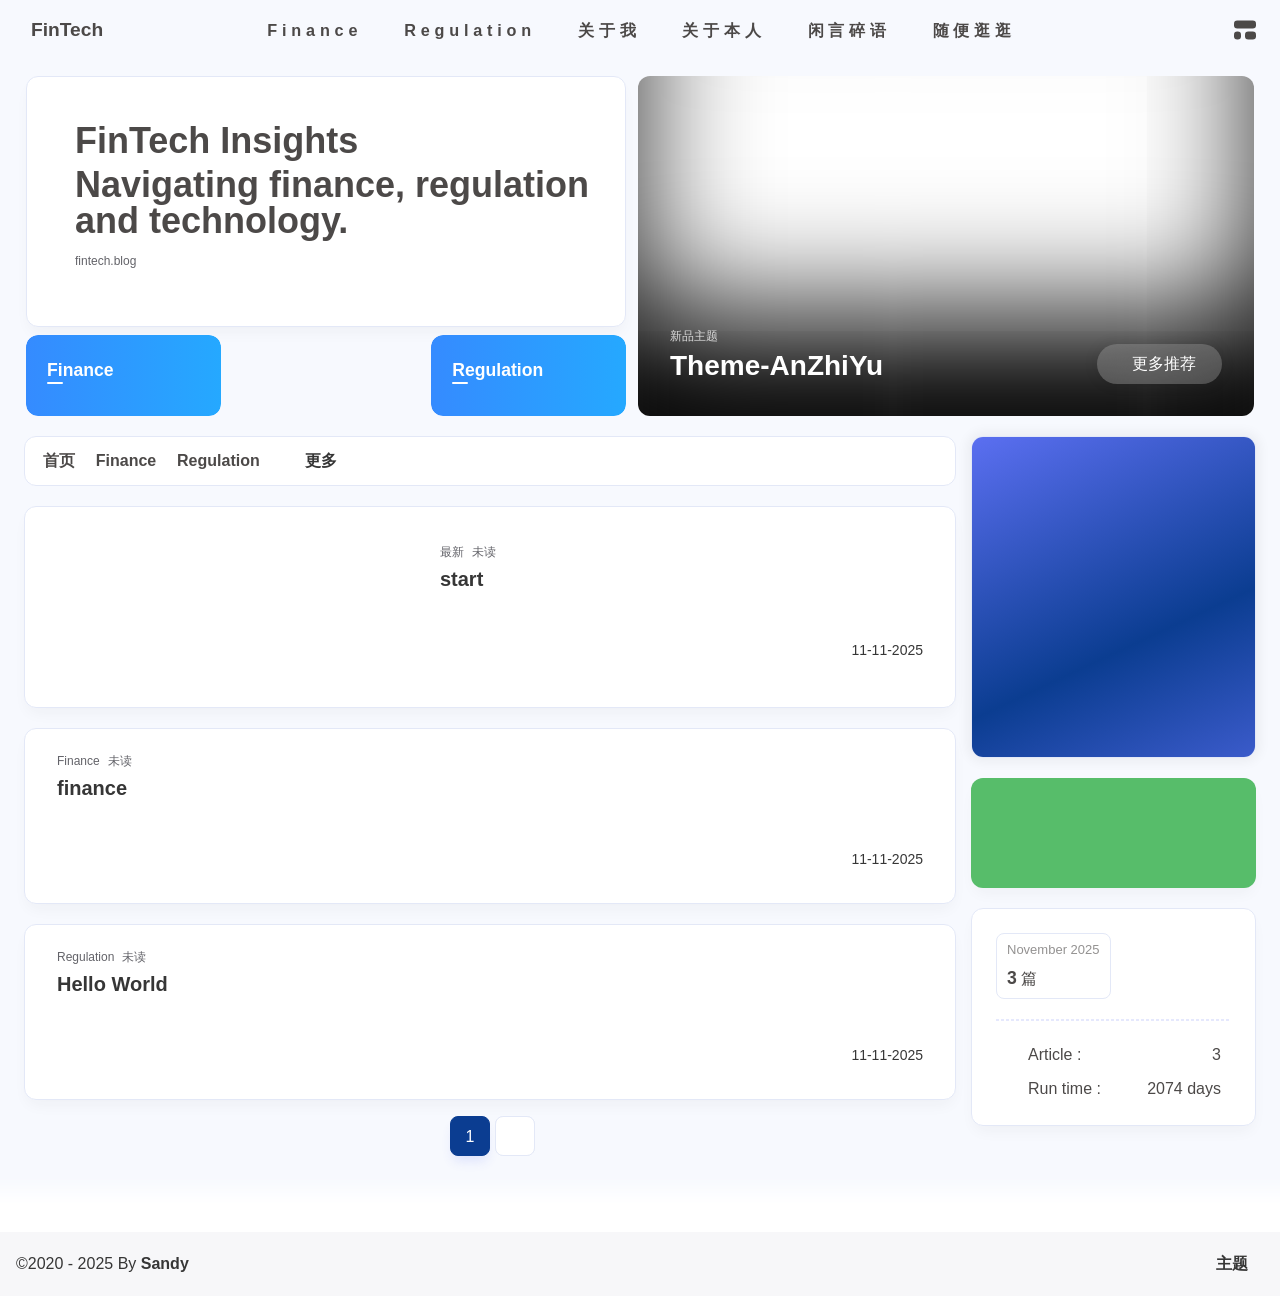
<file: index.html>
<!DOCTYPE html><html lang="en" data-theme="light"><head><meta charset="UTF-8"><meta http-equiv="X-UA-Compatible" content="IE=edge"><meta name="viewport" content="width=device-width, initial-scale=1.0, user-scalable=no"><title>FinTech</title><meta name="keywords" content="Finance, Regulation, Web3, AI, Blockchain"><meta name="author" content="Sandy"><meta name="copyright" content="Sandy"><meta name="format-detection" content="telephone=no"><meta name="theme-color" content="#F4F7FB"><meta name="mobile-web-app-capable" content="yes"><meta name="apple-touch-fullscreen" content="yes"><meta name="apple-mobile-web-app-title" content="FinTech"><meta name="application-name" content="FinTech"><meta name="apple-mobile-web-app-capable" content="yes"><meta name="apple-mobile-web-app-status-bar-style" content="#F4F7FB"><meta property="og:type" content="website"><meta property="og:title" content="FinTech"><meta property="og:url" content="http://example.com/index.html"><meta property="og:site_name" content="FinTech"><meta property="og:description" content="FinTech Blog"><meta property="og:locale" content="en"><meta property="og:image" content="https://bu.dusays.com/2023/04/27/64496e511b09c.jpg"><meta property="article:author" content="Sandy"><meta property="article:tag" content="Finance, Regulation, Web3, AI, Blockchain"><meta name="twitter:card" content="summary"><meta name="twitter:image" content="https://bu.dusays.com/2023/04/27/64496e511b09c.jpg"><meta name="description" content="FinTech Blog"><link rel="shortcut icon" href="/favicon.ico"><link rel="canonical" href="http://example.com/"><link rel="preconnect" href="//cdn.cbd.int"/><meta name="google-site-verification" content="xxx"/><meta name="baidu-site-verification" content="code-xxx"/><meta name="msvalidate.01" content="xxx"/><link rel="stylesheet" href="/css/index.css"><link rel="stylesheet" href="https://cdn.cbd.int/node-snackbar@0.1.16/dist/snackbar.min.css" media="print" onload="this.media='all'"><link rel="stylesheet" href="https://cdn.cbd.int/@fancyapps/ui@5.0.28/dist/fancybox/fancybox.css" media="print" onload="this.media='all'"><script>const GLOBAL_CONFIG = {
  linkPageTop: undefined,
  peoplecanvas: undefined,
  postHeadAiDescription: undefined,
  diytitle: undefined,
  LA51: undefined,
  greetingBox: undefined,
  twikooEnvId: '',
  commentBarrageConfig:undefined,
  music_page_default: "nav_music",
  root: '/',
  preloader: undefined,
  friends_vue_info: undefined,
  navMusic: false,
  mainTone: undefined,
  authorStatus: undefined,
  algolia: undefined,
  localSearch: {"path":"/search.xml","preload":false,"languages":{"hits_empty":"We didn't find any results for the search: ${query}"}},
  translate: {"defaultEncoding":2,"translateDelay":0,"msgToTraditionalChinese":"繁","msgToSimplifiedChinese":"简","rightMenuMsgToTraditionalChinese":"转为繁体","rightMenuMsgToSimplifiedChinese":"转为简体"},
  noticeOutdate: undefined,
  highlight: {"plugin":"highlight.js","highlightCopy":true,"highlightLang":true,"highlightHeightLimit":330},
  copy: {
    success: 'Copy successfully',
    error: 'Copy error',
    noSupport: 'The browser does not support'
  },
  relativeDate: {
    homepage: false,
    simplehomepage: true,
    post: false
  },
  runtime: 'days',
  date_suffix: {
    just: 'Just',
    min: 'minutes ago',
    hour: 'hours ago',
    day: 'days ago',
    month: 'months ago'
  },
  copyright: {"copy":true,"copyrightEbable":false,"limitCount":50,"languages":{"author":"Author: Sandy","link":"Link: ","source":"Source: FinTech","info":"Copyright is owned by the author. For commercial reprints, please contact the author for authorization. For non-commercial reprints, please indicate the source.","copySuccess":"Copy success, copy and reprint please mark the address of this article"}},
  lightbox: 'fancybox',
  Snackbar: {"chs_to_cht":"Traditional Chinese Activated Manually","cht_to_chs":"Simplified Chinese Activated Manually","day_to_night":"Dark Mode Activated Manually","night_to_day":"Light Mode Activated Manually","bgLight":"#425AEF","bgDark":"#1f1f1f","position":"top-center"},
  source: {
    justifiedGallery: {
      js: 'https://cdn.cbd.int/flickr-justified-gallery@2.1.2/dist/fjGallery.min.js',
      css: 'https://cdn.cbd.int/flickr-justified-gallery@2.1.2/dist/fjGallery.css'
    }
  },
  isPhotoFigcaption: false,
  islazyload: true,
  isAnchor: false,
  shortcutKey: undefined,
  autoDarkmode: true
}</script><script id="config-diff">var GLOBAL_CONFIG_SITE = {
  configTitle: 'FinTech',
  title: 'FinTech',
  postAI: '',
  pageFillDescription: '',
  isPost: false,
  isHome: true,
  isHighlightShrink: false,
  isToc: false,
  postUpdate: '2025-11-11 18:37:37',
  postMainColor: '',
}</script><noscript><style type="text/css">
  #nav {
    opacity: 1
  }
  .justified-gallery img {
    opacity: 1
  }

  #recent-posts time,
  #post-meta time {
    display: inline !important
  }
</style></noscript><script>(win=>{
      win.saveToLocal = {
        set: (key, value, ttl) => {
          if (ttl === 0) return
          const now = Date.now()
          const expiry = now + ttl * 86400000
          const item = {
            value,
            expiry
          }
          localStorage.setItem(key, JSON.stringify(item))
        },
      
        get: key => {
          const itemStr = localStorage.getItem(key)
      
          if (!itemStr) {
            return undefined
          }
          const item = JSON.parse(itemStr)
          const now = Date.now()
      
          if (now > item.expiry) {
            localStorage.removeItem(key)
            return undefined
          }
          return item.value
        }
      }
    
      win.getScript = (url, attr = {}) => new Promise((resolve, reject) => {
        const script = document.createElement('script')
        script.src = url
        script.async = true
        script.onerror = reject
        script.onload = script.onreadystatechange = function() {
          const loadState = this.readyState
          if (loadState && loadState !== 'loaded' && loadState !== 'complete') return
          script.onload = script.onreadystatechange = null
          resolve()
        }

        Object.keys(attr).forEach(key => {
          script.setAttribute(key, attr[key])
        })

        document.head.appendChild(script)
      })
    
      win.getCSS = (url, id = false) => new Promise((resolve, reject) => {
        const link = document.createElement('link')
        link.rel = 'stylesheet'
        link.href = url
        if (id) link.id = id
        link.onerror = reject
        link.onload = link.onreadystatechange = function() {
          const loadState = this.readyState
          if (loadState && loadState !== 'loaded' && loadState !== 'complete') return
          link.onload = link.onreadystatechange = null
          resolve()
        }
        document.head.appendChild(link)
      })
    
      win.activateDarkMode = () => {
        document.documentElement.setAttribute('data-theme', 'dark')
        if (document.querySelector('meta[name="theme-color"]') !== null) {
          document.querySelector('meta[name="theme-color"]').setAttribute('content', '#0A1633')
        }
      }
      win.activateLightMode = () => {
        document.documentElement.setAttribute('data-theme', 'light')
        if (document.querySelector('meta[name="theme-color"]') !== null) {
          document.querySelector('meta[name="theme-color"]').setAttribute('content', '#F4F7FB')
        }
      }
      const t = saveToLocal.get('theme')
    
          const isDarkMode = window.matchMedia('(prefers-color-scheme: dark)').matches
          const isLightMode = window.matchMedia('(prefers-color-scheme: light)').matches
          const isNotSpecified = window.matchMedia('(prefers-color-scheme: no-preference)').matches
          const hasNoSupport = !isDarkMode && !isLightMode && !isNotSpecified

          if (t === undefined) {
            if (isLightMode) activateLightMode()
            else if (isDarkMode) activateDarkMode()
            else if (isNotSpecified || hasNoSupport) {
              const now = new Date()
              const hour = now.getHours()
              const isNight = hour <= 6 || hour >= 18
              isNight ? activateDarkMode() : activateLightMode()
            }
            window.matchMedia('(prefers-color-scheme: dark)').addListener(e => {
              if (saveToLocal.get('theme') === undefined) {
                e.matches ? activateDarkMode() : activateLightMode()
              }
            })
          } else if (t === 'light') activateLightMode()
          else activateDarkMode()
        
      const asideStatus = saveToLocal.get('aside-status')
      if (asideStatus !== undefined) {
        if (asideStatus === 'hide') {
          document.documentElement.classList.add('hide-aside')
        } else {
          document.documentElement.classList.remove('hide-aside')
        }
      }
    
      const detectApple = () => {
        if(/iPad|iPhone|iPod|Macintosh/.test(navigator.userAgent)){
          document.documentElement.classList.add('apple')
        }
      }
      detectApple()
    })(window)</script><meta name="generator" content="Hexo 8.1.1"></head><body data-type="anzhiyu"><div id="web_bg"></div><div id="an_music_bg"></div><div class="page" id="body-wrap"><header class="not-top-img" id="page-header"><nav id="nav"><div id="nav-group"><span id="blog_name"><a id="site-name" href="/" accesskey="h"><div class="title">FinTech</div><i class="anzhiyufont anzhiyu-icon-house-chimney"></i></a></span><div class="mask-name-container"><div id="name-container"><a id="page-name" href="javascript:anzhiyu.scrollToDest(0, 500)">PAGE_NAME</a></div></div><div id="menus"><div class="menus_items"><div class="menus_item"><a class="site-page faa-parent animated-hover" href="/categories/Finance/"><span> Finance</span></a></div><div class="menus_item"><a class="site-page faa-parent animated-hover" href="/categories/Regulation/"><span> Regulation</span></a></div><div class="menus_item"><a class="site-page faa-parent animated-hover" href="/about/"><span> 关于我</span></a></div><div class="menus_item"><a class="site-page faa-parent animated-hover" href="/about/"><span> 关于本人</span></a></div><div class="menus_item"><a class="site-page faa-parent animated-hover" href="/essay/"><span> 闲言碎语</span></a></div><div class="menus_item"><a class="site-page faa-parent animated-hover" href="javascript:toRandomPost()"><span> 随便逛逛</span></a></div></div></div><div id="nav-right"><div class="nav-button" id="randomPost_button"><a class="site-page" onclick="toRandomPost()" title="随机前往一个文章" href="javascript:void(0);"><i class="anzhiyufont anzhiyu-icon-dice"></i></a></div><div class="nav-button" id="search-button"><a class="site-page social-icon search" href="javascript:void(0);" title="搜索🔍" accesskey="s"><i class="anzhiyufont anzhiyu-icon-magnifying-glass"></i><span> Search</span></a></div><input id="center-console" type="checkbox"/><label class="widget" for="center-console" title="中控台" onclick="anzhiyu.switchConsole();"><i class="left"></i><i class="widget center"></i><i class="widget right"></i></label><div id="console"><div class="console-card-group-reward"><ul class="reward-all console-card"><li class="reward-item"><a href="https://npm.elemecdn.com/anzhiyu-blog@1.1.6/img/post/common/qrcode-weichat.png" target="_blank"><img class="post-qr-code-img" alt="微信" src= "[data-uri]" onerror="this.onerror=null,this.src=&quot;/img/404.jpg&quot;" data-lazy-src="https://npm.elemecdn.com/anzhiyu-blog@1.1.6/img/post/common/qrcode-weichat.png"/></a><div class="post-qr-code-desc">微信</div></li><li class="reward-item"><a href="https://npm.elemecdn.com/anzhiyu-blog@1.1.6/img/post/common/qrcode-alipay.png" target="_blank"><img class="post-qr-code-img" alt="支付宝" src= "[data-uri]" onerror="this.onerror=null,this.src=&quot;/img/404.jpg&quot;" data-lazy-src="https://npm.elemecdn.com/anzhiyu-blog@1.1.6/img/post/common/qrcode-alipay.png"/></a><div class="post-qr-code-desc">支付宝</div></li></ul></div><div class="console-card-group"><div class="console-card-group-left"><div class="console-card" id="card-newest-comments"><div class="card-content"><div class="author-content-item-tips">互动</div><span class="author-content-item-title"> Newest Comments</span></div><div class="aside-list"><span>loading...</span></div></div></div><div class="console-card-group-right"><div class="console-card tags"><div class="card-content"><div class="author-content-item-tips">兴趣点</div><span class="author-content-item-title">寻找你感兴趣的领域</span></div></div><div class="console-card history"><div class="item-headline"><i class="anzhiyufont anzhiyu-icon-box-archiv"></i><span>文章</span></div><div class="card-archives"><div class="item-headline"><i class="anzhiyufont anzhiyu-icon-archive"></i><span>Archives</span></div><ul class="card-archive-list"><li class="card-archive-list-item"><a class="card-archive-list-link" href="/archives/2025/11/"><span class="card-archive-list-date">November 2025</span><div class="card-archive-list-count-group"><span class="card-archive-list-count">3</span><span>篇</span></div></a></li></ul></div><hr/></div></div></div><div class="button-group"><div class="console-btn-item"><a class="darkmode_switchbutton" title="显示模式切换" href="javascript:void(0);"><i class="anzhiyufont anzhiyu-icon-moon"></i></a></div><div class="console-btn-item" id="consoleHideAside" onclick="anzhiyu.hideAsideBtn()" title="边栏显示控制"><a class="asideSwitch"><i class="anzhiyufont anzhiyu-icon-arrows-left-right"></i></a></div></div><div class="console-mask" onclick="anzhiyu.hideConsole()" href="javascript:void(0);"></div></div><div class="nav-button" id="nav-totop"><a class="totopbtn" href="javascript:void(0);"><i class="anzhiyufont anzhiyu-icon-arrow-up"></i><span id="percent" onclick="anzhiyu.scrollToDest(0,500)">0</span></a></div><div id="toggle-menu"><a class="site-page" href="javascript:void(0);" title="切换"><i class="anzhiyufont anzhiyu-icon-bars"></i></a></div></div></div></nav></header><main id="blog-container"><div id="home_top"><div class="swiper_container_card" style="height: auto;width: 100%"><div id="bannerGroup"><div id="random-banner"><div class="banners-title"><div class="banners-title-big">FinTech Insights</div><div class="banners-title-big">Navigating finance, regulation and technology.</div><div class="banners-title-small">fintech.blog</div></div><a id="random-hover" href="javascript:toRandomPost()"><i class="anzhiyufont anzhiyu-icon-paper-plane"></i><div class="bannerText">随便逛逛<i class="anzhiyufont anzhiyu-icon-arrow-right"></i></div></a></div><div class="categoryGroup"><div class="categoryItem" style="box-shadow:rgba(11, 61, 145, 0.15)"><a class="categoryButton blue" href="/categories/Finance/"><span class="categoryButtonText">Finance</span><i class="anzhiyufont anzhiyu-icon-box-archive"></i></a></div><div class="categoryItem" style="box-shadow:rgba(6, 39, 95, 0.15)"><a class="categoryButton blue" href="/categories/Regulation/"><span class="categoryButtonText">Regulation</span><i class="anzhiyufont anzhiyu-icon-shapes"></i></a></div></div></div><div class="topGroup"><div class="recent-post-item" onclick="pjax.loadUrl(&quot;/2025/11/11/start/&quot;)"><div class="post_cover left_radius"><a href="2025/11/11/start/" title="start"><span class="recent-post-top-text">荐</span><img class="post_bg" onerror="this.onerror=null;this.src='/img/404.jpg'" alt="cover" src= "[data-uri]" onerror="this.onerror=null,this.src=&quot;/img/404.jpg&quot;" data-lazy-src="https://img.090227.xyz/file/ae62475a131f3734a201c.png"></a></div><div class="recent-post-info"><a class="article-title" href="2025/11/11/start/" title="start">start</a></div></div><div class="recent-post-item" onclick="pjax.loadUrl(&quot;/2025/11/11/finance/&quot;)"><div class="post_cover left_radius"><a href="2025/11/11/finance/" title="finance"><span class="recent-post-top-text">荐</span><img class="post_bg" onerror="this.onerror=null;this.src='/img/404.jpg'" alt="cover"></a></div><div class="recent-post-info"><a class="article-title" href="2025/11/11/finance/" title="finance">finance</a></div></div><div class="recent-post-item" onclick="pjax.loadUrl(&quot;/2025/11/11/hello-world/&quot;)"><div class="post_cover left_radius"><a href="2025/11/11/hello-world/" title="Hello World"><span class="recent-post-top-text">荐</span><img class="post_bg" onerror="this.onerror=null;this.src='/img/404.jpg'" alt="cover"></a></div><div class="recent-post-info"><a class="article-title" href="2025/11/11/hello-world/" title="Hello World">Hello World</a></div></div><a class="todayCard" id="todayCard" target="_blank" rel="noopener" href="https://docs.anheyu.com/" style="z-index: 1;"><div class="todayCard-info"><div class="todayCard-tips">新品主题</div><div class="todayCard-title">Theme-AnZhiYu</div></div><img class="todayCard-cover" src= "[data-uri]" onerror="this.onerror=null,this.src=&quot;/img/404.jpg&quot;" data-lazy-src="https://bu.dusays.com/2023/05/13/645fa3cf90d70.webp" onerror="this.onerror=null;this.src='/img/404.jpg'" alt="封面"><div class="banner-button-group"><div class="banner-button" onclick="event.stopPropagation();event.preventDefault();anzhiyu.hideTodayCard();"><i class="anzhiyufont anzhiyu-icon-arrow-circle-right"></i><span class="banner-button-text">更多推荐</span></div></div></a></div><link rel="stylesheet"></div></div><div class="layout" id="content-inner"><div class="recent-posts" id="recent-posts"><div id="categoryBar"><div class="category-bar" id="category-bar"><div id="catalog-bar"><div id="catalog-list"><div class="catalog-list-item" id="首页"><a href="/">首页</a></div>
    <div class="catalog-list-item" id="/categories/Finance/">
      <a href="/categories/Finance/">
        Finance
      </a>
    </div>
    
    <div class="catalog-list-item" id="/categories/Regulation/">
      <a href="/categories/Regulation/">
        Regulation
      </a>
    </div>
    </div><div class="category-bar-next" id="category-bar-next" onclick="anzhiyu.scrollCategoryBarToRight()"><i class="anzhiyufont anzhiyu-icon-angle-double-right"></i></div><a class="catalog-more" href="/categories/">更多</a></div></div></div><div class="recent-post-item lastestpost-item" onclick="pjax.loadUrl('/2025/11/11/start/')"><div class="post_cover left"><a href="/2025/11/11/start/" title="start" style="display: flex;height: 100%;"><img class="post_bg" src= "[data-uri]" onerror="this.onerror=null,this.src=&quot;/img/404.jpg&quot;" data-lazy-src="https://img.090227.xyz/file/ae62475a131f3734a201c.png" onerror="this.onerror=null;this.src='/img/404.jpg'" alt="start" style="pointer-events: none"></a></div><div class="recent-post-info"><div class="recent-post-info-top"><div class="recent-post-info-top-tips"><span class="newPost">最新</span><a class="unvisited-post" href="/2025/11/11/start/" title="start">未读</a></div><a class="article-title" href="/2025/11/11/start/" title="start">start</a></div><div class="article-meta-wrap"><span class="post-meta-date"><i class="anzhiyufont anzhiyu-icon-calendar-days" style="font-size: 15px; display:none"></i><span class="article-meta-label">Created</span><time datetime="2025-11-11T15:39:15.000Z" title="Created 2025-11-11 16:39:15" time="2025-11-11 16:39:15">2025-11-11</time><time class="time_hidden" datetime="2025-11-11T15:39:15.019Z" title="Updated 2025-11-11 16:39:15" time="2025-11-11 16:39:15">2025-11-11</time></span></div><div class="content">
[up主专用，视频内嵌代码贴在这]



.video-container {
    position: relative;
    width: 100%;
    padding-top: 56.25%; /* 16:9 aspect ratio (height/width = 9/16 * 100%) */
}

.video-container iframe {
    position: absolute;
    top: 0;
    left: 0;
    width: 100%;
    height: 100%;
}

</div></div></div><div class="recent-post-item" onclick="pjax.loadUrl('/2025/11/11/finance/')"><div class="recent-post-info no-cover"><div class="recent-post-info-top"><div class="recent-post-info-top-tips"><div class="article-categories-original">Finance</div><a class="unvisited-post" href="/2025/11/11/finance/" title="finance">未读</a></div><a class="article-title" href="/2025/11/11/finance/" title="finance">finance</a></div><div class="article-meta-wrap"><span class="post-meta-date"><i class="anzhiyufont anzhiyu-icon-calendar-days" style="font-size: 15px; display:none"></i><span class="article-meta-label">Created</span><time datetime="2025-11-11T15:28:33.000Z" title="Created 2025-11-11 16:28:33" time="2025-11-11 16:28:33">2025-11-11</time><time class="time_hidden" datetime="2025-11-11T15:37:31.841Z" title="Updated 2025-11-11 16:37:31" time="2025-11-11 16:37:31">2025-11-11</time></span></div><div class="content"></div></div></div><div class="recent-post-item" onclick="pjax.loadUrl('/2025/11/11/hello-world/')"><div class="recent-post-info no-cover"><div class="recent-post-info-top"><div class="recent-post-info-top-tips"><div class="article-categories-original">Regulation</div><a class="unvisited-post" href="/2025/11/11/hello-world/" title="Hello World">未读</a></div><a class="article-title" href="/2025/11/11/hello-world/" title="Hello World">Hello World</a></div><div class="article-meta-wrap"><span class="post-meta-date"><i class="anzhiyufont anzhiyu-icon-calendar-days" style="font-size: 15px; display:none"></i><span class="article-meta-label">Created</span><time datetime="2025-11-11T14:09:35.910Z" title="Created 2025-11-11 15:09:35" time="2025-11-11 15:09:35">2025-11-11</time><time class="time_hidden" datetime="2025-11-11T15:37:23.750Z" title="Updated 2025-11-11 16:37:23" time="2025-11-11 16:37:23">2025-11-11</time></span></div><div class="content">Welcome to Hexo! This is your very first post. Check documentation for more info. If you get any problems when using Hexo, you can find the answer in troubleshooting or you can ask me on GitHub.
Quick StartCreate a new post1$ hexo new &quot;My New Post&quot;

More info: Writing
Run server1$ hexo server

More info: Server
Generate static files1$ hexo generate

More info: Generating
Deploy to remote sites1$ hexo deploy

More info: Deployment
</div></div></div><nav id="pagination"><div class="pagination"><span class="page-number current">1</span><div class="toPageGroup"><input id="toPageText" oninput="value=value.replace(/[^0-9]/g,'')" maxlength="3" onkeyup="this.value=this.value.replace(/[^u4e00-u9fa5w]/g,'')" aria-label="toPage"><a id="toPageButton" onclick="anzhiyu.toPage()"><i class="anzhiyufont anzhiyu-icon-angles-right" style="font-weight: inherit; font-size: 1rem;"></i></a></div></div></nav></div><div class="aside-content" id="aside-content"><div class="card-widget card-info"><div class="card-content"><div class="author-info-avatar"><img class="avatar-img" src= "[data-uri]" onerror="this.onerror=null,this.src=&quot;/img/404.jpg&quot;" data-lazy-src="https://bu.dusays.com/2023/04/27/64496e511b09c.jpg" onerror="this.onerror=null;this.src='/img/friend_404.gif'" alt="avatar"/></div><div class="author-info__description">FinTech Blog</div></div></div><div class="card-widget anzhiyu-right-widget" id="card-wechat" onclick="null"><div id="flip-wrapper"><div id="flip-content"><div class="face" style="background: url(https://bu.dusays.com/2023/01/13/63c02edf44033.png) center center / 100% no-repeat"></div><div class="back face" style="background: url(https://bu.dusays.com/2023/05/13/645fa415e8694.png) center center / 100% no-repeat"></div></div></div></div><div class="sticky_layout"><div class="card-widget"><div class="card-archives"><div class="item-headline"><i class="anzhiyufont anzhiyu-icon-archive"></i><span>Archives</span></div><ul class="card-archive-list"><li class="card-archive-list-item"><a class="card-archive-list-link" href="/archives/2025/11/"><span class="card-archive-list-date">November 2025</span><div class="card-archive-list-count-group"><span class="card-archive-list-count">3</span><span>篇</span></div></a></li></ul></div><hr/><div class="card-webinfo"><div class="item-headline"><i class="anzhiyufont anzhiyu-icon-chart-line"></i><span>Info</span></div><div class="webinfo"><div class="webinfo-item"><div class="webinfo-item-title"><i class="anzhiyufont anzhiyu-icon-file-lines"></i><div class="item-name">Article :</div></div><div class="item-count">3</div></div><div class="webinfo-item"><div class="webinfo-item-title"><i class="anzhiyufont anzhiyu-icon-stopwatch"></i><div class="item-name">Run time :</div></div><div class="item-count" id="runtimeshow" data-publishDate="2021-03-31T22:00:00.000Z"><i class="anzhiyufont anzhiyu-icon-spinner anzhiyu-spin"></i></div></div></div></div></div></div></div></div></main><footer id="footer"><div id="footer-wrap"></div><div id="footer-bar"><div class="footer-bar-links"><div class="footer-bar-left"><div id="footer-bar-tips"><div class="copyright">&copy;2020 - 2025 By <a class="footer-bar-link" href="/" title="Sandy" target="_blank">Sandy</a></div></div><div id="footer-type-tips"></div></div><div class="footer-bar-right"><a class="footer-bar-link" target="_blank" rel="noopener" href="https://github.com/anzhiyu-c/hexo-theme-anzhiyu" title="主题">主题</a></div></div></div></footer></div><div id="sidebar"><div id="menu-mask"></div><div id="sidebar-menus"><div class="sidebar-site-data site-data is-center"><a href="/archives/" title="archive"><div class="headline">Articles</div><div class="length-num">3</div></a><a href="/tags/" title="tag"><div class="headline">Tags</div><div class="length-num">0</div></a><a href="/categories/" title="category"><div class="headline">Categories</div><div class="length-num">2</div></a></div><span class="sidebar-menu-item-title">Function</span><div class="sidebar-menu-item"><a class="darkmode_switchbutton menu-child" href="javascript:void(0);" title="Display Mode"><i class="anzhiyufont anzhiyu-icon-circle-half-stroke"></i><span>Display Mode</span></a></div><div class="back-menu-list-groups"><div class="back-menu-list-group"><div class="back-menu-list-title">网页</div><div class="back-menu-list"><a class="back-menu-item" target="_blank" rel="noopener" href="https://blog.anheyu.com/" title="博客"><img class="back-menu-item-icon" src= "[data-uri]" onerror="this.onerror=null,this.src=&quot;/img/404.jpg&quot;" data-lazy-src="/img/favicon.ico" alt="博客"/><span class="back-menu-item-text">博客</span></a></div></div><div class="back-menu-list-group"><div class="back-menu-list-title">项目</div><div class="back-menu-list"><a class="back-menu-item" target="_blank" rel="noopener" href="https://image.anheyu.com/" title="安知鱼图床"><img class="back-menu-item-icon" src= "[data-uri]" onerror="this.onerror=null,this.src=&quot;/img/404.jpg&quot;" data-lazy-src="https://image.anheyu.com/favicon.ico" alt="安知鱼图床"/><span class="back-menu-item-text">安知鱼图床</span></a></div></div></div><div class="menus_items"><div class="menus_item"><a class="site-page faa-parent animated-hover" href="/categories/Finance/"><span> Finance</span></a></div><div class="menus_item"><a class="site-page faa-parent animated-hover" href="/categories/Regulation/"><span> Regulation</span></a></div><div class="menus_item"><a class="site-page faa-parent animated-hover" href="/about/"><span> 关于我</span></a></div><div class="menus_item"><a class="site-page faa-parent animated-hover" href="/about/"><span> 关于本人</span></a></div><div class="menus_item"><a class="site-page faa-parent animated-hover" href="/essay/"><span> 闲言碎语</span></a></div><div class="menus_item"><a class="site-page faa-parent animated-hover" href="javascript:toRandomPost()"><span> 随便逛逛</span></a></div></div><span class="sidebar-menu-item-title">标签</span></div></div><div id="rightside"><div id="rightside-config-hide"><button id="translateLink" type="button" title="Switch Between Traditional Chinese And Simplified Chinese">繁</button><button id="darkmode" type="button" title="Switch Between Light And Dark Mode"><i class="anzhiyufont anzhiyu-icon-circle-half-stroke"></i></button><button id="hide-aside-btn" type="button" title="Toggle between single-column and double-column"><i class="anzhiyufont anzhiyu-icon-arrows-left-right"></i></button></div><div id="rightside-config-show"><button id="rightside-config" type="button" title="Setting"><i class="anzhiyufont anzhiyu-icon-gear"></i></button><button id="go-up" type="button" title="Back To Top"><i class="anzhiyufont anzhiyu-icon-arrow-up"></i></button></div></div><div id="local-search"><div class="search-dialog"><nav class="search-nav"><span class="search-dialog-title">Search</span><span id="loading-status"></span><button class="search-close-button"><i class="anzhiyufont anzhiyu-icon-xmark"></i></button></nav><div class="is-center" id="loading-database"><i class="anzhiyufont anzhiyu-icon-spinner anzhiyu-pulse-icon"></i><span>  Loading the Database</span></div><div class="search-wrap"><div id="local-search-input"><div class="local-search-box"><input class="local-search-box--input" placeholder="Search for Posts" type="text"/></div></div><hr/><div id="local-search-results"></div></div></div><div id="search-mask"></div></div><div id="rightMenu"><div class="rightMenu-group rightMenu-small"><div class="rightMenu-item" id="menu-backward"><i class="anzhiyufont anzhiyu-icon-arrow-left"></i></div><div class="rightMenu-item" id="menu-forward"><i class="anzhiyufont anzhiyu-icon-arrow-right"></i></div><div class="rightMenu-item" id="menu-refresh"><i class="anzhiyufont anzhiyu-icon-arrow-rotate-right" style="font-size: 1rem;"></i></div><div class="rightMenu-item" id="menu-top"><i class="anzhiyufont anzhiyu-icon-arrow-up"></i></div></div><div class="rightMenu-group rightMenu-line rightMenuPlugin"><div class="rightMenu-item" id="menu-copytext"><i class="anzhiyufont anzhiyu-icon-copy"></i><span>复制选中文本</span></div><div class="rightMenu-item" id="menu-pastetext"><i class="anzhiyufont anzhiyu-icon-paste"></i><span>粘贴文本</span></div><a class="rightMenu-item" id="menu-commenttext"><i class="anzhiyufont anzhiyu-icon-comment-medical"></i><span>引用到评论</span></a><div class="rightMenu-item" id="menu-newwindow"><i class="anzhiyufont anzhiyu-icon-window-restore"></i><span>新窗口打开</span></div><div class="rightMenu-item" id="menu-copylink"><i class="anzhiyufont anzhiyu-icon-link"></i><span>复制链接地址</span></div><div class="rightMenu-item" id="menu-copyimg"><i class="anzhiyufont anzhiyu-icon-images"></i><span>复制此图片</span></div><div class="rightMenu-item" id="menu-downloadimg"><i class="anzhiyufont anzhiyu-icon-download"></i><span>下载此图片</span></div><div class="rightMenu-item" id="menu-newwindowimg"><i class="anzhiyufont anzhiyu-icon-window-restore"></i><span>新窗口打开图片</span></div><div class="rightMenu-item" id="menu-search"><i class="anzhiyufont anzhiyu-icon-magnifying-glass"></i><span>站内搜索</span></div><div class="rightMenu-item" id="menu-searchBaidu"><i class="anzhiyufont anzhiyu-icon-magnifying-glass"></i><span>百度搜索</span></div><div class="rightMenu-item" id="menu-music-toggle"><i class="anzhiyufont anzhiyu-icon-play"></i><span>播放音乐</span></div><div class="rightMenu-item" id="menu-music-back"><i class="anzhiyufont anzhiyu-icon-backward"></i><span>切换到上一首</span></div><div class="rightMenu-item" id="menu-music-forward"><i class="anzhiyufont anzhiyu-icon-forward"></i><span>切换到下一首</span></div><div class="rightMenu-item" id="menu-music-playlist" onclick="window.open(&quot;https://y.qq.com/n/ryqq/playlist/8802438608&quot;, &quot;_blank&quot;);" style="display: none;"><i class="anzhiyufont anzhiyu-icon-radio"></i><span>查看所有歌曲</span></div><div class="rightMenu-item" id="menu-music-copyMusicName"><i class="anzhiyufont anzhiyu-icon-copy"></i><span>复制歌名</span></div></div><div class="rightMenu-group rightMenu-line rightMenuOther"><a class="rightMenu-item menu-link" id="menu-randomPost"><i class="anzhiyufont anzhiyu-icon-shuffle"></i><span>随便逛逛</span></a><a class="rightMenu-item menu-link" href="/categories/"><i class="anzhiyufont anzhiyu-icon-cube"></i><span>博客分类</span></a><a class="rightMenu-item menu-link" href="/tags/"><i class="anzhiyufont anzhiyu-icon-tags"></i><span>文章标签</span></a></div><div class="rightMenu-group rightMenu-line rightMenuOther"><a class="rightMenu-item" id="menu-copy" href="javascript:void(0);"><i class="anzhiyufont anzhiyu-icon-copy"></i><span>复制地址</span></a><a class="rightMenu-item" id="menu-commentBarrage" href="javascript:void(0);"><i class="anzhiyufont anzhiyu-icon-message"></i><span class="menu-commentBarrage-text">关闭热评</span></a><a class="rightMenu-item" id="menu-darkmode" href="javascript:void(0);"><i class="anzhiyufont anzhiyu-icon-circle-half-stroke"></i><span class="menu-darkmode-text">深色模式</span></a><a class="rightMenu-item" id="menu-translate" href="javascript:void(0);"><i class="anzhiyufont anzhiyu-icon-language"></i><span>轉為繁體</span></a></div></div><div id="rightmenu-mask"></div><div><script src="/js/utils.js"></script><script src="/js/main.js"></script><script src="/js/tw_cn.js"></script><script src="https://cdn.cbd.int/@fancyapps/ui@5.0.28/dist/fancybox/fancybox.umd.js"></script><script src="https://cdn.cbd.int/instant.page@5.2.0/instantpage.js" type="module"></script><script src="https://cdn.cbd.int/vanilla-lazyload@17.8.5/dist/lazyload.iife.min.js"></script><script src="https://cdn.cbd.int/node-snackbar@0.1.16/dist/snackbar.min.js"></script><script async src="/anzhiyu/random.js"></script><script src="/js/search/local-search.js"></script><div class="js-pjax"><input type="hidden" name="page-type" id="page-type" value="anzhiyu"></div><script>var visitorMail = "";
</script><script async data-pjax src="https://cdn.cbd.int/anzhiyu-theme-static@1.0.0/waterfall/waterfall.js"></script><script src="https://lf3-cdn-tos.bytecdntp.com/cdn/expire-1-M/qrcodejs/1.0.0/qrcode.min.js"></script><link rel="stylesheet" href="https://cdn.cbd.int/anzhiyu-theme-static@1.1.9/icon/ali_iconfont_css.css"><link rel="stylesheet" href="https://cdn.cbd.int/anzhiyu-theme-static@1.0.0/aplayer/APlayer.min.css" media="print" onload="this.media='all'"><script src="https://cdn.cbd.int/anzhiyu-blog-static@1.0.1/js/APlayer.min.js"></script><script src="https://cdn.cbd.int/hexo-anzhiyu-music@1.0.1/assets/js/Meting2.min.js"></script><script src="https://cdn.cbd.int/pjax@0.2.8/pjax.min.js"></script><script>let pjaxSelectors = ["head > title","#config-diff","#body-wrap","#rightside-config-hide","#rightside-config-show",".js-pjax"]
var pjax = new Pjax({
  elements: 'a:not([target="_blank"])',
  selectors: pjaxSelectors,
  cacheBust: false,
  analytics: false,
  scrollRestoration: false
})

document.addEventListener('pjax:send', function () {
  // removeEventListener scroll 
  anzhiyu.removeGlobalFnEvent('pjax')
  anzhiyu.removeGlobalFnEvent('themeChange')

  document.getElementById('rightside').classList.remove('rightside-show')
  
  if (window.aplayers) {
    for (let i = 0; i < window.aplayers.length; i++) {
      if (!window.aplayers[i].options.fixed) {
        window.aplayers[i].destroy()
      }
    }
  }

  typeof typed === 'object' && typed.destroy()

  //reset readmode
  const $bodyClassList = document.body.classList
  $bodyClassList.contains('read-mode') && $bodyClassList.remove('read-mode')
})

document.addEventListener('pjax:complete', function () {
  window.refreshFn()

  document.querySelectorAll('script[data-pjax]').forEach(item => {
    const newScript = document.createElement('script')
    const content = item.text || item.textContent || item.innerHTML || ""
    Array.from(item.attributes).forEach(attr => newScript.setAttribute(attr.name, attr.value))
    newScript.appendChild(document.createTextNode(content))
    item.parentNode.replaceChild(newScript, item)
  })

  GLOBAL_CONFIG.islazyload && window.lazyLoadInstance.update()

  typeof panguInit === 'function' && panguInit()

  // google analytics
  typeof gtag === 'function' && gtag('config', '', {'page_path': window.location.pathname});

  // baidu analytics
  typeof _hmt === 'object' && _hmt.push(['_trackPageview',window.location.pathname]);

  typeof loadMeting === 'function' && document.getElementsByClassName('aplayer').length && loadMeting()

  // prismjs
  typeof Prism === 'object' && Prism.highlightAll()
})

document.addEventListener('pjax:error', e => {
  if (e.request.status === 404) {
    pjax.loadUrl('/404.html')
  }
})</script><script charset="UTF-8" src="https://cdn.cbd.int/anzhiyu-theme-static@1.1.5/accesskey/accesskey.js"></script></div><div id="popup-window"><div class="popup-window-title">通知</div><div class="popup-window-divider"></div><div class="popup-window-content"><div class="popup-tip">你好呀</div><div class="popup-link"><i class="anzhiyufont anzhiyu-icon-arrow-circle-right"></i></div></div></div></body></html>
</file>
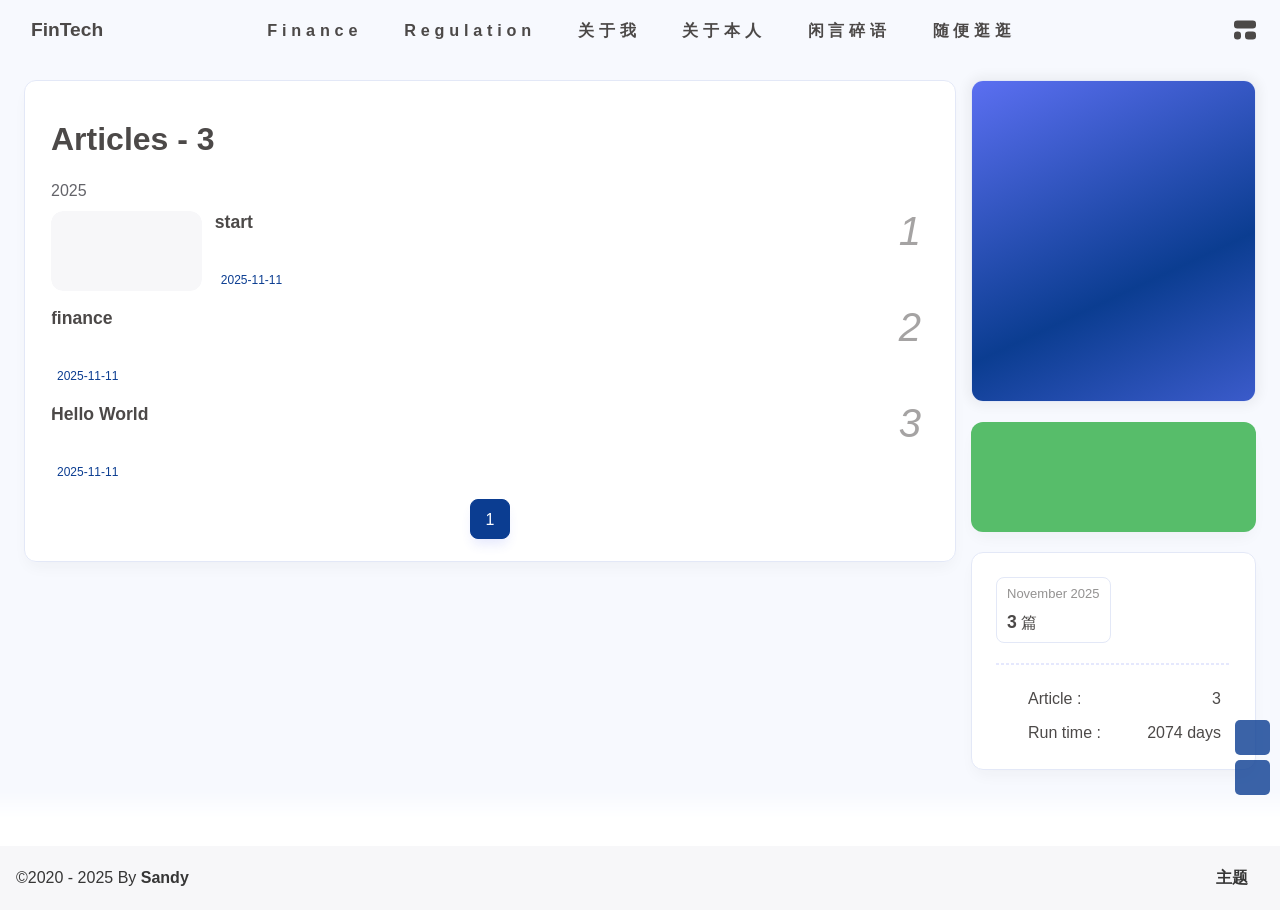
<file: archives/index.html>
<!DOCTYPE html><html lang="en" data-theme="light"><head><meta charset="UTF-8"><meta http-equiv="X-UA-Compatible" content="IE=edge"><meta name="viewport" content="width=device-width, initial-scale=1.0, user-scalable=no"><title>Archives | FinTech</title><meta name="keywords" content="Finance, Regulation, Web3, AI, Blockchain"><meta name="author" content="Sandy"><meta name="copyright" content="Sandy"><meta name="format-detection" content="telephone=no"><meta name="theme-color" content="#F4F7FB"><meta name="mobile-web-app-capable" content="yes"><meta name="apple-touch-fullscreen" content="yes"><meta name="apple-mobile-web-app-title" content="Archives"><meta name="application-name" content="Archives"><meta name="apple-mobile-web-app-capable" content="yes"><meta name="apple-mobile-web-app-status-bar-style" content="#F4F7FB"><meta property="og:type" content="website"><meta property="og:title" content="Archives"><meta property="og:url" content="http://example.com/archives/index.html"><meta property="og:site_name" content="FinTech"><meta property="og:description" content="Archives"><meta property="og:locale" content="en"><meta property="og:image" content="https://bu.dusays.com/2023/04/27/64496e511b09c.jpg"><meta property="article:author" content="Sandy"><meta property="article:tag" content="Finance, Regulation, Web3, AI, Blockchain"><meta name="twitter:card" content="summary"><meta name="twitter:image" content="https://bu.dusays.com/2023/04/27/64496e511b09c.jpg"><meta name="description" content="Archives"><link rel="shortcut icon" href="/favicon.ico"><link rel="canonical" href="http://example.com/archives/"><link rel="preconnect" href="//cdn.cbd.int"/><meta name="google-site-verification" content="xxx"/><meta name="baidu-site-verification" content="code-xxx"/><meta name="msvalidate.01" content="xxx"/><link rel="stylesheet" href="/css/index.css"><link rel="stylesheet" href="https://cdn.cbd.int/node-snackbar@0.1.16/dist/snackbar.min.css" media="print" onload="this.media='all'"><link rel="stylesheet" href="https://cdn.cbd.int/@fancyapps/ui@5.0.28/dist/fancybox/fancybox.css" media="print" onload="this.media='all'"><script>const GLOBAL_CONFIG = {
  linkPageTop: undefined,
  peoplecanvas: undefined,
  postHeadAiDescription: undefined,
  diytitle: undefined,
  LA51: undefined,
  greetingBox: undefined,
  twikooEnvId: '',
  commentBarrageConfig:undefined,
  music_page_default: "nav_music",
  root: '/',
  preloader: undefined,
  friends_vue_info: undefined,
  navMusic: false,
  mainTone: undefined,
  authorStatus: undefined,
  algolia: undefined,
  localSearch: {"path":"/search.xml","preload":false,"languages":{"hits_empty":"We didn't find any results for the search: ${query}"}},
  translate: {"defaultEncoding":2,"translateDelay":0,"msgToTraditionalChinese":"繁","msgToSimplifiedChinese":"简","rightMenuMsgToTraditionalChinese":"转为繁体","rightMenuMsgToSimplifiedChinese":"转为简体"},
  noticeOutdate: undefined,
  highlight: {"plugin":"highlight.js","highlightCopy":true,"highlightLang":true,"highlightHeightLimit":330},
  copy: {
    success: 'Copy successfully',
    error: 'Copy error',
    noSupport: 'The browser does not support'
  },
  relativeDate: {
    homepage: false,
    simplehomepage: true,
    post: false
  },
  runtime: 'days',
  date_suffix: {
    just: 'Just',
    min: 'minutes ago',
    hour: 'hours ago',
    day: 'days ago',
    month: 'months ago'
  },
  copyright: {"copy":true,"copyrightEbable":false,"limitCount":50,"languages":{"author":"Author: Sandy","link":"Link: ","source":"Source: FinTech","info":"Copyright is owned by the author. For commercial reprints, please contact the author for authorization. For non-commercial reprints, please indicate the source.","copySuccess":"Copy success, copy and reprint please mark the address of this article"}},
  lightbox: 'fancybox',
  Snackbar: {"chs_to_cht":"Traditional Chinese Activated Manually","cht_to_chs":"Simplified Chinese Activated Manually","day_to_night":"Dark Mode Activated Manually","night_to_day":"Light Mode Activated Manually","bgLight":"#425AEF","bgDark":"#1f1f1f","position":"top-center"},
  source: {
    justifiedGallery: {
      js: 'https://cdn.cbd.int/flickr-justified-gallery@2.1.2/dist/fjGallery.min.js',
      css: 'https://cdn.cbd.int/flickr-justified-gallery@2.1.2/dist/fjGallery.css'
    }
  },
  isPhotoFigcaption: false,
  islazyload: true,
  isAnchor: false,
  shortcutKey: undefined,
  autoDarkmode: true
}</script><script id="config-diff">var GLOBAL_CONFIG_SITE = {
  configTitle: 'FinTech',
  title: 'Archives',
  postAI: '',
  pageFillDescription: '',
  isPost: false,
  isHome: false,
  isHighlightShrink: false,
  isToc: false,
  postUpdate: '2025-11-11 18:37:37',
  postMainColor: '',
}</script><noscript><style type="text/css">
  #nav {
    opacity: 1
  }
  .justified-gallery img {
    opacity: 1
  }

  #recent-posts time,
  #post-meta time {
    display: inline !important
  }
</style></noscript><script>(win=>{
      win.saveToLocal = {
        set: (key, value, ttl) => {
          if (ttl === 0) return
          const now = Date.now()
          const expiry = now + ttl * 86400000
          const item = {
            value,
            expiry
          }
          localStorage.setItem(key, JSON.stringify(item))
        },
      
        get: key => {
          const itemStr = localStorage.getItem(key)
      
          if (!itemStr) {
            return undefined
          }
          const item = JSON.parse(itemStr)
          const now = Date.now()
      
          if (now > item.expiry) {
            localStorage.removeItem(key)
            return undefined
          }
          return item.value
        }
      }
    
      win.getScript = (url, attr = {}) => new Promise((resolve, reject) => {
        const script = document.createElement('script')
        script.src = url
        script.async = true
        script.onerror = reject
        script.onload = script.onreadystatechange = function() {
          const loadState = this.readyState
          if (loadState && loadState !== 'loaded' && loadState !== 'complete') return
          script.onload = script.onreadystatechange = null
          resolve()
        }

        Object.keys(attr).forEach(key => {
          script.setAttribute(key, attr[key])
        })

        document.head.appendChild(script)
      })
    
      win.getCSS = (url, id = false) => new Promise((resolve, reject) => {
        const link = document.createElement('link')
        link.rel = 'stylesheet'
        link.href = url
        if (id) link.id = id
        link.onerror = reject
        link.onload = link.onreadystatechange = function() {
          const loadState = this.readyState
          if (loadState && loadState !== 'loaded' && loadState !== 'complete') return
          link.onload = link.onreadystatechange = null
          resolve()
        }
        document.head.appendChild(link)
      })
    
      win.activateDarkMode = () => {
        document.documentElement.setAttribute('data-theme', 'dark')
        if (document.querySelector('meta[name="theme-color"]') !== null) {
          document.querySelector('meta[name="theme-color"]').setAttribute('content', '#0A1633')
        }
      }
      win.activateLightMode = () => {
        document.documentElement.setAttribute('data-theme', 'light')
        if (document.querySelector('meta[name="theme-color"]') !== null) {
          document.querySelector('meta[name="theme-color"]').setAttribute('content', '#F4F7FB')
        }
      }
      const t = saveToLocal.get('theme')
    
          const isDarkMode = window.matchMedia('(prefers-color-scheme: dark)').matches
          const isLightMode = window.matchMedia('(prefers-color-scheme: light)').matches
          const isNotSpecified = window.matchMedia('(prefers-color-scheme: no-preference)').matches
          const hasNoSupport = !isDarkMode && !isLightMode && !isNotSpecified

          if (t === undefined) {
            if (isLightMode) activateLightMode()
            else if (isDarkMode) activateDarkMode()
            else if (isNotSpecified || hasNoSupport) {
              const now = new Date()
              const hour = now.getHours()
              const isNight = hour <= 6 || hour >= 18
              isNight ? activateDarkMode() : activateLightMode()
            }
            window.matchMedia('(prefers-color-scheme: dark)').addListener(e => {
              if (saveToLocal.get('theme') === undefined) {
                e.matches ? activateDarkMode() : activateLightMode()
              }
            })
          } else if (t === 'light') activateLightMode()
          else activateDarkMode()
        
      const asideStatus = saveToLocal.get('aside-status')
      if (asideStatus !== undefined) {
        if (asideStatus === 'hide') {
          document.documentElement.classList.add('hide-aside')
        } else {
          document.documentElement.classList.remove('hide-aside')
        }
      }
    
      const detectApple = () => {
        if(/iPad|iPhone|iPod|Macintosh/.test(navigator.userAgent)){
          document.documentElement.classList.add('apple')
        }
      }
      detectApple()
    })(window)</script><meta name="generator" content="Hexo 8.1.1"></head><body data-type="anzhiyu"><div id="web_bg"></div><div id="an_music_bg"></div><div class="page" id="body-wrap"><header class="not-top-img" id="page-header"><nav id="nav"><div id="nav-group"><span id="blog_name"><a id="site-name" href="/" accesskey="h"><div class="title">FinTech</div><i class="anzhiyufont anzhiyu-icon-house-chimney"></i></a></span><div class="mask-name-container"><div id="name-container"><a id="page-name" href="javascript:anzhiyu.scrollToDest(0, 500)">PAGE_NAME</a></div></div><div id="menus"><div class="menus_items"><div class="menus_item"><a class="site-page faa-parent animated-hover" href="/categories/Finance/"><span> Finance</span></a></div><div class="menus_item"><a class="site-page faa-parent animated-hover" href="/categories/Regulation/"><span> Regulation</span></a></div><div class="menus_item"><a class="site-page faa-parent animated-hover" href="/about/"><span> 关于我</span></a></div><div class="menus_item"><a class="site-page faa-parent animated-hover" href="/about/"><span> 关于本人</span></a></div><div class="menus_item"><a class="site-page faa-parent animated-hover" href="/essay/"><span> 闲言碎语</span></a></div><div class="menus_item"><a class="site-page faa-parent animated-hover" href="javascript:toRandomPost()"><span> 随便逛逛</span></a></div></div></div><div id="nav-right"><div class="nav-button" id="randomPost_button"><a class="site-page" onclick="toRandomPost()" title="随机前往一个文章" href="javascript:void(0);"><i class="anzhiyufont anzhiyu-icon-dice"></i></a></div><div class="nav-button" id="search-button"><a class="site-page social-icon search" href="javascript:void(0);" title="搜索🔍" accesskey="s"><i class="anzhiyufont anzhiyu-icon-magnifying-glass"></i><span> Search</span></a></div><input id="center-console" type="checkbox"/><label class="widget" for="center-console" title="中控台" onclick="anzhiyu.switchConsole();"><i class="left"></i><i class="widget center"></i><i class="widget right"></i></label><div id="console"><div class="console-card-group-reward"><ul class="reward-all console-card"><li class="reward-item"><a href="https://npm.elemecdn.com/anzhiyu-blog@1.1.6/img/post/common/qrcode-weichat.png" target="_blank"><img class="post-qr-code-img" alt="微信" src= "[data-uri]" onerror="this.onerror=null,this.src=&quot;/img/404.jpg&quot;" data-lazy-src="https://npm.elemecdn.com/anzhiyu-blog@1.1.6/img/post/common/qrcode-weichat.png"/></a><div class="post-qr-code-desc">微信</div></li><li class="reward-item"><a href="https://npm.elemecdn.com/anzhiyu-blog@1.1.6/img/post/common/qrcode-alipay.png" target="_blank"><img class="post-qr-code-img" alt="支付宝" src= "[data-uri]" onerror="this.onerror=null,this.src=&quot;/img/404.jpg&quot;" data-lazy-src="https://npm.elemecdn.com/anzhiyu-blog@1.1.6/img/post/common/qrcode-alipay.png"/></a><div class="post-qr-code-desc">支付宝</div></li></ul></div><div class="console-card-group"><div class="console-card-group-left"><div class="console-card" id="card-newest-comments"><div class="card-content"><div class="author-content-item-tips">互动</div><span class="author-content-item-title"> Newest Comments</span></div><div class="aside-list"><span>loading...</span></div></div></div><div class="console-card-group-right"><div class="console-card tags"><div class="card-content"><div class="author-content-item-tips">兴趣点</div><span class="author-content-item-title">寻找你感兴趣的领域</span></div></div><div class="console-card history"><div class="item-headline"><i class="anzhiyufont anzhiyu-icon-box-archiv"></i><span>文章</span></div><div class="card-archives"><div class="item-headline"><i class="anzhiyufont anzhiyu-icon-archive"></i><span>Archives</span></div><ul class="card-archive-list"><li class="card-archive-list-item"><a class="card-archive-list-link" href="/archives/2025/11/"><span class="card-archive-list-date">November 2025</span><div class="card-archive-list-count-group"><span class="card-archive-list-count">3</span><span>篇</span></div></a></li></ul></div><hr/></div></div></div><div class="button-group"><div class="console-btn-item"><a class="darkmode_switchbutton" title="显示模式切换" href="javascript:void(0);"><i class="anzhiyufont anzhiyu-icon-moon"></i></a></div><div class="console-btn-item" id="consoleHideAside" onclick="anzhiyu.hideAsideBtn()" title="边栏显示控制"><a class="asideSwitch"><i class="anzhiyufont anzhiyu-icon-arrows-left-right"></i></a></div></div><div class="console-mask" onclick="anzhiyu.hideConsole()" href="javascript:void(0);"></div></div><div class="nav-button" id="nav-totop"><a class="totopbtn" href="javascript:void(0);"><i class="anzhiyufont anzhiyu-icon-arrow-up"></i><span id="percent" onclick="anzhiyu.scrollToDest(0,500)">0</span></a></div><div id="toggle-menu"><a class="site-page" href="javascript:void(0);" title="切换"><i class="anzhiyufont anzhiyu-icon-bars"></i></a></div></div></div></nav></header><main id="blog-container"><div class="layout" id="content-inner"><div id="archive"><div class="article-sort-title">Articles - 3</div><div class="article-sort"><div class="article-sort-item year"><span>2025</span></div><div class="article-sort-item"><a class="article-sort-item-img" href="/2025/11/11/start/" title="start"><img src= "[data-uri]" onerror="this.onerror=null,this.src=&quot;/img/404.jpg&quot;" data-lazy-src="https://img.090227.xyz/file/ae62475a131f3734a201c.png" alt="start" onerror="this.onerror=null;this.src='/img/404.jpg'"></a><div class="article-sort-item-info"><a class="article-sort-item-title" href="/2025/11/11/start/" title="start">start</a><span class="article-sort-item-index">1</span><div class="article-meta-wrap"><div class="article-sort-item-time"><i class="anzhiyufont anzhiyu-icon-calendar-alt"></i><time class="post-meta-date-created" datetime="2025-11-11T15:39:15.000Z" title="Created 2025-11-11 16:39:15">2025-11-11</time></div></div></div></div><div class="article-sort-item no-article-cover"><div class="article-sort-item-info"><a class="article-sort-item-title" href="/2025/11/11/finance/" title="finance">finance</a><span class="article-sort-item-index">2</span><div class="article-meta-wrap"><div class="article-sort-item-time"><i class="anzhiyufont anzhiyu-icon-calendar-alt"></i><time class="post-meta-date-created" datetime="2025-11-11T15:28:33.000Z" title="Created 2025-11-11 16:28:33">2025-11-11</time></div></div></div></div><div class="article-sort-item no-article-cover"><div class="article-sort-item-info"><a class="article-sort-item-title" href="/2025/11/11/hello-world/" title="Hello World">Hello World</a><span class="article-sort-item-index">3</span><div class="article-meta-wrap"><div class="article-sort-item-time"><i class="anzhiyufont anzhiyu-icon-calendar-alt"></i><time class="post-meta-date-created" datetime="2025-11-11T14:09:35.910Z" title="Created 2025-11-11 15:09:35">2025-11-11</time></div></div></div></div></div><nav id="pagination"><div class="pagination"><span class="page-number current">1</span></div></nav></div><div class="aside-content" id="aside-content"><div class="card-widget card-info"><div class="card-content"><div class="author-info-avatar"><img class="avatar-img" src= "[data-uri]" onerror="this.onerror=null,this.src=&quot;/img/404.jpg&quot;" data-lazy-src="https://bu.dusays.com/2023/04/27/64496e511b09c.jpg" onerror="this.onerror=null;this.src='/img/friend_404.gif'" alt="avatar"/></div><div class="author-info__description">FinTech Blog</div></div></div><div class="card-widget anzhiyu-right-widget" id="card-wechat" onclick="null"><div id="flip-wrapper"><div id="flip-content"><div class="face" style="background: url(https://bu.dusays.com/2023/01/13/63c02edf44033.png) center center / 100% no-repeat"></div><div class="back face" style="background: url(https://bu.dusays.com/2023/05/13/645fa415e8694.png) center center / 100% no-repeat"></div></div></div></div><div class="sticky_layout"><div class="card-widget"><div class="card-archives"><div class="item-headline"><i class="anzhiyufont anzhiyu-icon-archive"></i><span>Archives</span></div><ul class="card-archive-list"><li class="card-archive-list-item"><a class="card-archive-list-link" href="/archives/2025/11/"><span class="card-archive-list-date">November 2025</span><div class="card-archive-list-count-group"><span class="card-archive-list-count">3</span><span>篇</span></div></a></li></ul></div><hr/><div class="card-webinfo"><div class="item-headline"><i class="anzhiyufont anzhiyu-icon-chart-line"></i><span>Info</span></div><div class="webinfo"><div class="webinfo-item"><div class="webinfo-item-title"><i class="anzhiyufont anzhiyu-icon-file-lines"></i><div class="item-name">Article :</div></div><div class="item-count">3</div></div><div class="webinfo-item"><div class="webinfo-item-title"><i class="anzhiyufont anzhiyu-icon-stopwatch"></i><div class="item-name">Run time :</div></div><div class="item-count" id="runtimeshow" data-publishDate="2021-03-31T22:00:00.000Z"><i class="anzhiyufont anzhiyu-icon-spinner anzhiyu-spin"></i></div></div></div></div></div></div></div></div></main><footer id="footer"><div id="footer-wrap"></div><div id="footer-bar"><div class="footer-bar-links"><div class="footer-bar-left"><div id="footer-bar-tips"><div class="copyright">&copy;2020 - 2025 By <a class="footer-bar-link" href="/" title="Sandy" target="_blank">Sandy</a></div></div><div id="footer-type-tips"></div></div><div class="footer-bar-right"><a class="footer-bar-link" target="_blank" rel="noopener" href="https://github.com/anzhiyu-c/hexo-theme-anzhiyu" title="主题">主题</a></div></div></div></footer></div><div id="sidebar"><div id="menu-mask"></div><div id="sidebar-menus"><div class="sidebar-site-data site-data is-center"><a href="/archives/" title="archive"><div class="headline">Articles</div><div class="length-num">3</div></a><a href="/tags/" title="tag"><div class="headline">Tags</div><div class="length-num">0</div></a><a href="/categories/" title="category"><div class="headline">Categories</div><div class="length-num">2</div></a></div><span class="sidebar-menu-item-title">Function</span><div class="sidebar-menu-item"><a class="darkmode_switchbutton menu-child" href="javascript:void(0);" title="Display Mode"><i class="anzhiyufont anzhiyu-icon-circle-half-stroke"></i><span>Display Mode</span></a></div><div class="back-menu-list-groups"><div class="back-menu-list-group"><div class="back-menu-list-title">网页</div><div class="back-menu-list"><a class="back-menu-item" target="_blank" rel="noopener" href="https://blog.anheyu.com/" title="博客"><img class="back-menu-item-icon" src= "[data-uri]" onerror="this.onerror=null,this.src=&quot;/img/404.jpg&quot;" data-lazy-src="/img/favicon.ico" alt="博客"/><span class="back-menu-item-text">博客</span></a></div></div><div class="back-menu-list-group"><div class="back-menu-list-title">项目</div><div class="back-menu-list"><a class="back-menu-item" target="_blank" rel="noopener" href="https://image.anheyu.com/" title="安知鱼图床"><img class="back-menu-item-icon" src= "[data-uri]" onerror="this.onerror=null,this.src=&quot;/img/404.jpg&quot;" data-lazy-src="https://image.anheyu.com/favicon.ico" alt="安知鱼图床"/><span class="back-menu-item-text">安知鱼图床</span></a></div></div></div><div class="menus_items"><div class="menus_item"><a class="site-page faa-parent animated-hover" href="/categories/Finance/"><span> Finance</span></a></div><div class="menus_item"><a class="site-page faa-parent animated-hover" href="/categories/Regulation/"><span> Regulation</span></a></div><div class="menus_item"><a class="site-page faa-parent animated-hover" href="/about/"><span> 关于我</span></a></div><div class="menus_item"><a class="site-page faa-parent animated-hover" href="/about/"><span> 关于本人</span></a></div><div class="menus_item"><a class="site-page faa-parent animated-hover" href="/essay/"><span> 闲言碎语</span></a></div><div class="menus_item"><a class="site-page faa-parent animated-hover" href="javascript:toRandomPost()"><span> 随便逛逛</span></a></div></div><span class="sidebar-menu-item-title">标签</span></div></div><div id="rightside"><div id="rightside-config-hide"><button id="translateLink" type="button" title="Switch Between Traditional Chinese And Simplified Chinese">繁</button><button id="darkmode" type="button" title="Switch Between Light And Dark Mode"><i class="anzhiyufont anzhiyu-icon-circle-half-stroke"></i></button><button id="hide-aside-btn" type="button" title="Toggle between single-column and double-column"><i class="anzhiyufont anzhiyu-icon-arrows-left-right"></i></button></div><div id="rightside-config-show"><button id="rightside-config" type="button" title="Setting"><i class="anzhiyufont anzhiyu-icon-gear"></i></button><button id="go-up" type="button" title="Back To Top"><i class="anzhiyufont anzhiyu-icon-arrow-up"></i></button></div></div><div id="local-search"><div class="search-dialog"><nav class="search-nav"><span class="search-dialog-title">Search</span><span id="loading-status"></span><button class="search-close-button"><i class="anzhiyufont anzhiyu-icon-xmark"></i></button></nav><div class="is-center" id="loading-database"><i class="anzhiyufont anzhiyu-icon-spinner anzhiyu-pulse-icon"></i><span>  Loading the Database</span></div><div class="search-wrap"><div id="local-search-input"><div class="local-search-box"><input class="local-search-box--input" placeholder="Search for Posts" type="text"/></div></div><hr/><div id="local-search-results"></div></div></div><div id="search-mask"></div></div><div id="rightMenu"><div class="rightMenu-group rightMenu-small"><div class="rightMenu-item" id="menu-backward"><i class="anzhiyufont anzhiyu-icon-arrow-left"></i></div><div class="rightMenu-item" id="menu-forward"><i class="anzhiyufont anzhiyu-icon-arrow-right"></i></div><div class="rightMenu-item" id="menu-refresh"><i class="anzhiyufont anzhiyu-icon-arrow-rotate-right" style="font-size: 1rem;"></i></div><div class="rightMenu-item" id="menu-top"><i class="anzhiyufont anzhiyu-icon-arrow-up"></i></div></div><div class="rightMenu-group rightMenu-line rightMenuPlugin"><div class="rightMenu-item" id="menu-copytext"><i class="anzhiyufont anzhiyu-icon-copy"></i><span>复制选中文本</span></div><div class="rightMenu-item" id="menu-pastetext"><i class="anzhiyufont anzhiyu-icon-paste"></i><span>粘贴文本</span></div><a class="rightMenu-item" id="menu-commenttext"><i class="anzhiyufont anzhiyu-icon-comment-medical"></i><span>引用到评论</span></a><div class="rightMenu-item" id="menu-newwindow"><i class="anzhiyufont anzhiyu-icon-window-restore"></i><span>新窗口打开</span></div><div class="rightMenu-item" id="menu-copylink"><i class="anzhiyufont anzhiyu-icon-link"></i><span>复制链接地址</span></div><div class="rightMenu-item" id="menu-copyimg"><i class="anzhiyufont anzhiyu-icon-images"></i><span>复制此图片</span></div><div class="rightMenu-item" id="menu-downloadimg"><i class="anzhiyufont anzhiyu-icon-download"></i><span>下载此图片</span></div><div class="rightMenu-item" id="menu-newwindowimg"><i class="anzhiyufont anzhiyu-icon-window-restore"></i><span>新窗口打开图片</span></div><div class="rightMenu-item" id="menu-search"><i class="anzhiyufont anzhiyu-icon-magnifying-glass"></i><span>站内搜索</span></div><div class="rightMenu-item" id="menu-searchBaidu"><i class="anzhiyufont anzhiyu-icon-magnifying-glass"></i><span>百度搜索</span></div><div class="rightMenu-item" id="menu-music-toggle"><i class="anzhiyufont anzhiyu-icon-play"></i><span>播放音乐</span></div><div class="rightMenu-item" id="menu-music-back"><i class="anzhiyufont anzhiyu-icon-backward"></i><span>切换到上一首</span></div><div class="rightMenu-item" id="menu-music-forward"><i class="anzhiyufont anzhiyu-icon-forward"></i><span>切换到下一首</span></div><div class="rightMenu-item" id="menu-music-playlist" onclick="window.open(&quot;https://y.qq.com/n/ryqq/playlist/8802438608&quot;, &quot;_blank&quot;);" style="display: none;"><i class="anzhiyufont anzhiyu-icon-radio"></i><span>查看所有歌曲</span></div><div class="rightMenu-item" id="menu-music-copyMusicName"><i class="anzhiyufont anzhiyu-icon-copy"></i><span>复制歌名</span></div></div><div class="rightMenu-group rightMenu-line rightMenuOther"><a class="rightMenu-item menu-link" id="menu-randomPost"><i class="anzhiyufont anzhiyu-icon-shuffle"></i><span>随便逛逛</span></a><a class="rightMenu-item menu-link" href="/categories/"><i class="anzhiyufont anzhiyu-icon-cube"></i><span>博客分类</span></a><a class="rightMenu-item menu-link" href="/tags/"><i class="anzhiyufont anzhiyu-icon-tags"></i><span>文章标签</span></a></div><div class="rightMenu-group rightMenu-line rightMenuOther"><a class="rightMenu-item" id="menu-copy" href="javascript:void(0);"><i class="anzhiyufont anzhiyu-icon-copy"></i><span>复制地址</span></a><a class="rightMenu-item" id="menu-commentBarrage" href="javascript:void(0);"><i class="anzhiyufont anzhiyu-icon-message"></i><span class="menu-commentBarrage-text">关闭热评</span></a><a class="rightMenu-item" id="menu-darkmode" href="javascript:void(0);"><i class="anzhiyufont anzhiyu-icon-circle-half-stroke"></i><span class="menu-darkmode-text">深色模式</span></a><a class="rightMenu-item" id="menu-translate" href="javascript:void(0);"><i class="anzhiyufont anzhiyu-icon-language"></i><span>轉為繁體</span></a></div></div><div id="rightmenu-mask"></div><div><script src="/js/utils.js"></script><script src="/js/main.js"></script><script src="/js/tw_cn.js"></script><script src="https://cdn.cbd.int/@fancyapps/ui@5.0.28/dist/fancybox/fancybox.umd.js"></script><script src="https://cdn.cbd.int/instant.page@5.2.0/instantpage.js" type="module"></script><script src="https://cdn.cbd.int/vanilla-lazyload@17.8.5/dist/lazyload.iife.min.js"></script><script src="https://cdn.cbd.int/node-snackbar@0.1.16/dist/snackbar.min.js"></script><script async src="/anzhiyu/random.js"></script><script src="/js/search/local-search.js"></script><div class="js-pjax"><input type="hidden" name="page-type" id="page-type" value="anzhiyu"></div><script>var visitorMail = "";
</script><script async data-pjax src="https://cdn.cbd.int/anzhiyu-theme-static@1.0.0/waterfall/waterfall.js"></script><script src="https://lf3-cdn-tos.bytecdntp.com/cdn/expire-1-M/qrcodejs/1.0.0/qrcode.min.js"></script><link rel="stylesheet" href="https://cdn.cbd.int/anzhiyu-theme-static@1.1.9/icon/ali_iconfont_css.css"><link rel="stylesheet" href="https://cdn.cbd.int/anzhiyu-theme-static@1.0.0/aplayer/APlayer.min.css" media="print" onload="this.media='all'"><script src="https://cdn.cbd.int/anzhiyu-blog-static@1.0.1/js/APlayer.min.js"></script><script src="https://cdn.cbd.int/hexo-anzhiyu-music@1.0.1/assets/js/Meting2.min.js"></script><script src="https://cdn.cbd.int/pjax@0.2.8/pjax.min.js"></script><script>let pjaxSelectors = ["head > title","#config-diff","#body-wrap","#rightside-config-hide","#rightside-config-show",".js-pjax"]
var pjax = new Pjax({
  elements: 'a:not([target="_blank"])',
  selectors: pjaxSelectors,
  cacheBust: false,
  analytics: false,
  scrollRestoration: false
})

document.addEventListener('pjax:send', function () {
  // removeEventListener scroll 
  anzhiyu.removeGlobalFnEvent('pjax')
  anzhiyu.removeGlobalFnEvent('themeChange')

  document.getElementById('rightside').classList.remove('rightside-show')
  
  if (window.aplayers) {
    for (let i = 0; i < window.aplayers.length; i++) {
      if (!window.aplayers[i].options.fixed) {
        window.aplayers[i].destroy()
      }
    }
  }

  typeof typed === 'object' && typed.destroy()

  //reset readmode
  const $bodyClassList = document.body.classList
  $bodyClassList.contains('read-mode') && $bodyClassList.remove('read-mode')
})

document.addEventListener('pjax:complete', function () {
  window.refreshFn()

  document.querySelectorAll('script[data-pjax]').forEach(item => {
    const newScript = document.createElement('script')
    const content = item.text || item.textContent || item.innerHTML || ""
    Array.from(item.attributes).forEach(attr => newScript.setAttribute(attr.name, attr.value))
    newScript.appendChild(document.createTextNode(content))
    item.parentNode.replaceChild(newScript, item)
  })

  GLOBAL_CONFIG.islazyload && window.lazyLoadInstance.update()

  typeof panguInit === 'function' && panguInit()

  // google analytics
  typeof gtag === 'function' && gtag('config', '', {'page_path': window.location.pathname});

  // baidu analytics
  typeof _hmt === 'object' && _hmt.push(['_trackPageview',window.location.pathname]);

  typeof loadMeting === 'function' && document.getElementsByClassName('aplayer').length && loadMeting()

  // prismjs
  typeof Prism === 'object' && Prism.highlightAll()
})

document.addEventListener('pjax:error', e => {
  if (e.request.status === 404) {
    pjax.loadUrl('/404.html')
  }
})</script><script charset="UTF-8" src="https://cdn.cbd.int/anzhiyu-theme-static@1.1.5/accesskey/accesskey.js"></script></div><div id="popup-window"><div class="popup-window-title">通知</div><div class="popup-window-divider"></div><div class="popup-window-content"><div class="popup-tip">你好呀</div><div class="popup-link"><i class="anzhiyufont anzhiyu-icon-arrow-circle-right"></i></div></div></div></body></html>
</file>
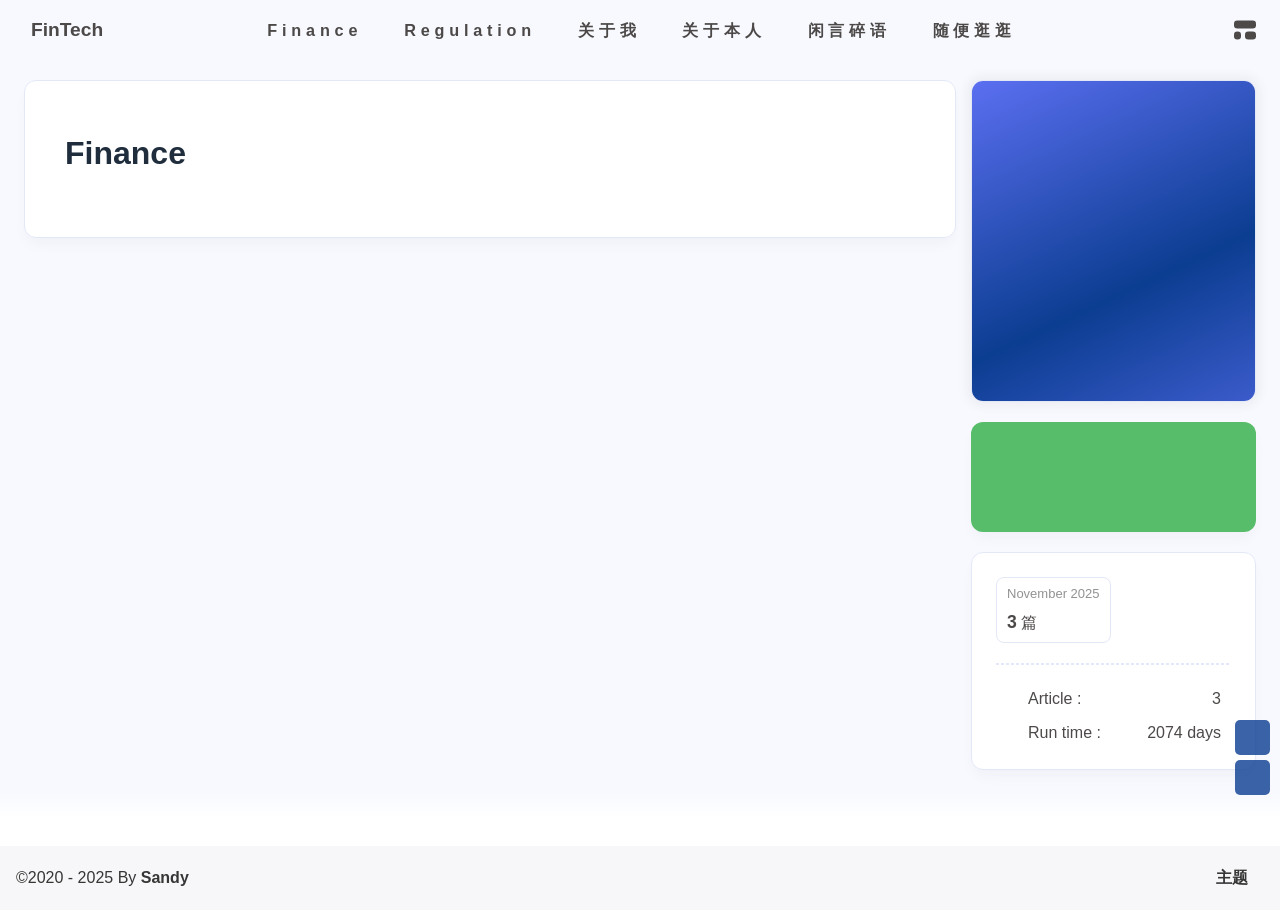
<file: Finance/index.html>
<!DOCTYPE html><html lang="en" data-theme="light"><head><meta charset="UTF-8"><meta http-equiv="X-UA-Compatible" content="IE=edge"><meta name="viewport" content="width=device-width, initial-scale=1.0, user-scalable=no"><title>Finance | FinTech</title><meta name="keywords" content="Finance, Regulation, Web3, AI, Blockchain"><meta name="author" content="Sandy"><meta name="copyright" content="Sandy"><meta name="format-detection" content="telephone=no"><meta name="theme-color" content="#F4F7FB"><meta name="mobile-web-app-capable" content="yes"><meta name="apple-touch-fullscreen" content="yes"><meta name="apple-mobile-web-app-title" content="Finance"><meta name="application-name" content="Finance"><meta name="apple-mobile-web-app-capable" content="yes"><meta name="apple-mobile-web-app-status-bar-style" content="#F4F7FB"><meta property="og:type" content="website"><meta property="og:title" content="Finance"><meta property="og:url" content="http://example.com/Finance/index.html"><meta property="og:site_name" content="FinTech"><meta property="og:description" content="Finance"><meta property="og:locale" content="en"><meta property="og:image" content="https://bu.dusays.com/2023/04/27/64496e511b09c.jpg"><meta property="article:author" content="Sandy"><meta property="article:tag" content="Finance, Regulation, Web3, AI, Blockchain"><meta name="twitter:card" content="summary"><meta name="twitter:image" content="https://bu.dusays.com/2023/04/27/64496e511b09c.jpg"><meta name="description" content="Finance"><link rel="shortcut icon" href="/favicon.ico"><link rel="canonical" href="http://example.com/Finance/"><link rel="preconnect" href="//cdn.cbd.int"/><meta name="google-site-verification" content="xxx"/><meta name="baidu-site-verification" content="code-xxx"/><meta name="msvalidate.01" content="xxx"/><link rel="stylesheet" href="/css/index.css"><link rel="stylesheet" href="https://cdn.cbd.int/node-snackbar@0.1.16/dist/snackbar.min.css" media="print" onload="this.media='all'"><link rel="stylesheet" href="https://cdn.cbd.int/@fancyapps/ui@5.0.28/dist/fancybox/fancybox.css" media="print" onload="this.media='all'"><script>const GLOBAL_CONFIG = {
  linkPageTop: undefined,
  peoplecanvas: undefined,
  postHeadAiDescription: undefined,
  diytitle: undefined,
  LA51: undefined,
  greetingBox: undefined,
  twikooEnvId: '',
  commentBarrageConfig:undefined,
  music_page_default: "nav_music",
  root: '/',
  preloader: undefined,
  friends_vue_info: undefined,
  navMusic: false,
  mainTone: undefined,
  authorStatus: undefined,
  algolia: undefined,
  localSearch: {"path":"/search.xml","preload":false,"languages":{"hits_empty":"We didn't find any results for the search: ${query}"}},
  translate: {"defaultEncoding":2,"translateDelay":0,"msgToTraditionalChinese":"繁","msgToSimplifiedChinese":"简","rightMenuMsgToTraditionalChinese":"转为繁体","rightMenuMsgToSimplifiedChinese":"转为简体"},
  noticeOutdate: undefined,
  highlight: {"plugin":"highlight.js","highlightCopy":true,"highlightLang":true,"highlightHeightLimit":330},
  copy: {
    success: 'Copy successfully',
    error: 'Copy error',
    noSupport: 'The browser does not support'
  },
  relativeDate: {
    homepage: false,
    simplehomepage: true,
    post: false
  },
  runtime: 'days',
  date_suffix: {
    just: 'Just',
    min: 'minutes ago',
    hour: 'hours ago',
    day: 'days ago',
    month: 'months ago'
  },
  copyright: {"copy":true,"copyrightEbable":false,"limitCount":50,"languages":{"author":"Author: Sandy","link":"Link: ","source":"Source: FinTech","info":"Copyright is owned by the author. For commercial reprints, please contact the author for authorization. For non-commercial reprints, please indicate the source.","copySuccess":"Copy success, copy and reprint please mark the address of this article"}},
  lightbox: 'fancybox',
  Snackbar: {"chs_to_cht":"Traditional Chinese Activated Manually","cht_to_chs":"Simplified Chinese Activated Manually","day_to_night":"Dark Mode Activated Manually","night_to_day":"Light Mode Activated Manually","bgLight":"#425AEF","bgDark":"#1f1f1f","position":"top-center"},
  source: {
    justifiedGallery: {
      js: 'https://cdn.cbd.int/flickr-justified-gallery@2.1.2/dist/fjGallery.min.js',
      css: 'https://cdn.cbd.int/flickr-justified-gallery@2.1.2/dist/fjGallery.css'
    }
  },
  isPhotoFigcaption: false,
  islazyload: true,
  isAnchor: false,
  shortcutKey: undefined,
  autoDarkmode: true
}</script><script id="config-diff">var GLOBAL_CONFIG_SITE = {
  configTitle: 'FinTech',
  title: 'Finance',
  postAI: '',
  pageFillDescription: '',
  isPost: false,
  isHome: false,
  isHighlightShrink: false,
  isToc: false,
  postUpdate: '2025-11-11 16:15:47',
  postMainColor: '',
}</script><noscript><style type="text/css">
  #nav {
    opacity: 1
  }
  .justified-gallery img {
    opacity: 1
  }

  #recent-posts time,
  #post-meta time {
    display: inline !important
  }
</style></noscript><script>(win=>{
      win.saveToLocal = {
        set: (key, value, ttl) => {
          if (ttl === 0) return
          const now = Date.now()
          const expiry = now + ttl * 86400000
          const item = {
            value,
            expiry
          }
          localStorage.setItem(key, JSON.stringify(item))
        },
      
        get: key => {
          const itemStr = localStorage.getItem(key)
      
          if (!itemStr) {
            return undefined
          }
          const item = JSON.parse(itemStr)
          const now = Date.now()
      
          if (now > item.expiry) {
            localStorage.removeItem(key)
            return undefined
          }
          return item.value
        }
      }
    
      win.getScript = (url, attr = {}) => new Promise((resolve, reject) => {
        const script = document.createElement('script')
        script.src = url
        script.async = true
        script.onerror = reject
        script.onload = script.onreadystatechange = function() {
          const loadState = this.readyState
          if (loadState && loadState !== 'loaded' && loadState !== 'complete') return
          script.onload = script.onreadystatechange = null
          resolve()
        }

        Object.keys(attr).forEach(key => {
          script.setAttribute(key, attr[key])
        })

        document.head.appendChild(script)
      })
    
      win.getCSS = (url, id = false) => new Promise((resolve, reject) => {
        const link = document.createElement('link')
        link.rel = 'stylesheet'
        link.href = url
        if (id) link.id = id
        link.onerror = reject
        link.onload = link.onreadystatechange = function() {
          const loadState = this.readyState
          if (loadState && loadState !== 'loaded' && loadState !== 'complete') return
          link.onload = link.onreadystatechange = null
          resolve()
        }
        document.head.appendChild(link)
      })
    
      win.activateDarkMode = () => {
        document.documentElement.setAttribute('data-theme', 'dark')
        if (document.querySelector('meta[name="theme-color"]') !== null) {
          document.querySelector('meta[name="theme-color"]').setAttribute('content', '#0A1633')
        }
      }
      win.activateLightMode = () => {
        document.documentElement.setAttribute('data-theme', 'light')
        if (document.querySelector('meta[name="theme-color"]') !== null) {
          document.querySelector('meta[name="theme-color"]').setAttribute('content', '#F4F7FB')
        }
      }
      const t = saveToLocal.get('theme')
    
          const isDarkMode = window.matchMedia('(prefers-color-scheme: dark)').matches
          const isLightMode = window.matchMedia('(prefers-color-scheme: light)').matches
          const isNotSpecified = window.matchMedia('(prefers-color-scheme: no-preference)').matches
          const hasNoSupport = !isDarkMode && !isLightMode && !isNotSpecified

          if (t === undefined) {
            if (isLightMode) activateLightMode()
            else if (isDarkMode) activateDarkMode()
            else if (isNotSpecified || hasNoSupport) {
              const now = new Date()
              const hour = now.getHours()
              const isNight = hour <= 6 || hour >= 18
              isNight ? activateDarkMode() : activateLightMode()
            }
            window.matchMedia('(prefers-color-scheme: dark)').addListener(e => {
              if (saveToLocal.get('theme') === undefined) {
                e.matches ? activateDarkMode() : activateLightMode()
              }
            })
          } else if (t === 'light') activateLightMode()
          else activateDarkMode()
        
      const asideStatus = saveToLocal.get('aside-status')
      if (asideStatus !== undefined) {
        if (asideStatus === 'hide') {
          document.documentElement.classList.add('hide-aside')
        } else {
          document.documentElement.classList.remove('hide-aside')
        }
      }
    
      const detectApple = () => {
        if(/iPad|iPhone|iPod|Macintosh/.test(navigator.userAgent)){
          document.documentElement.classList.add('apple')
        }
      }
      detectApple()
    })(window)</script><meta name="generator" content="Hexo 8.1.1"></head><body data-type="anzhiyu"><div id="web_bg"></div><div id="an_music_bg"></div><div class="page" id="body-wrap"><header class="not-top-img" id="page-header"><nav id="nav"><div id="nav-group"><span id="blog_name"><a id="site-name" href="/" accesskey="h"><div class="title">FinTech</div><i class="anzhiyufont anzhiyu-icon-house-chimney"></i></a></span><div class="mask-name-container"><div id="name-container"><a id="page-name" href="javascript:anzhiyu.scrollToDest(0, 500)">PAGE_NAME</a></div></div><div id="menus"><div class="menus_items"><div class="menus_item"><a class="site-page faa-parent animated-hover" href="/categories/Finance/"><span> Finance</span></a></div><div class="menus_item"><a class="site-page faa-parent animated-hover" href="/categories/Regulation/"><span> Regulation</span></a></div><div class="menus_item"><a class="site-page faa-parent animated-hover" href="/about/"><span> 关于我</span></a></div><div class="menus_item"><a class="site-page faa-parent animated-hover" href="/about/"><span> 关于本人</span></a></div><div class="menus_item"><a class="site-page faa-parent animated-hover" href="/essay/"><span> 闲言碎语</span></a></div><div class="menus_item"><a class="site-page faa-parent animated-hover" href="javascript:toRandomPost()"><span> 随便逛逛</span></a></div></div></div><div id="nav-right"><div class="nav-button" id="randomPost_button"><a class="site-page" onclick="toRandomPost()" title="随机前往一个文章" href="javascript:void(0);"><i class="anzhiyufont anzhiyu-icon-dice"></i></a></div><div class="nav-button" id="search-button"><a class="site-page social-icon search" href="javascript:void(0);" title="搜索🔍" accesskey="s"><i class="anzhiyufont anzhiyu-icon-magnifying-glass"></i><span> Search</span></a></div><input id="center-console" type="checkbox"/><label class="widget" for="center-console" title="中控台" onclick="anzhiyu.switchConsole();"><i class="left"></i><i class="widget center"></i><i class="widget right"></i></label><div id="console"><div class="console-card-group-reward"><ul class="reward-all console-card"><li class="reward-item"><a href="https://npm.elemecdn.com/anzhiyu-blog@1.1.6/img/post/common/qrcode-weichat.png" target="_blank"><img class="post-qr-code-img" alt="微信" src= "[data-uri]" onerror="this.onerror=null,this.src=&quot;/img/404.jpg&quot;" data-lazy-src="https://npm.elemecdn.com/anzhiyu-blog@1.1.6/img/post/common/qrcode-weichat.png"/></a><div class="post-qr-code-desc">微信</div></li><li class="reward-item"><a href="https://npm.elemecdn.com/anzhiyu-blog@1.1.6/img/post/common/qrcode-alipay.png" target="_blank"><img class="post-qr-code-img" alt="支付宝" src= "[data-uri]" onerror="this.onerror=null,this.src=&quot;/img/404.jpg&quot;" data-lazy-src="https://npm.elemecdn.com/anzhiyu-blog@1.1.6/img/post/common/qrcode-alipay.png"/></a><div class="post-qr-code-desc">支付宝</div></li></ul></div><div class="console-card-group"><div class="console-card-group-left"><div class="console-card" id="card-newest-comments"><div class="card-content"><div class="author-content-item-tips">互动</div><span class="author-content-item-title"> Newest Comments</span></div><div class="aside-list"><span>loading...</span></div></div></div><div class="console-card-group-right"><div class="console-card tags"><div class="card-content"><div class="author-content-item-tips">兴趣点</div><span class="author-content-item-title">寻找你感兴趣的领域</span></div></div><div class="console-card history"><div class="item-headline"><i class="anzhiyufont anzhiyu-icon-box-archiv"></i><span>文章</span></div><div class="card-archives"><div class="item-headline"><i class="anzhiyufont anzhiyu-icon-archive"></i><span>Archives</span></div><ul class="card-archive-list"><li class="card-archive-list-item"><a class="card-archive-list-link" href="/archives/2025/11/"><span class="card-archive-list-date">November 2025</span><div class="card-archive-list-count-group"><span class="card-archive-list-count">3</span><span>篇</span></div></a></li></ul></div><hr/></div></div></div><div class="button-group"><div class="console-btn-item"><a class="darkmode_switchbutton" title="显示模式切换" href="javascript:void(0);"><i class="anzhiyufont anzhiyu-icon-moon"></i></a></div><div class="console-btn-item" id="consoleHideAside" onclick="anzhiyu.hideAsideBtn()" title="边栏显示控制"><a class="asideSwitch"><i class="anzhiyufont anzhiyu-icon-arrows-left-right"></i></a></div></div><div class="console-mask" onclick="anzhiyu.hideConsole()" href="javascript:void(0);"></div></div><div class="nav-button" id="nav-totop"><a class="totopbtn" href="javascript:void(0);"><i class="anzhiyufont anzhiyu-icon-arrow-up"></i><span id="percent" onclick="anzhiyu.scrollToDest(0,500)">0</span></a></div><div id="toggle-menu"><a class="site-page" href="javascript:void(0);" title="切换"><i class="anzhiyufont anzhiyu-icon-bars"></i></a></div></div></div></nav></header><main id="blog-container"><div class="layout" id="content-inner"><div id="page"><h1 class="page-title">Finance</h1><div id="article-container"></div></div><div class="aside-content" id="aside-content"><div class="card-widget card-info"><div class="card-content"><div class="author-info-avatar"><img class="avatar-img" src= "[data-uri]" onerror="this.onerror=null,this.src=&quot;/img/404.jpg&quot;" data-lazy-src="https://bu.dusays.com/2023/04/27/64496e511b09c.jpg" onerror="this.onerror=null;this.src='/img/friend_404.gif'" alt="avatar"/></div><div class="author-info__description">FinTech Blog</div></div></div><div class="card-widget anzhiyu-right-widget" id="card-wechat" onclick="null"><div id="flip-wrapper"><div id="flip-content"><div class="face" style="background: url(https://bu.dusays.com/2023/01/13/63c02edf44033.png) center center / 100% no-repeat"></div><div class="back face" style="background: url(https://bu.dusays.com/2023/05/13/645fa415e8694.png) center center / 100% no-repeat"></div></div></div></div><div class="sticky_layout"><div class="card-widget"><div class="card-archives"><div class="item-headline"><i class="anzhiyufont anzhiyu-icon-archive"></i><span>Archives</span></div><ul class="card-archive-list"><li class="card-archive-list-item"><a class="card-archive-list-link" href="/archives/2025/11/"><span class="card-archive-list-date">November 2025</span><div class="card-archive-list-count-group"><span class="card-archive-list-count">3</span><span>篇</span></div></a></li></ul></div><hr/><div class="card-webinfo"><div class="item-headline"><i class="anzhiyufont anzhiyu-icon-chart-line"></i><span>Info</span></div><div class="webinfo"><div class="webinfo-item"><div class="webinfo-item-title"><i class="anzhiyufont anzhiyu-icon-file-lines"></i><div class="item-name">Article :</div></div><div class="item-count">3</div></div><div class="webinfo-item"><div class="webinfo-item-title"><i class="anzhiyufont anzhiyu-icon-stopwatch"></i><div class="item-name">Run time :</div></div><div class="item-count" id="runtimeshow" data-publishDate="2021-03-31T22:00:00.000Z"><i class="anzhiyufont anzhiyu-icon-spinner anzhiyu-spin"></i></div></div></div></div></div></div></div></div></main><footer id="footer"><div id="footer-wrap"></div><div id="footer-bar"><div class="footer-bar-links"><div class="footer-bar-left"><div id="footer-bar-tips"><div class="copyright">&copy;2020 - 2025 By <a class="footer-bar-link" href="/" title="Sandy" target="_blank">Sandy</a></div></div><div id="footer-type-tips"></div></div><div class="footer-bar-right"><a class="footer-bar-link" target="_blank" rel="noopener" href="https://github.com/anzhiyu-c/hexo-theme-anzhiyu" title="主题">主题</a></div></div></div></footer></div><div id="sidebar"><div id="menu-mask"></div><div id="sidebar-menus"><div class="sidebar-site-data site-data is-center"><a href="/archives/" title="archive"><div class="headline">Articles</div><div class="length-num">3</div></a><a href="/tags/" title="tag"><div class="headline">Tags</div><div class="length-num">0</div></a><a href="/categories/" title="category"><div class="headline">Categories</div><div class="length-num">2</div></a></div><span class="sidebar-menu-item-title">Function</span><div class="sidebar-menu-item"><a class="darkmode_switchbutton menu-child" href="javascript:void(0);" title="Display Mode"><i class="anzhiyufont anzhiyu-icon-circle-half-stroke"></i><span>Display Mode</span></a></div><div class="back-menu-list-groups"><div class="back-menu-list-group"><div class="back-menu-list-title">网页</div><div class="back-menu-list"><a class="back-menu-item" target="_blank" rel="noopener" href="https://blog.anheyu.com/" title="博客"><img class="back-menu-item-icon" src= "[data-uri]" onerror="this.onerror=null,this.src=&quot;/img/404.jpg&quot;" data-lazy-src="/img/favicon.ico" alt="博客"/><span class="back-menu-item-text">博客</span></a></div></div><div class="back-menu-list-group"><div class="back-menu-list-title">项目</div><div class="back-menu-list"><a class="back-menu-item" target="_blank" rel="noopener" href="https://image.anheyu.com/" title="安知鱼图床"><img class="back-menu-item-icon" src= "[data-uri]" onerror="this.onerror=null,this.src=&quot;/img/404.jpg&quot;" data-lazy-src="https://image.anheyu.com/favicon.ico" alt="安知鱼图床"/><span class="back-menu-item-text">安知鱼图床</span></a></div></div></div><div class="menus_items"><div class="menus_item"><a class="site-page faa-parent animated-hover" href="/categories/Finance/"><span> Finance</span></a></div><div class="menus_item"><a class="site-page faa-parent animated-hover" href="/categories/Regulation/"><span> Regulation</span></a></div><div class="menus_item"><a class="site-page faa-parent animated-hover" href="/about/"><span> 关于我</span></a></div><div class="menus_item"><a class="site-page faa-parent animated-hover" href="/about/"><span> 关于本人</span></a></div><div class="menus_item"><a class="site-page faa-parent animated-hover" href="/essay/"><span> 闲言碎语</span></a></div><div class="menus_item"><a class="site-page faa-parent animated-hover" href="javascript:toRandomPost()"><span> 随便逛逛</span></a></div></div><span class="sidebar-menu-item-title">标签</span></div></div><div id="rightside"><div id="rightside-config-hide"><button id="translateLink" type="button" title="Switch Between Traditional Chinese And Simplified Chinese">繁</button><button id="darkmode" type="button" title="Switch Between Light And Dark Mode"><i class="anzhiyufont anzhiyu-icon-circle-half-stroke"></i></button><button id="hide-aside-btn" type="button" title="Toggle between single-column and double-column"><i class="anzhiyufont anzhiyu-icon-arrows-left-right"></i></button></div><div id="rightside-config-show"><button id="rightside-config" type="button" title="Setting"><i class="anzhiyufont anzhiyu-icon-gear"></i></button><button id="go-up" type="button" title="Back To Top"><i class="anzhiyufont anzhiyu-icon-arrow-up"></i></button></div></div><div id="local-search"><div class="search-dialog"><nav class="search-nav"><span class="search-dialog-title">Search</span><span id="loading-status"></span><button class="search-close-button"><i class="anzhiyufont anzhiyu-icon-xmark"></i></button></nav><div class="is-center" id="loading-database"><i class="anzhiyufont anzhiyu-icon-spinner anzhiyu-pulse-icon"></i><span>  Loading the Database</span></div><div class="search-wrap"><div id="local-search-input"><div class="local-search-box"><input class="local-search-box--input" placeholder="Search for Posts" type="text"/></div></div><hr/><div id="local-search-results"></div></div></div><div id="search-mask"></div></div><div id="rightMenu"><div class="rightMenu-group rightMenu-small"><div class="rightMenu-item" id="menu-backward"><i class="anzhiyufont anzhiyu-icon-arrow-left"></i></div><div class="rightMenu-item" id="menu-forward"><i class="anzhiyufont anzhiyu-icon-arrow-right"></i></div><div class="rightMenu-item" id="menu-refresh"><i class="anzhiyufont anzhiyu-icon-arrow-rotate-right" style="font-size: 1rem;"></i></div><div class="rightMenu-item" id="menu-top"><i class="anzhiyufont anzhiyu-icon-arrow-up"></i></div></div><div class="rightMenu-group rightMenu-line rightMenuPlugin"><div class="rightMenu-item" id="menu-copytext"><i class="anzhiyufont anzhiyu-icon-copy"></i><span>复制选中文本</span></div><div class="rightMenu-item" id="menu-pastetext"><i class="anzhiyufont anzhiyu-icon-paste"></i><span>粘贴文本</span></div><a class="rightMenu-item" id="menu-commenttext"><i class="anzhiyufont anzhiyu-icon-comment-medical"></i><span>引用到评论</span></a><div class="rightMenu-item" id="menu-newwindow"><i class="anzhiyufont anzhiyu-icon-window-restore"></i><span>新窗口打开</span></div><div class="rightMenu-item" id="menu-copylink"><i class="anzhiyufont anzhiyu-icon-link"></i><span>复制链接地址</span></div><div class="rightMenu-item" id="menu-copyimg"><i class="anzhiyufont anzhiyu-icon-images"></i><span>复制此图片</span></div><div class="rightMenu-item" id="menu-downloadimg"><i class="anzhiyufont anzhiyu-icon-download"></i><span>下载此图片</span></div><div class="rightMenu-item" id="menu-newwindowimg"><i class="anzhiyufont anzhiyu-icon-window-restore"></i><span>新窗口打开图片</span></div><div class="rightMenu-item" id="menu-search"><i class="anzhiyufont anzhiyu-icon-magnifying-glass"></i><span>站内搜索</span></div><div class="rightMenu-item" id="menu-searchBaidu"><i class="anzhiyufont anzhiyu-icon-magnifying-glass"></i><span>百度搜索</span></div><div class="rightMenu-item" id="menu-music-toggle"><i class="anzhiyufont anzhiyu-icon-play"></i><span>播放音乐</span></div><div class="rightMenu-item" id="menu-music-back"><i class="anzhiyufont anzhiyu-icon-backward"></i><span>切换到上一首</span></div><div class="rightMenu-item" id="menu-music-forward"><i class="anzhiyufont anzhiyu-icon-forward"></i><span>切换到下一首</span></div><div class="rightMenu-item" id="menu-music-playlist" onclick="window.open(&quot;https://y.qq.com/n/ryqq/playlist/8802438608&quot;, &quot;_blank&quot;);" style="display: none;"><i class="anzhiyufont anzhiyu-icon-radio"></i><span>查看所有歌曲</span></div><div class="rightMenu-item" id="menu-music-copyMusicName"><i class="anzhiyufont anzhiyu-icon-copy"></i><span>复制歌名</span></div></div><div class="rightMenu-group rightMenu-line rightMenuOther"><a class="rightMenu-item menu-link" id="menu-randomPost"><i class="anzhiyufont anzhiyu-icon-shuffle"></i><span>随便逛逛</span></a><a class="rightMenu-item menu-link" href="/categories/"><i class="anzhiyufont anzhiyu-icon-cube"></i><span>博客分类</span></a><a class="rightMenu-item menu-link" href="/tags/"><i class="anzhiyufont anzhiyu-icon-tags"></i><span>文章标签</span></a></div><div class="rightMenu-group rightMenu-line rightMenuOther"><a class="rightMenu-item" id="menu-copy" href="javascript:void(0);"><i class="anzhiyufont anzhiyu-icon-copy"></i><span>复制地址</span></a><a class="rightMenu-item" id="menu-commentBarrage" href="javascript:void(0);"><i class="anzhiyufont anzhiyu-icon-message"></i><span class="menu-commentBarrage-text">关闭热评</span></a><a class="rightMenu-item" id="menu-darkmode" href="javascript:void(0);"><i class="anzhiyufont anzhiyu-icon-circle-half-stroke"></i><span class="menu-darkmode-text">深色模式</span></a><a class="rightMenu-item" id="menu-translate" href="javascript:void(0);"><i class="anzhiyufont anzhiyu-icon-language"></i><span>轉為繁體</span></a></div></div><div id="rightmenu-mask"></div><div><script src="/js/utils.js"></script><script src="/js/main.js"></script><script src="/js/tw_cn.js"></script><script src="https://cdn.cbd.int/@fancyapps/ui@5.0.28/dist/fancybox/fancybox.umd.js"></script><script src="https://cdn.cbd.int/instant.page@5.2.0/instantpage.js" type="module"></script><script src="https://cdn.cbd.int/vanilla-lazyload@17.8.5/dist/lazyload.iife.min.js"></script><script src="https://cdn.cbd.int/node-snackbar@0.1.16/dist/snackbar.min.js"></script><script async src="/anzhiyu/random.js"></script><script src="/js/search/local-search.js"></script><div class="js-pjax"><input type="hidden" name="page-type" id="page-type" value="anzhiyu"></div><script>var visitorMail = "";
</script><script async data-pjax src="https://cdn.cbd.int/anzhiyu-theme-static@1.0.0/waterfall/waterfall.js"></script><script src="https://lf3-cdn-tos.bytecdntp.com/cdn/expire-1-M/qrcodejs/1.0.0/qrcode.min.js"></script><link rel="stylesheet" href="https://cdn.cbd.int/anzhiyu-theme-static@1.1.9/icon/ali_iconfont_css.css"><link rel="stylesheet" href="https://cdn.cbd.int/anzhiyu-theme-static@1.0.0/aplayer/APlayer.min.css" media="print" onload="this.media='all'"><script src="https://cdn.cbd.int/anzhiyu-blog-static@1.0.1/js/APlayer.min.js"></script><script src="https://cdn.cbd.int/hexo-anzhiyu-music@1.0.1/assets/js/Meting2.min.js"></script><script src="https://cdn.cbd.int/pjax@0.2.8/pjax.min.js"></script><script>let pjaxSelectors = ["head > title","#config-diff","#body-wrap","#rightside-config-hide","#rightside-config-show",".js-pjax"]
var pjax = new Pjax({
  elements: 'a:not([target="_blank"])',
  selectors: pjaxSelectors,
  cacheBust: false,
  analytics: false,
  scrollRestoration: false
})

document.addEventListener('pjax:send', function () {
  // removeEventListener scroll 
  anzhiyu.removeGlobalFnEvent('pjax')
  anzhiyu.removeGlobalFnEvent('themeChange')

  document.getElementById('rightside').classList.remove('rightside-show')
  
  if (window.aplayers) {
    for (let i = 0; i < window.aplayers.length; i++) {
      if (!window.aplayers[i].options.fixed) {
        window.aplayers[i].destroy()
      }
    }
  }

  typeof typed === 'object' && typed.destroy()

  //reset readmode
  const $bodyClassList = document.body.classList
  $bodyClassList.contains('read-mode') && $bodyClassList.remove('read-mode')
})

document.addEventListener('pjax:complete', function () {
  window.refreshFn()

  document.querySelectorAll('script[data-pjax]').forEach(item => {
    const newScript = document.createElement('script')
    const content = item.text || item.textContent || item.innerHTML || ""
    Array.from(item.attributes).forEach(attr => newScript.setAttribute(attr.name, attr.value))
    newScript.appendChild(document.createTextNode(content))
    item.parentNode.replaceChild(newScript, item)
  })

  GLOBAL_CONFIG.islazyload && window.lazyLoadInstance.update()

  typeof panguInit === 'function' && panguInit()

  // google analytics
  typeof gtag === 'function' && gtag('config', '', {'page_path': window.location.pathname});

  // baidu analytics
  typeof _hmt === 'object' && _hmt.push(['_trackPageview',window.location.pathname]);

  typeof loadMeting === 'function' && document.getElementsByClassName('aplayer').length && loadMeting()

  // prismjs
  typeof Prism === 'object' && Prism.highlightAll()
})

document.addEventListener('pjax:error', e => {
  if (e.request.status === 404) {
    pjax.loadUrl('/404.html')
  }
})</script><script charset="UTF-8" src="https://cdn.cbd.int/anzhiyu-theme-static@1.1.5/accesskey/accesskey.js"></script></div><div id="popup-window"><div class="popup-window-title">通知</div><div class="popup-window-divider"></div><div class="popup-window-content"><div class="popup-tip">你好呀</div><div class="popup-link"><i class="anzhiyufont anzhiyu-icon-arrow-circle-right"></i></div></div></div></body></html>
</file>
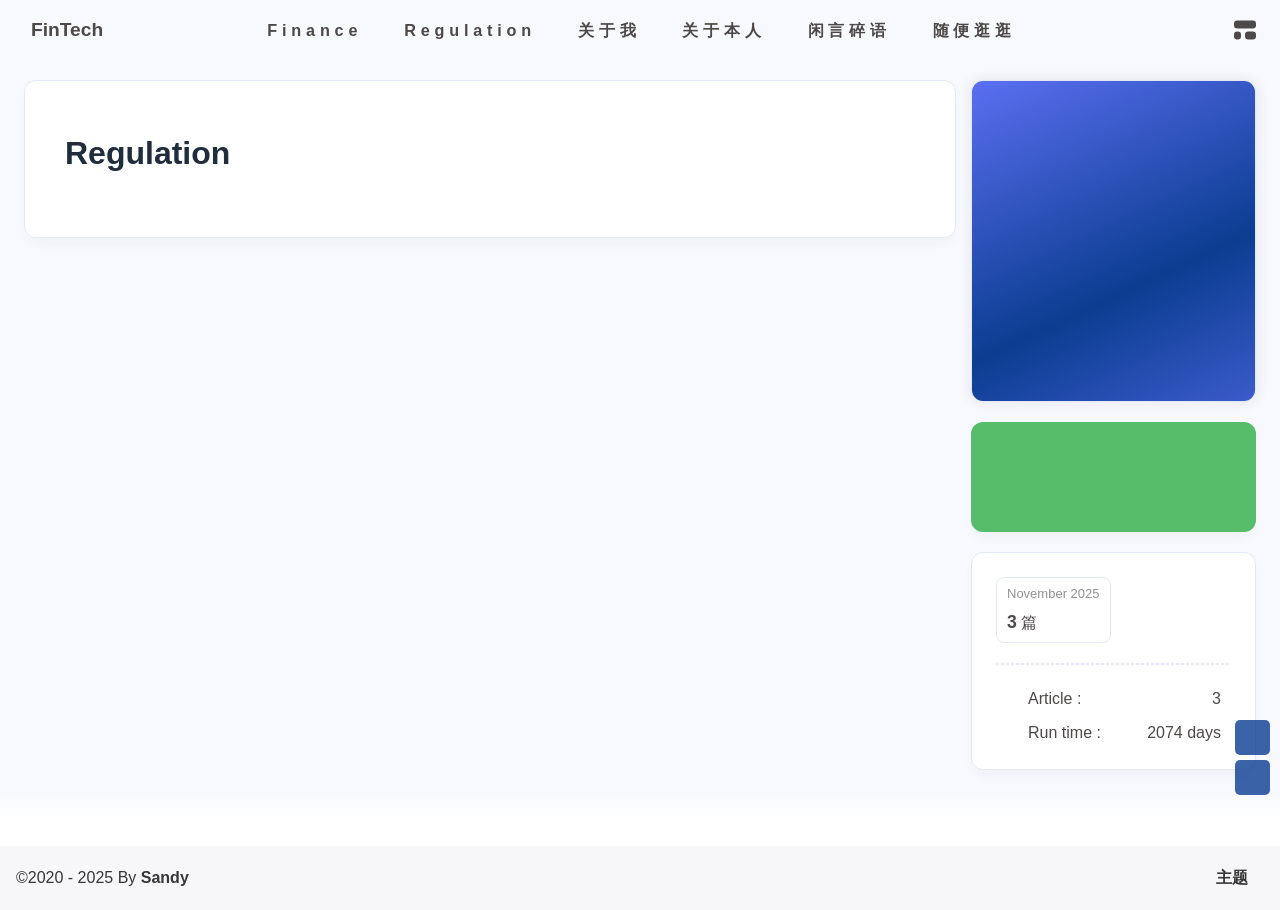
<file: Regulation/index.html>
<!DOCTYPE html><html lang="en" data-theme="light"><head><meta charset="UTF-8"><meta http-equiv="X-UA-Compatible" content="IE=edge"><meta name="viewport" content="width=device-width, initial-scale=1.0, user-scalable=no"><title>Regulation | FinTech</title><meta name="keywords" content="Finance, Regulation, Web3, AI, Blockchain"><meta name="author" content="Sandy"><meta name="copyright" content="Sandy"><meta name="format-detection" content="telephone=no"><meta name="theme-color" content="#F4F7FB"><meta name="mobile-web-app-capable" content="yes"><meta name="apple-touch-fullscreen" content="yes"><meta name="apple-mobile-web-app-title" content="Regulation"><meta name="application-name" content="Regulation"><meta name="apple-mobile-web-app-capable" content="yes"><meta name="apple-mobile-web-app-status-bar-style" content="#F4F7FB"><meta property="og:type" content="website"><meta property="og:title" content="Regulation"><meta property="og:url" content="http://example.com/Regulation/index.html"><meta property="og:site_name" content="FinTech"><meta property="og:description" content="Regulation"><meta property="og:locale" content="en"><meta property="og:image" content="https://bu.dusays.com/2023/04/27/64496e511b09c.jpg"><meta property="article:author" content="Sandy"><meta property="article:tag" content="Finance, Regulation, Web3, AI, Blockchain"><meta name="twitter:card" content="summary"><meta name="twitter:image" content="https://bu.dusays.com/2023/04/27/64496e511b09c.jpg"><meta name="description" content="Regulation"><link rel="shortcut icon" href="/favicon.ico"><link rel="canonical" href="http://example.com/Regulation/"><link rel="preconnect" href="//cdn.cbd.int"/><meta name="google-site-verification" content="xxx"/><meta name="baidu-site-verification" content="code-xxx"/><meta name="msvalidate.01" content="xxx"/><link rel="stylesheet" href="/css/index.css"><link rel="stylesheet" href="https://cdn.cbd.int/node-snackbar@0.1.16/dist/snackbar.min.css" media="print" onload="this.media='all'"><link rel="stylesheet" href="https://cdn.cbd.int/@fancyapps/ui@5.0.28/dist/fancybox/fancybox.css" media="print" onload="this.media='all'"><script>const GLOBAL_CONFIG = {
  linkPageTop: undefined,
  peoplecanvas: undefined,
  postHeadAiDescription: undefined,
  diytitle: undefined,
  LA51: undefined,
  greetingBox: undefined,
  twikooEnvId: '',
  commentBarrageConfig:undefined,
  music_page_default: "nav_music",
  root: '/',
  preloader: undefined,
  friends_vue_info: undefined,
  navMusic: false,
  mainTone: undefined,
  authorStatus: undefined,
  algolia: undefined,
  localSearch: {"path":"/search.xml","preload":false,"languages":{"hits_empty":"We didn't find any results for the search: ${query}"}},
  translate: {"defaultEncoding":2,"translateDelay":0,"msgToTraditionalChinese":"繁","msgToSimplifiedChinese":"简","rightMenuMsgToTraditionalChinese":"转为繁体","rightMenuMsgToSimplifiedChinese":"转为简体"},
  noticeOutdate: undefined,
  highlight: {"plugin":"highlight.js","highlightCopy":true,"highlightLang":true,"highlightHeightLimit":330},
  copy: {
    success: 'Copy successfully',
    error: 'Copy error',
    noSupport: 'The browser does not support'
  },
  relativeDate: {
    homepage: false,
    simplehomepage: true,
    post: false
  },
  runtime: 'days',
  date_suffix: {
    just: 'Just',
    min: 'minutes ago',
    hour: 'hours ago',
    day: 'days ago',
    month: 'months ago'
  },
  copyright: {"copy":true,"copyrightEbable":false,"limitCount":50,"languages":{"author":"Author: Sandy","link":"Link: ","source":"Source: FinTech","info":"Copyright is owned by the author. For commercial reprints, please contact the author for authorization. For non-commercial reprints, please indicate the source.","copySuccess":"Copy success, copy and reprint please mark the address of this article"}},
  lightbox: 'fancybox',
  Snackbar: {"chs_to_cht":"Traditional Chinese Activated Manually","cht_to_chs":"Simplified Chinese Activated Manually","day_to_night":"Dark Mode Activated Manually","night_to_day":"Light Mode Activated Manually","bgLight":"#425AEF","bgDark":"#1f1f1f","position":"top-center"},
  source: {
    justifiedGallery: {
      js: 'https://cdn.cbd.int/flickr-justified-gallery@2.1.2/dist/fjGallery.min.js',
      css: 'https://cdn.cbd.int/flickr-justified-gallery@2.1.2/dist/fjGallery.css'
    }
  },
  isPhotoFigcaption: false,
  islazyload: true,
  isAnchor: false,
  shortcutKey: undefined,
  autoDarkmode: true
}</script><script id="config-diff">var GLOBAL_CONFIG_SITE = {
  configTitle: 'FinTech',
  title: 'Regulation',
  postAI: '',
  pageFillDescription: '',
  isPost: false,
  isHome: false,
  isHighlightShrink: false,
  isToc: false,
  postUpdate: '2025-11-11 16:16:02',
  postMainColor: '',
}</script><noscript><style type="text/css">
  #nav {
    opacity: 1
  }
  .justified-gallery img {
    opacity: 1
  }

  #recent-posts time,
  #post-meta time {
    display: inline !important
  }
</style></noscript><script>(win=>{
      win.saveToLocal = {
        set: (key, value, ttl) => {
          if (ttl === 0) return
          const now = Date.now()
          const expiry = now + ttl * 86400000
          const item = {
            value,
            expiry
          }
          localStorage.setItem(key, JSON.stringify(item))
        },
      
        get: key => {
          const itemStr = localStorage.getItem(key)
      
          if (!itemStr) {
            return undefined
          }
          const item = JSON.parse(itemStr)
          const now = Date.now()
      
          if (now > item.expiry) {
            localStorage.removeItem(key)
            return undefined
          }
          return item.value
        }
      }
    
      win.getScript = (url, attr = {}) => new Promise((resolve, reject) => {
        const script = document.createElement('script')
        script.src = url
        script.async = true
        script.onerror = reject
        script.onload = script.onreadystatechange = function() {
          const loadState = this.readyState
          if (loadState && loadState !== 'loaded' && loadState !== 'complete') return
          script.onload = script.onreadystatechange = null
          resolve()
        }

        Object.keys(attr).forEach(key => {
          script.setAttribute(key, attr[key])
        })

        document.head.appendChild(script)
      })
    
      win.getCSS = (url, id = false) => new Promise((resolve, reject) => {
        const link = document.createElement('link')
        link.rel = 'stylesheet'
        link.href = url
        if (id) link.id = id
        link.onerror = reject
        link.onload = link.onreadystatechange = function() {
          const loadState = this.readyState
          if (loadState && loadState !== 'loaded' && loadState !== 'complete') return
          link.onload = link.onreadystatechange = null
          resolve()
        }
        document.head.appendChild(link)
      })
    
      win.activateDarkMode = () => {
        document.documentElement.setAttribute('data-theme', 'dark')
        if (document.querySelector('meta[name="theme-color"]') !== null) {
          document.querySelector('meta[name="theme-color"]').setAttribute('content', '#0A1633')
        }
      }
      win.activateLightMode = () => {
        document.documentElement.setAttribute('data-theme', 'light')
        if (document.querySelector('meta[name="theme-color"]') !== null) {
          document.querySelector('meta[name="theme-color"]').setAttribute('content', '#F4F7FB')
        }
      }
      const t = saveToLocal.get('theme')
    
          const isDarkMode = window.matchMedia('(prefers-color-scheme: dark)').matches
          const isLightMode = window.matchMedia('(prefers-color-scheme: light)').matches
          const isNotSpecified = window.matchMedia('(prefers-color-scheme: no-preference)').matches
          const hasNoSupport = !isDarkMode && !isLightMode && !isNotSpecified

          if (t === undefined) {
            if (isLightMode) activateLightMode()
            else if (isDarkMode) activateDarkMode()
            else if (isNotSpecified || hasNoSupport) {
              const now = new Date()
              const hour = now.getHours()
              const isNight = hour <= 6 || hour >= 18
              isNight ? activateDarkMode() : activateLightMode()
            }
            window.matchMedia('(prefers-color-scheme: dark)').addListener(e => {
              if (saveToLocal.get('theme') === undefined) {
                e.matches ? activateDarkMode() : activateLightMode()
              }
            })
          } else if (t === 'light') activateLightMode()
          else activateDarkMode()
        
      const asideStatus = saveToLocal.get('aside-status')
      if (asideStatus !== undefined) {
        if (asideStatus === 'hide') {
          document.documentElement.classList.add('hide-aside')
        } else {
          document.documentElement.classList.remove('hide-aside')
        }
      }
    
      const detectApple = () => {
        if(/iPad|iPhone|iPod|Macintosh/.test(navigator.userAgent)){
          document.documentElement.classList.add('apple')
        }
      }
      detectApple()
    })(window)</script><meta name="generator" content="Hexo 8.1.1"></head><body data-type="anzhiyu"><div id="web_bg"></div><div id="an_music_bg"></div><div class="page" id="body-wrap"><header class="not-top-img" id="page-header"><nav id="nav"><div id="nav-group"><span id="blog_name"><a id="site-name" href="/" accesskey="h"><div class="title">FinTech</div><i class="anzhiyufont anzhiyu-icon-house-chimney"></i></a></span><div class="mask-name-container"><div id="name-container"><a id="page-name" href="javascript:anzhiyu.scrollToDest(0, 500)">PAGE_NAME</a></div></div><div id="menus"><div class="menus_items"><div class="menus_item"><a class="site-page faa-parent animated-hover" href="/categories/Finance/"><span> Finance</span></a></div><div class="menus_item"><a class="site-page faa-parent animated-hover" href="/categories/Regulation/"><span> Regulation</span></a></div><div class="menus_item"><a class="site-page faa-parent animated-hover" href="/about/"><span> 关于我</span></a></div><div class="menus_item"><a class="site-page faa-parent animated-hover" href="/about/"><span> 关于本人</span></a></div><div class="menus_item"><a class="site-page faa-parent animated-hover" href="/essay/"><span> 闲言碎语</span></a></div><div class="menus_item"><a class="site-page faa-parent animated-hover" href="javascript:toRandomPost()"><span> 随便逛逛</span></a></div></div></div><div id="nav-right"><div class="nav-button" id="randomPost_button"><a class="site-page" onclick="toRandomPost()" title="随机前往一个文章" href="javascript:void(0);"><i class="anzhiyufont anzhiyu-icon-dice"></i></a></div><div class="nav-button" id="search-button"><a class="site-page social-icon search" href="javascript:void(0);" title="搜索🔍" accesskey="s"><i class="anzhiyufont anzhiyu-icon-magnifying-glass"></i><span> Search</span></a></div><input id="center-console" type="checkbox"/><label class="widget" for="center-console" title="中控台" onclick="anzhiyu.switchConsole();"><i class="left"></i><i class="widget center"></i><i class="widget right"></i></label><div id="console"><div class="console-card-group-reward"><ul class="reward-all console-card"><li class="reward-item"><a href="https://npm.elemecdn.com/anzhiyu-blog@1.1.6/img/post/common/qrcode-weichat.png" target="_blank"><img class="post-qr-code-img" alt="微信" src= "[data-uri]" onerror="this.onerror=null,this.src=&quot;/img/404.jpg&quot;" data-lazy-src="https://npm.elemecdn.com/anzhiyu-blog@1.1.6/img/post/common/qrcode-weichat.png"/></a><div class="post-qr-code-desc">微信</div></li><li class="reward-item"><a href="https://npm.elemecdn.com/anzhiyu-blog@1.1.6/img/post/common/qrcode-alipay.png" target="_blank"><img class="post-qr-code-img" alt="支付宝" src= "[data-uri]" onerror="this.onerror=null,this.src=&quot;/img/404.jpg&quot;" data-lazy-src="https://npm.elemecdn.com/anzhiyu-blog@1.1.6/img/post/common/qrcode-alipay.png"/></a><div class="post-qr-code-desc">支付宝</div></li></ul></div><div class="console-card-group"><div class="console-card-group-left"><div class="console-card" id="card-newest-comments"><div class="card-content"><div class="author-content-item-tips">互动</div><span class="author-content-item-title"> Newest Comments</span></div><div class="aside-list"><span>loading...</span></div></div></div><div class="console-card-group-right"><div class="console-card tags"><div class="card-content"><div class="author-content-item-tips">兴趣点</div><span class="author-content-item-title">寻找你感兴趣的领域</span></div></div><div class="console-card history"><div class="item-headline"><i class="anzhiyufont anzhiyu-icon-box-archiv"></i><span>文章</span></div><div class="card-archives"><div class="item-headline"><i class="anzhiyufont anzhiyu-icon-archive"></i><span>Archives</span></div><ul class="card-archive-list"><li class="card-archive-list-item"><a class="card-archive-list-link" href="/archives/2025/11/"><span class="card-archive-list-date">November 2025</span><div class="card-archive-list-count-group"><span class="card-archive-list-count">3</span><span>篇</span></div></a></li></ul></div><hr/></div></div></div><div class="button-group"><div class="console-btn-item"><a class="darkmode_switchbutton" title="显示模式切换" href="javascript:void(0);"><i class="anzhiyufont anzhiyu-icon-moon"></i></a></div><div class="console-btn-item" id="consoleHideAside" onclick="anzhiyu.hideAsideBtn()" title="边栏显示控制"><a class="asideSwitch"><i class="anzhiyufont anzhiyu-icon-arrows-left-right"></i></a></div></div><div class="console-mask" onclick="anzhiyu.hideConsole()" href="javascript:void(0);"></div></div><div class="nav-button" id="nav-totop"><a class="totopbtn" href="javascript:void(0);"><i class="anzhiyufont anzhiyu-icon-arrow-up"></i><span id="percent" onclick="anzhiyu.scrollToDest(0,500)">0</span></a></div><div id="toggle-menu"><a class="site-page" href="javascript:void(0);" title="切换"><i class="anzhiyufont anzhiyu-icon-bars"></i></a></div></div></div></nav></header><main id="blog-container"><div class="layout" id="content-inner"><div id="page"><h1 class="page-title">Regulation</h1><div id="article-container"></div></div><div class="aside-content" id="aside-content"><div class="card-widget card-info"><div class="card-content"><div class="author-info-avatar"><img class="avatar-img" src= "[data-uri]" onerror="this.onerror=null,this.src=&quot;/img/404.jpg&quot;" data-lazy-src="https://bu.dusays.com/2023/04/27/64496e511b09c.jpg" onerror="this.onerror=null;this.src='/img/friend_404.gif'" alt="avatar"/></div><div class="author-info__description">FinTech Blog</div></div></div><div class="card-widget anzhiyu-right-widget" id="card-wechat" onclick="null"><div id="flip-wrapper"><div id="flip-content"><div class="face" style="background: url(https://bu.dusays.com/2023/01/13/63c02edf44033.png) center center / 100% no-repeat"></div><div class="back face" style="background: url(https://bu.dusays.com/2023/05/13/645fa415e8694.png) center center / 100% no-repeat"></div></div></div></div><div class="sticky_layout"><div class="card-widget"><div class="card-archives"><div class="item-headline"><i class="anzhiyufont anzhiyu-icon-archive"></i><span>Archives</span></div><ul class="card-archive-list"><li class="card-archive-list-item"><a class="card-archive-list-link" href="/archives/2025/11/"><span class="card-archive-list-date">November 2025</span><div class="card-archive-list-count-group"><span class="card-archive-list-count">3</span><span>篇</span></div></a></li></ul></div><hr/><div class="card-webinfo"><div class="item-headline"><i class="anzhiyufont anzhiyu-icon-chart-line"></i><span>Info</span></div><div class="webinfo"><div class="webinfo-item"><div class="webinfo-item-title"><i class="anzhiyufont anzhiyu-icon-file-lines"></i><div class="item-name">Article :</div></div><div class="item-count">3</div></div><div class="webinfo-item"><div class="webinfo-item-title"><i class="anzhiyufont anzhiyu-icon-stopwatch"></i><div class="item-name">Run time :</div></div><div class="item-count" id="runtimeshow" data-publishDate="2021-03-31T22:00:00.000Z"><i class="anzhiyufont anzhiyu-icon-spinner anzhiyu-spin"></i></div></div></div></div></div></div></div></div></main><footer id="footer"><div id="footer-wrap"></div><div id="footer-bar"><div class="footer-bar-links"><div class="footer-bar-left"><div id="footer-bar-tips"><div class="copyright">&copy;2020 - 2025 By <a class="footer-bar-link" href="/" title="Sandy" target="_blank">Sandy</a></div></div><div id="footer-type-tips"></div></div><div class="footer-bar-right"><a class="footer-bar-link" target="_blank" rel="noopener" href="https://github.com/anzhiyu-c/hexo-theme-anzhiyu" title="主题">主题</a></div></div></div></footer></div><div id="sidebar"><div id="menu-mask"></div><div id="sidebar-menus"><div class="sidebar-site-data site-data is-center"><a href="/archives/" title="archive"><div class="headline">Articles</div><div class="length-num">3</div></a><a href="/tags/" title="tag"><div class="headline">Tags</div><div class="length-num">0</div></a><a href="/categories/" title="category"><div class="headline">Categories</div><div class="length-num">2</div></a></div><span class="sidebar-menu-item-title">Function</span><div class="sidebar-menu-item"><a class="darkmode_switchbutton menu-child" href="javascript:void(0);" title="Display Mode"><i class="anzhiyufont anzhiyu-icon-circle-half-stroke"></i><span>Display Mode</span></a></div><div class="back-menu-list-groups"><div class="back-menu-list-group"><div class="back-menu-list-title">网页</div><div class="back-menu-list"><a class="back-menu-item" target="_blank" rel="noopener" href="https://blog.anheyu.com/" title="博客"><img class="back-menu-item-icon" src= "[data-uri]" onerror="this.onerror=null,this.src=&quot;/img/404.jpg&quot;" data-lazy-src="/img/favicon.ico" alt="博客"/><span class="back-menu-item-text">博客</span></a></div></div><div class="back-menu-list-group"><div class="back-menu-list-title">项目</div><div class="back-menu-list"><a class="back-menu-item" target="_blank" rel="noopener" href="https://image.anheyu.com/" title="安知鱼图床"><img class="back-menu-item-icon" src= "[data-uri]" onerror="this.onerror=null,this.src=&quot;/img/404.jpg&quot;" data-lazy-src="https://image.anheyu.com/favicon.ico" alt="安知鱼图床"/><span class="back-menu-item-text">安知鱼图床</span></a></div></div></div><div class="menus_items"><div class="menus_item"><a class="site-page faa-parent animated-hover" href="/categories/Finance/"><span> Finance</span></a></div><div class="menus_item"><a class="site-page faa-parent animated-hover" href="/categories/Regulation/"><span> Regulation</span></a></div><div class="menus_item"><a class="site-page faa-parent animated-hover" href="/about/"><span> 关于我</span></a></div><div class="menus_item"><a class="site-page faa-parent animated-hover" href="/about/"><span> 关于本人</span></a></div><div class="menus_item"><a class="site-page faa-parent animated-hover" href="/essay/"><span> 闲言碎语</span></a></div><div class="menus_item"><a class="site-page faa-parent animated-hover" href="javascript:toRandomPost()"><span> 随便逛逛</span></a></div></div><span class="sidebar-menu-item-title">标签</span></div></div><div id="rightside"><div id="rightside-config-hide"><button id="translateLink" type="button" title="Switch Between Traditional Chinese And Simplified Chinese">繁</button><button id="darkmode" type="button" title="Switch Between Light And Dark Mode"><i class="anzhiyufont anzhiyu-icon-circle-half-stroke"></i></button><button id="hide-aside-btn" type="button" title="Toggle between single-column and double-column"><i class="anzhiyufont anzhiyu-icon-arrows-left-right"></i></button></div><div id="rightside-config-show"><button id="rightside-config" type="button" title="Setting"><i class="anzhiyufont anzhiyu-icon-gear"></i></button><button id="go-up" type="button" title="Back To Top"><i class="anzhiyufont anzhiyu-icon-arrow-up"></i></button></div></div><div id="local-search"><div class="search-dialog"><nav class="search-nav"><span class="search-dialog-title">Search</span><span id="loading-status"></span><button class="search-close-button"><i class="anzhiyufont anzhiyu-icon-xmark"></i></button></nav><div class="is-center" id="loading-database"><i class="anzhiyufont anzhiyu-icon-spinner anzhiyu-pulse-icon"></i><span>  Loading the Database</span></div><div class="search-wrap"><div id="local-search-input"><div class="local-search-box"><input class="local-search-box--input" placeholder="Search for Posts" type="text"/></div></div><hr/><div id="local-search-results"></div></div></div><div id="search-mask"></div></div><div id="rightMenu"><div class="rightMenu-group rightMenu-small"><div class="rightMenu-item" id="menu-backward"><i class="anzhiyufont anzhiyu-icon-arrow-left"></i></div><div class="rightMenu-item" id="menu-forward"><i class="anzhiyufont anzhiyu-icon-arrow-right"></i></div><div class="rightMenu-item" id="menu-refresh"><i class="anzhiyufont anzhiyu-icon-arrow-rotate-right" style="font-size: 1rem;"></i></div><div class="rightMenu-item" id="menu-top"><i class="anzhiyufont anzhiyu-icon-arrow-up"></i></div></div><div class="rightMenu-group rightMenu-line rightMenuPlugin"><div class="rightMenu-item" id="menu-copytext"><i class="anzhiyufont anzhiyu-icon-copy"></i><span>复制选中文本</span></div><div class="rightMenu-item" id="menu-pastetext"><i class="anzhiyufont anzhiyu-icon-paste"></i><span>粘贴文本</span></div><a class="rightMenu-item" id="menu-commenttext"><i class="anzhiyufont anzhiyu-icon-comment-medical"></i><span>引用到评论</span></a><div class="rightMenu-item" id="menu-newwindow"><i class="anzhiyufont anzhiyu-icon-window-restore"></i><span>新窗口打开</span></div><div class="rightMenu-item" id="menu-copylink"><i class="anzhiyufont anzhiyu-icon-link"></i><span>复制链接地址</span></div><div class="rightMenu-item" id="menu-copyimg"><i class="anzhiyufont anzhiyu-icon-images"></i><span>复制此图片</span></div><div class="rightMenu-item" id="menu-downloadimg"><i class="anzhiyufont anzhiyu-icon-download"></i><span>下载此图片</span></div><div class="rightMenu-item" id="menu-newwindowimg"><i class="anzhiyufont anzhiyu-icon-window-restore"></i><span>新窗口打开图片</span></div><div class="rightMenu-item" id="menu-search"><i class="anzhiyufont anzhiyu-icon-magnifying-glass"></i><span>站内搜索</span></div><div class="rightMenu-item" id="menu-searchBaidu"><i class="anzhiyufont anzhiyu-icon-magnifying-glass"></i><span>百度搜索</span></div><div class="rightMenu-item" id="menu-music-toggle"><i class="anzhiyufont anzhiyu-icon-play"></i><span>播放音乐</span></div><div class="rightMenu-item" id="menu-music-back"><i class="anzhiyufont anzhiyu-icon-backward"></i><span>切换到上一首</span></div><div class="rightMenu-item" id="menu-music-forward"><i class="anzhiyufont anzhiyu-icon-forward"></i><span>切换到下一首</span></div><div class="rightMenu-item" id="menu-music-playlist" onclick="window.open(&quot;https://y.qq.com/n/ryqq/playlist/8802438608&quot;, &quot;_blank&quot;);" style="display: none;"><i class="anzhiyufont anzhiyu-icon-radio"></i><span>查看所有歌曲</span></div><div class="rightMenu-item" id="menu-music-copyMusicName"><i class="anzhiyufont anzhiyu-icon-copy"></i><span>复制歌名</span></div></div><div class="rightMenu-group rightMenu-line rightMenuOther"><a class="rightMenu-item menu-link" id="menu-randomPost"><i class="anzhiyufont anzhiyu-icon-shuffle"></i><span>随便逛逛</span></a><a class="rightMenu-item menu-link" href="/categories/"><i class="anzhiyufont anzhiyu-icon-cube"></i><span>博客分类</span></a><a class="rightMenu-item menu-link" href="/tags/"><i class="anzhiyufont anzhiyu-icon-tags"></i><span>文章标签</span></a></div><div class="rightMenu-group rightMenu-line rightMenuOther"><a class="rightMenu-item" id="menu-copy" href="javascript:void(0);"><i class="anzhiyufont anzhiyu-icon-copy"></i><span>复制地址</span></a><a class="rightMenu-item" id="menu-commentBarrage" href="javascript:void(0);"><i class="anzhiyufont anzhiyu-icon-message"></i><span class="menu-commentBarrage-text">关闭热评</span></a><a class="rightMenu-item" id="menu-darkmode" href="javascript:void(0);"><i class="anzhiyufont anzhiyu-icon-circle-half-stroke"></i><span class="menu-darkmode-text">深色模式</span></a><a class="rightMenu-item" id="menu-translate" href="javascript:void(0);"><i class="anzhiyufont anzhiyu-icon-language"></i><span>轉為繁體</span></a></div></div><div id="rightmenu-mask"></div><div><script src="/js/utils.js"></script><script src="/js/main.js"></script><script src="/js/tw_cn.js"></script><script src="https://cdn.cbd.int/@fancyapps/ui@5.0.28/dist/fancybox/fancybox.umd.js"></script><script src="https://cdn.cbd.int/instant.page@5.2.0/instantpage.js" type="module"></script><script src="https://cdn.cbd.int/vanilla-lazyload@17.8.5/dist/lazyload.iife.min.js"></script><script src="https://cdn.cbd.int/node-snackbar@0.1.16/dist/snackbar.min.js"></script><script async src="/anzhiyu/random.js"></script><script src="/js/search/local-search.js"></script><div class="js-pjax"><input type="hidden" name="page-type" id="page-type" value="anzhiyu"></div><script>var visitorMail = "";
</script><script async data-pjax src="https://cdn.cbd.int/anzhiyu-theme-static@1.0.0/waterfall/waterfall.js"></script><script src="https://lf3-cdn-tos.bytecdntp.com/cdn/expire-1-M/qrcodejs/1.0.0/qrcode.min.js"></script><link rel="stylesheet" href="https://cdn.cbd.int/anzhiyu-theme-static@1.1.9/icon/ali_iconfont_css.css"><link rel="stylesheet" href="https://cdn.cbd.int/anzhiyu-theme-static@1.0.0/aplayer/APlayer.min.css" media="print" onload="this.media='all'"><script src="https://cdn.cbd.int/anzhiyu-blog-static@1.0.1/js/APlayer.min.js"></script><script src="https://cdn.cbd.int/hexo-anzhiyu-music@1.0.1/assets/js/Meting2.min.js"></script><script src="https://cdn.cbd.int/pjax@0.2.8/pjax.min.js"></script><script>let pjaxSelectors = ["head > title","#config-diff","#body-wrap","#rightside-config-hide","#rightside-config-show",".js-pjax"]
var pjax = new Pjax({
  elements: 'a:not([target="_blank"])',
  selectors: pjaxSelectors,
  cacheBust: false,
  analytics: false,
  scrollRestoration: false
})

document.addEventListener('pjax:send', function () {
  // removeEventListener scroll 
  anzhiyu.removeGlobalFnEvent('pjax')
  anzhiyu.removeGlobalFnEvent('themeChange')

  document.getElementById('rightside').classList.remove('rightside-show')
  
  if (window.aplayers) {
    for (let i = 0; i < window.aplayers.length; i++) {
      if (!window.aplayers[i].options.fixed) {
        window.aplayers[i].destroy()
      }
    }
  }

  typeof typed === 'object' && typed.destroy()

  //reset readmode
  const $bodyClassList = document.body.classList
  $bodyClassList.contains('read-mode') && $bodyClassList.remove('read-mode')
})

document.addEventListener('pjax:complete', function () {
  window.refreshFn()

  document.querySelectorAll('script[data-pjax]').forEach(item => {
    const newScript = document.createElement('script')
    const content = item.text || item.textContent || item.innerHTML || ""
    Array.from(item.attributes).forEach(attr => newScript.setAttribute(attr.name, attr.value))
    newScript.appendChild(document.createTextNode(content))
    item.parentNode.replaceChild(newScript, item)
  })

  GLOBAL_CONFIG.islazyload && window.lazyLoadInstance.update()

  typeof panguInit === 'function' && panguInit()

  // google analytics
  typeof gtag === 'function' && gtag('config', '', {'page_path': window.location.pathname});

  // baidu analytics
  typeof _hmt === 'object' && _hmt.push(['_trackPageview',window.location.pathname]);

  typeof loadMeting === 'function' && document.getElementsByClassName('aplayer').length && loadMeting()

  // prismjs
  typeof Prism === 'object' && Prism.highlightAll()
})

document.addEventListener('pjax:error', e => {
  if (e.request.status === 404) {
    pjax.loadUrl('/404.html')
  }
})</script><script charset="UTF-8" src="https://cdn.cbd.int/anzhiyu-theme-static@1.1.5/accesskey/accesskey.js"></script></div><div id="popup-window"><div class="popup-window-title">通知</div><div class="popup-window-divider"></div><div class="popup-window-content"><div class="popup-tip">你好呀</div><div class="popup-link"><i class="anzhiyufont anzhiyu-icon-arrow-circle-right"></i></div></div></div></body></html>
</file>
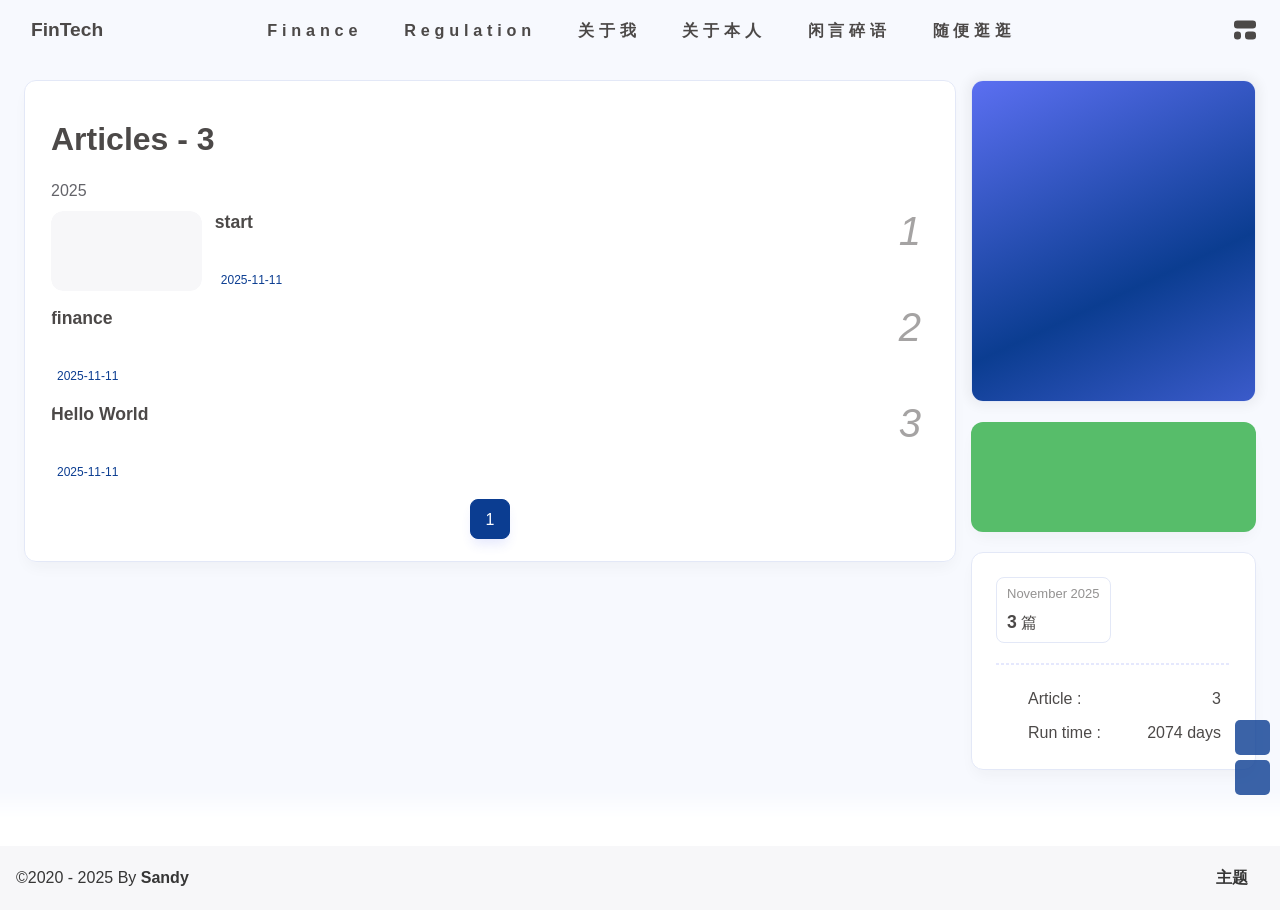
<file: archives/2025/index.html>
<!DOCTYPE html><html lang="en" data-theme="light"><head><meta charset="UTF-8"><meta http-equiv="X-UA-Compatible" content="IE=edge"><meta name="viewport" content="width=device-width, initial-scale=1.0, user-scalable=no"><title>2025 | FinTech</title><meta name="keywords" content="Finance, Regulation, Web3, AI, Blockchain"><meta name="author" content="Sandy"><meta name="copyright" content="Sandy"><meta name="format-detection" content="telephone=no"><meta name="theme-color" content="#F4F7FB"><meta name="mobile-web-app-capable" content="yes"><meta name="apple-touch-fullscreen" content="yes"><meta name="apple-mobile-web-app-title" content="2025"><meta name="application-name" content="2025"><meta name="apple-mobile-web-app-capable" content="yes"><meta name="apple-mobile-web-app-status-bar-style" content="#F4F7FB"><meta property="og:type" content="website"><meta property="og:title" content="2025"><meta property="og:url" content="http://example.com/archives/2025/index.html"><meta property="og:site_name" content="FinTech"><meta property="og:description" content="2025"><meta property="og:locale" content="en"><meta property="og:image" content="https://bu.dusays.com/2023/04/27/64496e511b09c.jpg"><meta property="article:author" content="Sandy"><meta property="article:tag" content="Finance, Regulation, Web3, AI, Blockchain"><meta name="twitter:card" content="summary"><meta name="twitter:image" content="https://bu.dusays.com/2023/04/27/64496e511b09c.jpg"><meta name="description" content="2025"><link rel="shortcut icon" href="/favicon.ico"><link rel="canonical" href="http://example.com/archives/2025/"><link rel="preconnect" href="//cdn.cbd.int"/><meta name="google-site-verification" content="xxx"/><meta name="baidu-site-verification" content="code-xxx"/><meta name="msvalidate.01" content="xxx"/><link rel="stylesheet" href="/css/index.css"><link rel="stylesheet" href="https://cdn.cbd.int/node-snackbar@0.1.16/dist/snackbar.min.css" media="print" onload="this.media='all'"><link rel="stylesheet" href="https://cdn.cbd.int/@fancyapps/ui@5.0.28/dist/fancybox/fancybox.css" media="print" onload="this.media='all'"><script>const GLOBAL_CONFIG = {
  linkPageTop: undefined,
  peoplecanvas: undefined,
  postHeadAiDescription: undefined,
  diytitle: undefined,
  LA51: undefined,
  greetingBox: undefined,
  twikooEnvId: '',
  commentBarrageConfig:undefined,
  music_page_default: "nav_music",
  root: '/',
  preloader: undefined,
  friends_vue_info: undefined,
  navMusic: false,
  mainTone: undefined,
  authorStatus: undefined,
  algolia: undefined,
  localSearch: {"path":"/search.xml","preload":false,"languages":{"hits_empty":"We didn't find any results for the search: ${query}"}},
  translate: {"defaultEncoding":2,"translateDelay":0,"msgToTraditionalChinese":"繁","msgToSimplifiedChinese":"简","rightMenuMsgToTraditionalChinese":"转为繁体","rightMenuMsgToSimplifiedChinese":"转为简体"},
  noticeOutdate: undefined,
  highlight: {"plugin":"highlight.js","highlightCopy":true,"highlightLang":true,"highlightHeightLimit":330},
  copy: {
    success: 'Copy successfully',
    error: 'Copy error',
    noSupport: 'The browser does not support'
  },
  relativeDate: {
    homepage: false,
    simplehomepage: true,
    post: false
  },
  runtime: 'days',
  date_suffix: {
    just: 'Just',
    min: 'minutes ago',
    hour: 'hours ago',
    day: 'days ago',
    month: 'months ago'
  },
  copyright: {"copy":true,"copyrightEbable":false,"limitCount":50,"languages":{"author":"Author: Sandy","link":"Link: ","source":"Source: FinTech","info":"Copyright is owned by the author. For commercial reprints, please contact the author for authorization. For non-commercial reprints, please indicate the source.","copySuccess":"Copy success, copy and reprint please mark the address of this article"}},
  lightbox: 'fancybox',
  Snackbar: {"chs_to_cht":"Traditional Chinese Activated Manually","cht_to_chs":"Simplified Chinese Activated Manually","day_to_night":"Dark Mode Activated Manually","night_to_day":"Light Mode Activated Manually","bgLight":"#425AEF","bgDark":"#1f1f1f","position":"top-center"},
  source: {
    justifiedGallery: {
      js: 'https://cdn.cbd.int/flickr-justified-gallery@2.1.2/dist/fjGallery.min.js',
      css: 'https://cdn.cbd.int/flickr-justified-gallery@2.1.2/dist/fjGallery.css'
    }
  },
  isPhotoFigcaption: false,
  islazyload: true,
  isAnchor: false,
  shortcutKey: undefined,
  autoDarkmode: true
}</script><script id="config-diff">var GLOBAL_CONFIG_SITE = {
  configTitle: 'FinTech',
  title: '2025',
  postAI: '',
  pageFillDescription: '',
  isPost: false,
  isHome: false,
  isHighlightShrink: false,
  isToc: false,
  postUpdate: '2025-11-11 18:37:37',
  postMainColor: '',
}</script><noscript><style type="text/css">
  #nav {
    opacity: 1
  }
  .justified-gallery img {
    opacity: 1
  }

  #recent-posts time,
  #post-meta time {
    display: inline !important
  }
</style></noscript><script>(win=>{
      win.saveToLocal = {
        set: (key, value, ttl) => {
          if (ttl === 0) return
          const now = Date.now()
          const expiry = now + ttl * 86400000
          const item = {
            value,
            expiry
          }
          localStorage.setItem(key, JSON.stringify(item))
        },
      
        get: key => {
          const itemStr = localStorage.getItem(key)
      
          if (!itemStr) {
            return undefined
          }
          const item = JSON.parse(itemStr)
          const now = Date.now()
      
          if (now > item.expiry) {
            localStorage.removeItem(key)
            return undefined
          }
          return item.value
        }
      }
    
      win.getScript = (url, attr = {}) => new Promise((resolve, reject) => {
        const script = document.createElement('script')
        script.src = url
        script.async = true
        script.onerror = reject
        script.onload = script.onreadystatechange = function() {
          const loadState = this.readyState
          if (loadState && loadState !== 'loaded' && loadState !== 'complete') return
          script.onload = script.onreadystatechange = null
          resolve()
        }

        Object.keys(attr).forEach(key => {
          script.setAttribute(key, attr[key])
        })

        document.head.appendChild(script)
      })
    
      win.getCSS = (url, id = false) => new Promise((resolve, reject) => {
        const link = document.createElement('link')
        link.rel = 'stylesheet'
        link.href = url
        if (id) link.id = id
        link.onerror = reject
        link.onload = link.onreadystatechange = function() {
          const loadState = this.readyState
          if (loadState && loadState !== 'loaded' && loadState !== 'complete') return
          link.onload = link.onreadystatechange = null
          resolve()
        }
        document.head.appendChild(link)
      })
    
      win.activateDarkMode = () => {
        document.documentElement.setAttribute('data-theme', 'dark')
        if (document.querySelector('meta[name="theme-color"]') !== null) {
          document.querySelector('meta[name="theme-color"]').setAttribute('content', '#0A1633')
        }
      }
      win.activateLightMode = () => {
        document.documentElement.setAttribute('data-theme', 'light')
        if (document.querySelector('meta[name="theme-color"]') !== null) {
          document.querySelector('meta[name="theme-color"]').setAttribute('content', '#F4F7FB')
        }
      }
      const t = saveToLocal.get('theme')
    
          const isDarkMode = window.matchMedia('(prefers-color-scheme: dark)').matches
          const isLightMode = window.matchMedia('(prefers-color-scheme: light)').matches
          const isNotSpecified = window.matchMedia('(prefers-color-scheme: no-preference)').matches
          const hasNoSupport = !isDarkMode && !isLightMode && !isNotSpecified

          if (t === undefined) {
            if (isLightMode) activateLightMode()
            else if (isDarkMode) activateDarkMode()
            else if (isNotSpecified || hasNoSupport) {
              const now = new Date()
              const hour = now.getHours()
              const isNight = hour <= 6 || hour >= 18
              isNight ? activateDarkMode() : activateLightMode()
            }
            window.matchMedia('(prefers-color-scheme: dark)').addListener(e => {
              if (saveToLocal.get('theme') === undefined) {
                e.matches ? activateDarkMode() : activateLightMode()
              }
            })
          } else if (t === 'light') activateLightMode()
          else activateDarkMode()
        
      const asideStatus = saveToLocal.get('aside-status')
      if (asideStatus !== undefined) {
        if (asideStatus === 'hide') {
          document.documentElement.classList.add('hide-aside')
        } else {
          document.documentElement.classList.remove('hide-aside')
        }
      }
    
      const detectApple = () => {
        if(/iPad|iPhone|iPod|Macintosh/.test(navigator.userAgent)){
          document.documentElement.classList.add('apple')
        }
      }
      detectApple()
    })(window)</script><meta name="generator" content="Hexo 8.1.1"></head><body data-type="anzhiyu"><div id="web_bg"></div><div id="an_music_bg"></div><div class="page" id="body-wrap"><header class="not-top-img" id="page-header"><nav id="nav"><div id="nav-group"><span id="blog_name"><a id="site-name" href="/" accesskey="h"><div class="title">FinTech</div><i class="anzhiyufont anzhiyu-icon-house-chimney"></i></a></span><div class="mask-name-container"><div id="name-container"><a id="page-name" href="javascript:anzhiyu.scrollToDest(0, 500)">PAGE_NAME</a></div></div><div id="menus"><div class="menus_items"><div class="menus_item"><a class="site-page faa-parent animated-hover" href="/categories/Finance/"><span> Finance</span></a></div><div class="menus_item"><a class="site-page faa-parent animated-hover" href="/categories/Regulation/"><span> Regulation</span></a></div><div class="menus_item"><a class="site-page faa-parent animated-hover" href="/about/"><span> 关于我</span></a></div><div class="menus_item"><a class="site-page faa-parent animated-hover" href="/about/"><span> 关于本人</span></a></div><div class="menus_item"><a class="site-page faa-parent animated-hover" href="/essay/"><span> 闲言碎语</span></a></div><div class="menus_item"><a class="site-page faa-parent animated-hover" href="javascript:toRandomPost()"><span> 随便逛逛</span></a></div></div></div><div id="nav-right"><div class="nav-button" id="randomPost_button"><a class="site-page" onclick="toRandomPost()" title="随机前往一个文章" href="javascript:void(0);"><i class="anzhiyufont anzhiyu-icon-dice"></i></a></div><div class="nav-button" id="search-button"><a class="site-page social-icon search" href="javascript:void(0);" title="搜索🔍" accesskey="s"><i class="anzhiyufont anzhiyu-icon-magnifying-glass"></i><span> Search</span></a></div><input id="center-console" type="checkbox"/><label class="widget" for="center-console" title="中控台" onclick="anzhiyu.switchConsole();"><i class="left"></i><i class="widget center"></i><i class="widget right"></i></label><div id="console"><div class="console-card-group-reward"><ul class="reward-all console-card"><li class="reward-item"><a href="https://npm.elemecdn.com/anzhiyu-blog@1.1.6/img/post/common/qrcode-weichat.png" target="_blank"><img class="post-qr-code-img" alt="微信" src= "[data-uri]" onerror="this.onerror=null,this.src=&quot;/img/404.jpg&quot;" data-lazy-src="https://npm.elemecdn.com/anzhiyu-blog@1.1.6/img/post/common/qrcode-weichat.png"/></a><div class="post-qr-code-desc">微信</div></li><li class="reward-item"><a href="https://npm.elemecdn.com/anzhiyu-blog@1.1.6/img/post/common/qrcode-alipay.png" target="_blank"><img class="post-qr-code-img" alt="支付宝" src= "[data-uri]" onerror="this.onerror=null,this.src=&quot;/img/404.jpg&quot;" data-lazy-src="https://npm.elemecdn.com/anzhiyu-blog@1.1.6/img/post/common/qrcode-alipay.png"/></a><div class="post-qr-code-desc">支付宝</div></li></ul></div><div class="console-card-group"><div class="console-card-group-left"><div class="console-card" id="card-newest-comments"><div class="card-content"><div class="author-content-item-tips">互动</div><span class="author-content-item-title"> Newest Comments</span></div><div class="aside-list"><span>loading...</span></div></div></div><div class="console-card-group-right"><div class="console-card tags"><div class="card-content"><div class="author-content-item-tips">兴趣点</div><span class="author-content-item-title">寻找你感兴趣的领域</span></div></div><div class="console-card history"><div class="item-headline"><i class="anzhiyufont anzhiyu-icon-box-archiv"></i><span>文章</span></div><div class="card-archives"><div class="item-headline"><i class="anzhiyufont anzhiyu-icon-archive"></i><span>Archives</span></div><ul class="card-archive-list"><li class="card-archive-list-item"><a class="card-archive-list-link" href="/archives/2025/11/"><span class="card-archive-list-date">November 2025</span><div class="card-archive-list-count-group"><span class="card-archive-list-count">3</span><span>篇</span></div></a></li></ul></div><hr/></div></div></div><div class="button-group"><div class="console-btn-item"><a class="darkmode_switchbutton" title="显示模式切换" href="javascript:void(0);"><i class="anzhiyufont anzhiyu-icon-moon"></i></a></div><div class="console-btn-item" id="consoleHideAside" onclick="anzhiyu.hideAsideBtn()" title="边栏显示控制"><a class="asideSwitch"><i class="anzhiyufont anzhiyu-icon-arrows-left-right"></i></a></div></div><div class="console-mask" onclick="anzhiyu.hideConsole()" href="javascript:void(0);"></div></div><div class="nav-button" id="nav-totop"><a class="totopbtn" href="javascript:void(0);"><i class="anzhiyufont anzhiyu-icon-arrow-up"></i><span id="percent" onclick="anzhiyu.scrollToDest(0,500)">0</span></a></div><div id="toggle-menu"><a class="site-page" href="javascript:void(0);" title="切换"><i class="anzhiyufont anzhiyu-icon-bars"></i></a></div></div></div></nav></header><main id="blog-container"><div class="layout" id="content-inner"><div id="archive"><div class="article-sort-title">Articles - 3</div><div class="article-sort"><div class="article-sort-item year"><span>2025</span></div><div class="article-sort-item"><a class="article-sort-item-img" href="/2025/11/11/start/" title="start"><img src= "[data-uri]" onerror="this.onerror=null,this.src=&quot;/img/404.jpg&quot;" data-lazy-src="https://img.090227.xyz/file/ae62475a131f3734a201c.png" alt="start" onerror="this.onerror=null;this.src='/img/404.jpg'"></a><div class="article-sort-item-info"><a class="article-sort-item-title" href="/2025/11/11/start/" title="start">start</a><span class="article-sort-item-index">1</span><div class="article-meta-wrap"><div class="article-sort-item-time"><i class="anzhiyufont anzhiyu-icon-calendar-alt"></i><time class="post-meta-date-created" datetime="2025-11-11T15:39:15.000Z" title="Created 2025-11-11 16:39:15">2025-11-11</time></div></div></div></div><div class="article-sort-item no-article-cover"><div class="article-sort-item-info"><a class="article-sort-item-title" href="/2025/11/11/finance/" title="finance">finance</a><span class="article-sort-item-index">2</span><div class="article-meta-wrap"><div class="article-sort-item-time"><i class="anzhiyufont anzhiyu-icon-calendar-alt"></i><time class="post-meta-date-created" datetime="2025-11-11T15:28:33.000Z" title="Created 2025-11-11 16:28:33">2025-11-11</time></div></div></div></div><div class="article-sort-item no-article-cover"><div class="article-sort-item-info"><a class="article-sort-item-title" href="/2025/11/11/hello-world/" title="Hello World">Hello World</a><span class="article-sort-item-index">3</span><div class="article-meta-wrap"><div class="article-sort-item-time"><i class="anzhiyufont anzhiyu-icon-calendar-alt"></i><time class="post-meta-date-created" datetime="2025-11-11T14:09:35.910Z" title="Created 2025-11-11 15:09:35">2025-11-11</time></div></div></div></div></div><nav id="pagination"><div class="pagination"><span class="page-number current">1</span></div></nav></div><div class="aside-content" id="aside-content"><div class="card-widget card-info"><div class="card-content"><div class="author-info-avatar"><img class="avatar-img" src= "[data-uri]" onerror="this.onerror=null,this.src=&quot;/img/404.jpg&quot;" data-lazy-src="https://bu.dusays.com/2023/04/27/64496e511b09c.jpg" onerror="this.onerror=null;this.src='/img/friend_404.gif'" alt="avatar"/></div><div class="author-info__description">FinTech Blog</div></div></div><div class="card-widget anzhiyu-right-widget" id="card-wechat" onclick="null"><div id="flip-wrapper"><div id="flip-content"><div class="face" style="background: url(https://bu.dusays.com/2023/01/13/63c02edf44033.png) center center / 100% no-repeat"></div><div class="back face" style="background: url(https://bu.dusays.com/2023/05/13/645fa415e8694.png) center center / 100% no-repeat"></div></div></div></div><div class="sticky_layout"><div class="card-widget"><div class="card-archives"><div class="item-headline"><i class="anzhiyufont anzhiyu-icon-archive"></i><span>Archives</span></div><ul class="card-archive-list"><li class="card-archive-list-item"><a class="card-archive-list-link" href="/archives/2025/11/"><span class="card-archive-list-date">November 2025</span><div class="card-archive-list-count-group"><span class="card-archive-list-count">3</span><span>篇</span></div></a></li></ul></div><hr/><div class="card-webinfo"><div class="item-headline"><i class="anzhiyufont anzhiyu-icon-chart-line"></i><span>Info</span></div><div class="webinfo"><div class="webinfo-item"><div class="webinfo-item-title"><i class="anzhiyufont anzhiyu-icon-file-lines"></i><div class="item-name">Article :</div></div><div class="item-count">3</div></div><div class="webinfo-item"><div class="webinfo-item-title"><i class="anzhiyufont anzhiyu-icon-stopwatch"></i><div class="item-name">Run time :</div></div><div class="item-count" id="runtimeshow" data-publishDate="2021-03-31T22:00:00.000Z"><i class="anzhiyufont anzhiyu-icon-spinner anzhiyu-spin"></i></div></div></div></div></div></div></div></div></main><footer id="footer"><div id="footer-wrap"></div><div id="footer-bar"><div class="footer-bar-links"><div class="footer-bar-left"><div id="footer-bar-tips"><div class="copyright">&copy;2020 - 2025 By <a class="footer-bar-link" href="/" title="Sandy" target="_blank">Sandy</a></div></div><div id="footer-type-tips"></div></div><div class="footer-bar-right"><a class="footer-bar-link" target="_blank" rel="noopener" href="https://github.com/anzhiyu-c/hexo-theme-anzhiyu" title="主题">主题</a></div></div></div></footer></div><div id="sidebar"><div id="menu-mask"></div><div id="sidebar-menus"><div class="sidebar-site-data site-data is-center"><a href="/archives/" title="archive"><div class="headline">Articles</div><div class="length-num">3</div></a><a href="/tags/" title="tag"><div class="headline">Tags</div><div class="length-num">0</div></a><a href="/categories/" title="category"><div class="headline">Categories</div><div class="length-num">2</div></a></div><span class="sidebar-menu-item-title">Function</span><div class="sidebar-menu-item"><a class="darkmode_switchbutton menu-child" href="javascript:void(0);" title="Display Mode"><i class="anzhiyufont anzhiyu-icon-circle-half-stroke"></i><span>Display Mode</span></a></div><div class="back-menu-list-groups"><div class="back-menu-list-group"><div class="back-menu-list-title">网页</div><div class="back-menu-list"><a class="back-menu-item" target="_blank" rel="noopener" href="https://blog.anheyu.com/" title="博客"><img class="back-menu-item-icon" src= "[data-uri]" onerror="this.onerror=null,this.src=&quot;/img/404.jpg&quot;" data-lazy-src="/img/favicon.ico" alt="博客"/><span class="back-menu-item-text">博客</span></a></div></div><div class="back-menu-list-group"><div class="back-menu-list-title">项目</div><div class="back-menu-list"><a class="back-menu-item" target="_blank" rel="noopener" href="https://image.anheyu.com/" title="安知鱼图床"><img class="back-menu-item-icon" src= "[data-uri]" onerror="this.onerror=null,this.src=&quot;/img/404.jpg&quot;" data-lazy-src="https://image.anheyu.com/favicon.ico" alt="安知鱼图床"/><span class="back-menu-item-text">安知鱼图床</span></a></div></div></div><div class="menus_items"><div class="menus_item"><a class="site-page faa-parent animated-hover" href="/categories/Finance/"><span> Finance</span></a></div><div class="menus_item"><a class="site-page faa-parent animated-hover" href="/categories/Regulation/"><span> Regulation</span></a></div><div class="menus_item"><a class="site-page faa-parent animated-hover" href="/about/"><span> 关于我</span></a></div><div class="menus_item"><a class="site-page faa-parent animated-hover" href="/about/"><span> 关于本人</span></a></div><div class="menus_item"><a class="site-page faa-parent animated-hover" href="/essay/"><span> 闲言碎语</span></a></div><div class="menus_item"><a class="site-page faa-parent animated-hover" href="javascript:toRandomPost()"><span> 随便逛逛</span></a></div></div><span class="sidebar-menu-item-title">标签</span></div></div><div id="rightside"><div id="rightside-config-hide"><button id="translateLink" type="button" title="Switch Between Traditional Chinese And Simplified Chinese">繁</button><button id="darkmode" type="button" title="Switch Between Light And Dark Mode"><i class="anzhiyufont anzhiyu-icon-circle-half-stroke"></i></button><button id="hide-aside-btn" type="button" title="Toggle between single-column and double-column"><i class="anzhiyufont anzhiyu-icon-arrows-left-right"></i></button></div><div id="rightside-config-show"><button id="rightside-config" type="button" title="Setting"><i class="anzhiyufont anzhiyu-icon-gear"></i></button><button id="go-up" type="button" title="Back To Top"><i class="anzhiyufont anzhiyu-icon-arrow-up"></i></button></div></div><div id="local-search"><div class="search-dialog"><nav class="search-nav"><span class="search-dialog-title">Search</span><span id="loading-status"></span><button class="search-close-button"><i class="anzhiyufont anzhiyu-icon-xmark"></i></button></nav><div class="is-center" id="loading-database"><i class="anzhiyufont anzhiyu-icon-spinner anzhiyu-pulse-icon"></i><span>  Loading the Database</span></div><div class="search-wrap"><div id="local-search-input"><div class="local-search-box"><input class="local-search-box--input" placeholder="Search for Posts" type="text"/></div></div><hr/><div id="local-search-results"></div></div></div><div id="search-mask"></div></div><div id="rightMenu"><div class="rightMenu-group rightMenu-small"><div class="rightMenu-item" id="menu-backward"><i class="anzhiyufont anzhiyu-icon-arrow-left"></i></div><div class="rightMenu-item" id="menu-forward"><i class="anzhiyufont anzhiyu-icon-arrow-right"></i></div><div class="rightMenu-item" id="menu-refresh"><i class="anzhiyufont anzhiyu-icon-arrow-rotate-right" style="font-size: 1rem;"></i></div><div class="rightMenu-item" id="menu-top"><i class="anzhiyufont anzhiyu-icon-arrow-up"></i></div></div><div class="rightMenu-group rightMenu-line rightMenuPlugin"><div class="rightMenu-item" id="menu-copytext"><i class="anzhiyufont anzhiyu-icon-copy"></i><span>复制选中文本</span></div><div class="rightMenu-item" id="menu-pastetext"><i class="anzhiyufont anzhiyu-icon-paste"></i><span>粘贴文本</span></div><a class="rightMenu-item" id="menu-commenttext"><i class="anzhiyufont anzhiyu-icon-comment-medical"></i><span>引用到评论</span></a><div class="rightMenu-item" id="menu-newwindow"><i class="anzhiyufont anzhiyu-icon-window-restore"></i><span>新窗口打开</span></div><div class="rightMenu-item" id="menu-copylink"><i class="anzhiyufont anzhiyu-icon-link"></i><span>复制链接地址</span></div><div class="rightMenu-item" id="menu-copyimg"><i class="anzhiyufont anzhiyu-icon-images"></i><span>复制此图片</span></div><div class="rightMenu-item" id="menu-downloadimg"><i class="anzhiyufont anzhiyu-icon-download"></i><span>下载此图片</span></div><div class="rightMenu-item" id="menu-newwindowimg"><i class="anzhiyufont anzhiyu-icon-window-restore"></i><span>新窗口打开图片</span></div><div class="rightMenu-item" id="menu-search"><i class="anzhiyufont anzhiyu-icon-magnifying-glass"></i><span>站内搜索</span></div><div class="rightMenu-item" id="menu-searchBaidu"><i class="anzhiyufont anzhiyu-icon-magnifying-glass"></i><span>百度搜索</span></div><div class="rightMenu-item" id="menu-music-toggle"><i class="anzhiyufont anzhiyu-icon-play"></i><span>播放音乐</span></div><div class="rightMenu-item" id="menu-music-back"><i class="anzhiyufont anzhiyu-icon-backward"></i><span>切换到上一首</span></div><div class="rightMenu-item" id="menu-music-forward"><i class="anzhiyufont anzhiyu-icon-forward"></i><span>切换到下一首</span></div><div class="rightMenu-item" id="menu-music-playlist" onclick="window.open(&quot;https://y.qq.com/n/ryqq/playlist/8802438608&quot;, &quot;_blank&quot;);" style="display: none;"><i class="anzhiyufont anzhiyu-icon-radio"></i><span>查看所有歌曲</span></div><div class="rightMenu-item" id="menu-music-copyMusicName"><i class="anzhiyufont anzhiyu-icon-copy"></i><span>复制歌名</span></div></div><div class="rightMenu-group rightMenu-line rightMenuOther"><a class="rightMenu-item menu-link" id="menu-randomPost"><i class="anzhiyufont anzhiyu-icon-shuffle"></i><span>随便逛逛</span></a><a class="rightMenu-item menu-link" href="/categories/"><i class="anzhiyufont anzhiyu-icon-cube"></i><span>博客分类</span></a><a class="rightMenu-item menu-link" href="/tags/"><i class="anzhiyufont anzhiyu-icon-tags"></i><span>文章标签</span></a></div><div class="rightMenu-group rightMenu-line rightMenuOther"><a class="rightMenu-item" id="menu-copy" href="javascript:void(0);"><i class="anzhiyufont anzhiyu-icon-copy"></i><span>复制地址</span></a><a class="rightMenu-item" id="menu-commentBarrage" href="javascript:void(0);"><i class="anzhiyufont anzhiyu-icon-message"></i><span class="menu-commentBarrage-text">关闭热评</span></a><a class="rightMenu-item" id="menu-darkmode" href="javascript:void(0);"><i class="anzhiyufont anzhiyu-icon-circle-half-stroke"></i><span class="menu-darkmode-text">深色模式</span></a><a class="rightMenu-item" id="menu-translate" href="javascript:void(0);"><i class="anzhiyufont anzhiyu-icon-language"></i><span>轉為繁體</span></a></div></div><div id="rightmenu-mask"></div><div><script src="/js/utils.js"></script><script src="/js/main.js"></script><script src="/js/tw_cn.js"></script><script src="https://cdn.cbd.int/@fancyapps/ui@5.0.28/dist/fancybox/fancybox.umd.js"></script><script src="https://cdn.cbd.int/instant.page@5.2.0/instantpage.js" type="module"></script><script src="https://cdn.cbd.int/vanilla-lazyload@17.8.5/dist/lazyload.iife.min.js"></script><script src="https://cdn.cbd.int/node-snackbar@0.1.16/dist/snackbar.min.js"></script><script async src="/anzhiyu/random.js"></script><script src="/js/search/local-search.js"></script><div class="js-pjax"><input type="hidden" name="page-type" id="page-type" value="anzhiyu"></div><script>var visitorMail = "";
</script><script async data-pjax src="https://cdn.cbd.int/anzhiyu-theme-static@1.0.0/waterfall/waterfall.js"></script><script src="https://lf3-cdn-tos.bytecdntp.com/cdn/expire-1-M/qrcodejs/1.0.0/qrcode.min.js"></script><link rel="stylesheet" href="https://cdn.cbd.int/anzhiyu-theme-static@1.1.9/icon/ali_iconfont_css.css"><link rel="stylesheet" href="https://cdn.cbd.int/anzhiyu-theme-static@1.0.0/aplayer/APlayer.min.css" media="print" onload="this.media='all'"><script src="https://cdn.cbd.int/anzhiyu-blog-static@1.0.1/js/APlayer.min.js"></script><script src="https://cdn.cbd.int/hexo-anzhiyu-music@1.0.1/assets/js/Meting2.min.js"></script><script src="https://cdn.cbd.int/pjax@0.2.8/pjax.min.js"></script><script>let pjaxSelectors = ["head > title","#config-diff","#body-wrap","#rightside-config-hide","#rightside-config-show",".js-pjax"]
var pjax = new Pjax({
  elements: 'a:not([target="_blank"])',
  selectors: pjaxSelectors,
  cacheBust: false,
  analytics: false,
  scrollRestoration: false
})

document.addEventListener('pjax:send', function () {
  // removeEventListener scroll 
  anzhiyu.removeGlobalFnEvent('pjax')
  anzhiyu.removeGlobalFnEvent('themeChange')

  document.getElementById('rightside').classList.remove('rightside-show')
  
  if (window.aplayers) {
    for (let i = 0; i < window.aplayers.length; i++) {
      if (!window.aplayers[i].options.fixed) {
        window.aplayers[i].destroy()
      }
    }
  }

  typeof typed === 'object' && typed.destroy()

  //reset readmode
  const $bodyClassList = document.body.classList
  $bodyClassList.contains('read-mode') && $bodyClassList.remove('read-mode')
})

document.addEventListener('pjax:complete', function () {
  window.refreshFn()

  document.querySelectorAll('script[data-pjax]').forEach(item => {
    const newScript = document.createElement('script')
    const content = item.text || item.textContent || item.innerHTML || ""
    Array.from(item.attributes).forEach(attr => newScript.setAttribute(attr.name, attr.value))
    newScript.appendChild(document.createTextNode(content))
    item.parentNode.replaceChild(newScript, item)
  })

  GLOBAL_CONFIG.islazyload && window.lazyLoadInstance.update()

  typeof panguInit === 'function' && panguInit()

  // google analytics
  typeof gtag === 'function' && gtag('config', '', {'page_path': window.location.pathname});

  // baidu analytics
  typeof _hmt === 'object' && _hmt.push(['_trackPageview',window.location.pathname]);

  typeof loadMeting === 'function' && document.getElementsByClassName('aplayer').length && loadMeting()

  // prismjs
  typeof Prism === 'object' && Prism.highlightAll()
})

document.addEventListener('pjax:error', e => {
  if (e.request.status === 404) {
    pjax.loadUrl('/404.html')
  }
})</script><script charset="UTF-8" src="https://cdn.cbd.int/anzhiyu-theme-static@1.1.5/accesskey/accesskey.js"></script></div><div id="popup-window"><div class="popup-window-title">通知</div><div class="popup-window-divider"></div><div class="popup-window-content"><div class="popup-tip">你好呀</div><div class="popup-link"><i class="anzhiyufont anzhiyu-icon-arrow-circle-right"></i></div></div></div></body></html>
</file>
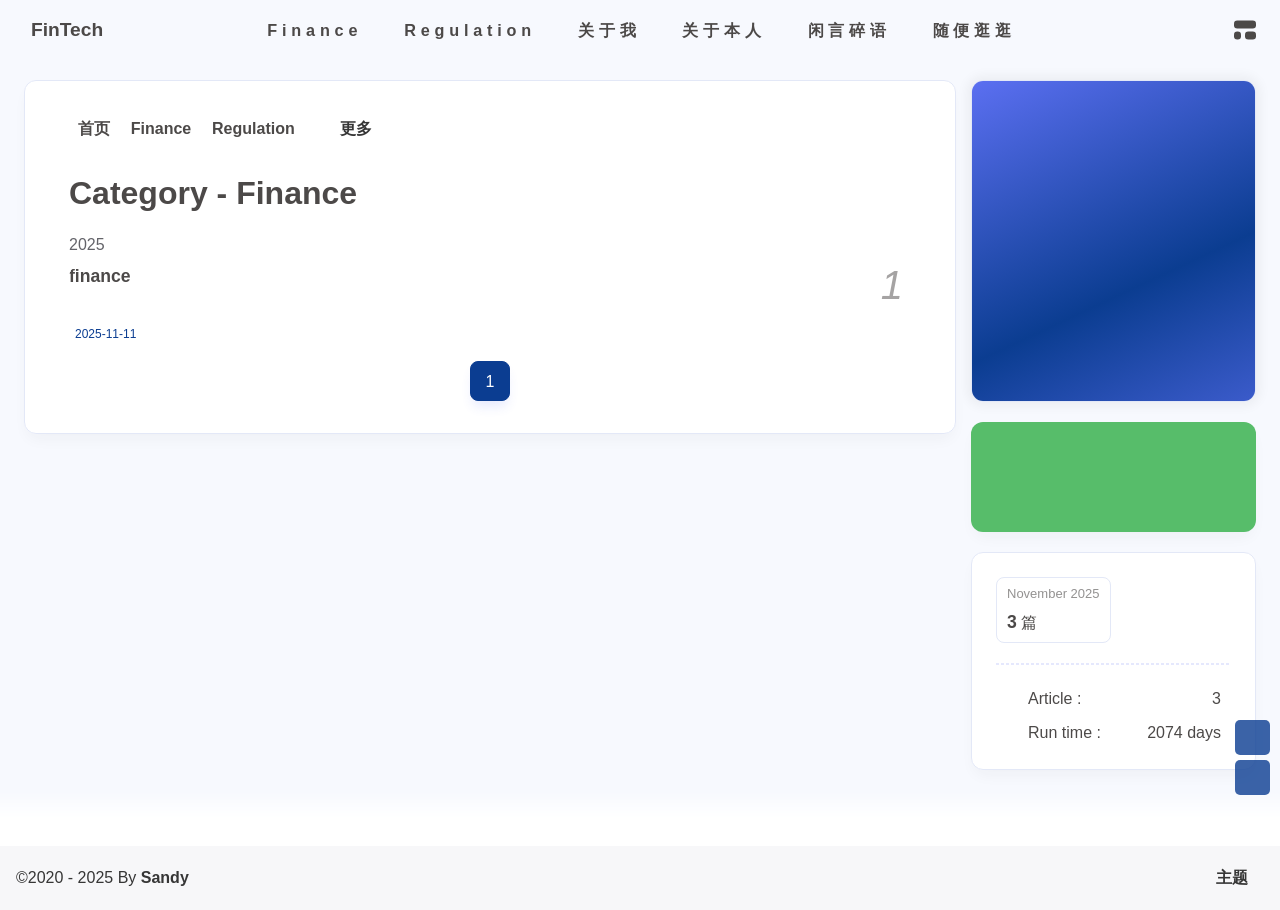
<file: categories/Finance/index.html>
<!DOCTYPE html><html lang="en" data-theme="light"><head><meta charset="UTF-8"><meta http-equiv="X-UA-Compatible" content="IE=edge"><meta name="viewport" content="width=device-width, initial-scale=1.0, user-scalable=no"><title>Category: Finance | FinTech</title><meta name="keywords" content="Finance, Regulation, Web3, AI, Blockchain"><meta name="author" content="Sandy"><meta name="copyright" content="Sandy"><meta name="format-detection" content="telephone=no"><meta name="theme-color" content="#F4F7FB"><meta name="mobile-web-app-capable" content="yes"><meta name="apple-touch-fullscreen" content="yes"><meta name="apple-mobile-web-app-title" content="Category: Finance"><meta name="application-name" content="Category: Finance"><meta name="apple-mobile-web-app-capable" content="yes"><meta name="apple-mobile-web-app-status-bar-style" content="#F4F7FB"><meta property="og:type" content="website"><meta property="og:title" content="Category: Finance"><meta property="og:url" content="http://example.com/categories/Finance/index.html"><meta property="og:site_name" content="FinTech"><meta property="og:description" content="FinTech Blog"><meta property="og:locale" content="en"><meta property="og:image" content="https://bu.dusays.com/2023/04/27/64496e511b09c.jpg"><meta property="article:author" content="Sandy"><meta property="article:tag" content="Finance, Regulation, Web3, AI, Blockchain"><meta name="twitter:card" content="summary"><meta name="twitter:image" content="https://bu.dusays.com/2023/04/27/64496e511b09c.jpg"><meta name="description" content="FinTech Blog"><link rel="shortcut icon" href="/favicon.ico"><link rel="canonical" href="http://example.com/categories/Finance/"><link rel="preconnect" href="//cdn.cbd.int"/><meta name="google-site-verification" content="xxx"/><meta name="baidu-site-verification" content="code-xxx"/><meta name="msvalidate.01" content="xxx"/><link rel="stylesheet" href="/css/index.css"><link rel="stylesheet" href="https://cdn.cbd.int/node-snackbar@0.1.16/dist/snackbar.min.css" media="print" onload="this.media='all'"><link rel="stylesheet" href="https://cdn.cbd.int/@fancyapps/ui@5.0.28/dist/fancybox/fancybox.css" media="print" onload="this.media='all'"><script>const GLOBAL_CONFIG = {
  linkPageTop: undefined,
  peoplecanvas: undefined,
  postHeadAiDescription: undefined,
  diytitle: undefined,
  LA51: undefined,
  greetingBox: undefined,
  twikooEnvId: '',
  commentBarrageConfig:undefined,
  music_page_default: "nav_music",
  root: '/',
  preloader: undefined,
  friends_vue_info: undefined,
  navMusic: false,
  mainTone: undefined,
  authorStatus: undefined,
  algolia: undefined,
  localSearch: {"path":"/search.xml","preload":false,"languages":{"hits_empty":"We didn't find any results for the search: ${query}"}},
  translate: {"defaultEncoding":2,"translateDelay":0,"msgToTraditionalChinese":"繁","msgToSimplifiedChinese":"简","rightMenuMsgToTraditionalChinese":"转为繁体","rightMenuMsgToSimplifiedChinese":"转为简体"},
  noticeOutdate: undefined,
  highlight: {"plugin":"highlight.js","highlightCopy":true,"highlightLang":true,"highlightHeightLimit":330},
  copy: {
    success: 'Copy successfully',
    error: 'Copy error',
    noSupport: 'The browser does not support'
  },
  relativeDate: {
    homepage: false,
    simplehomepage: true,
    post: false
  },
  runtime: 'days',
  date_suffix: {
    just: 'Just',
    min: 'minutes ago',
    hour: 'hours ago',
    day: 'days ago',
    month: 'months ago'
  },
  copyright: {"copy":true,"copyrightEbable":false,"limitCount":50,"languages":{"author":"Author: Sandy","link":"Link: ","source":"Source: FinTech","info":"Copyright is owned by the author. For commercial reprints, please contact the author for authorization. For non-commercial reprints, please indicate the source.","copySuccess":"Copy success, copy and reprint please mark the address of this article"}},
  lightbox: 'fancybox',
  Snackbar: {"chs_to_cht":"Traditional Chinese Activated Manually","cht_to_chs":"Simplified Chinese Activated Manually","day_to_night":"Dark Mode Activated Manually","night_to_day":"Light Mode Activated Manually","bgLight":"#425AEF","bgDark":"#1f1f1f","position":"top-center"},
  source: {
    justifiedGallery: {
      js: 'https://cdn.cbd.int/flickr-justified-gallery@2.1.2/dist/fjGallery.min.js',
      css: 'https://cdn.cbd.int/flickr-justified-gallery@2.1.2/dist/fjGallery.css'
    }
  },
  isPhotoFigcaption: false,
  islazyload: true,
  isAnchor: false,
  shortcutKey: undefined,
  autoDarkmode: true
}</script><script id="config-diff">var GLOBAL_CONFIG_SITE = {
  configTitle: 'FinTech',
  title: 'Category: Finance',
  postAI: '',
  pageFillDescription: '',
  isPost: false,
  isHome: false,
  isHighlightShrink: false,
  isToc: false,
  postUpdate: '2025-11-11 18:37:37',
  postMainColor: '',
}</script><noscript><style type="text/css">
  #nav {
    opacity: 1
  }
  .justified-gallery img {
    opacity: 1
  }

  #recent-posts time,
  #post-meta time {
    display: inline !important
  }
</style></noscript><script>(win=>{
      win.saveToLocal = {
        set: (key, value, ttl) => {
          if (ttl === 0) return
          const now = Date.now()
          const expiry = now + ttl * 86400000
          const item = {
            value,
            expiry
          }
          localStorage.setItem(key, JSON.stringify(item))
        },
      
        get: key => {
          const itemStr = localStorage.getItem(key)
      
          if (!itemStr) {
            return undefined
          }
          const item = JSON.parse(itemStr)
          const now = Date.now()
      
          if (now > item.expiry) {
            localStorage.removeItem(key)
            return undefined
          }
          return item.value
        }
      }
    
      win.getScript = (url, attr = {}) => new Promise((resolve, reject) => {
        const script = document.createElement('script')
        script.src = url
        script.async = true
        script.onerror = reject
        script.onload = script.onreadystatechange = function() {
          const loadState = this.readyState
          if (loadState && loadState !== 'loaded' && loadState !== 'complete') return
          script.onload = script.onreadystatechange = null
          resolve()
        }

        Object.keys(attr).forEach(key => {
          script.setAttribute(key, attr[key])
        })

        document.head.appendChild(script)
      })
    
      win.getCSS = (url, id = false) => new Promise((resolve, reject) => {
        const link = document.createElement('link')
        link.rel = 'stylesheet'
        link.href = url
        if (id) link.id = id
        link.onerror = reject
        link.onload = link.onreadystatechange = function() {
          const loadState = this.readyState
          if (loadState && loadState !== 'loaded' && loadState !== 'complete') return
          link.onload = link.onreadystatechange = null
          resolve()
        }
        document.head.appendChild(link)
      })
    
      win.activateDarkMode = () => {
        document.documentElement.setAttribute('data-theme', 'dark')
        if (document.querySelector('meta[name="theme-color"]') !== null) {
          document.querySelector('meta[name="theme-color"]').setAttribute('content', '#0A1633')
        }
      }
      win.activateLightMode = () => {
        document.documentElement.setAttribute('data-theme', 'light')
        if (document.querySelector('meta[name="theme-color"]') !== null) {
          document.querySelector('meta[name="theme-color"]').setAttribute('content', '#F4F7FB')
        }
      }
      const t = saveToLocal.get('theme')
    
          const isDarkMode = window.matchMedia('(prefers-color-scheme: dark)').matches
          const isLightMode = window.matchMedia('(prefers-color-scheme: light)').matches
          const isNotSpecified = window.matchMedia('(prefers-color-scheme: no-preference)').matches
          const hasNoSupport = !isDarkMode && !isLightMode && !isNotSpecified

          if (t === undefined) {
            if (isLightMode) activateLightMode()
            else if (isDarkMode) activateDarkMode()
            else if (isNotSpecified || hasNoSupport) {
              const now = new Date()
              const hour = now.getHours()
              const isNight = hour <= 6 || hour >= 18
              isNight ? activateDarkMode() : activateLightMode()
            }
            window.matchMedia('(prefers-color-scheme: dark)').addListener(e => {
              if (saveToLocal.get('theme') === undefined) {
                e.matches ? activateDarkMode() : activateLightMode()
              }
            })
          } else if (t === 'light') activateLightMode()
          else activateDarkMode()
        
      const asideStatus = saveToLocal.get('aside-status')
      if (asideStatus !== undefined) {
        if (asideStatus === 'hide') {
          document.documentElement.classList.add('hide-aside')
        } else {
          document.documentElement.classList.remove('hide-aside')
        }
      }
    
      const detectApple = () => {
        if(/iPad|iPhone|iPod|Macintosh/.test(navigator.userAgent)){
          document.documentElement.classList.add('apple')
        }
      }
      detectApple()
    })(window)</script><meta name="generator" content="Hexo 8.1.1"></head><body data-type="anzhiyu"><div id="web_bg"></div><div id="an_music_bg"></div><div class="page" id="body-wrap"><header class="not-top-img" id="page-header"><nav id="nav"><div id="nav-group"><span id="blog_name"><a id="site-name" href="/" accesskey="h"><div class="title">FinTech</div><i class="anzhiyufont anzhiyu-icon-house-chimney"></i></a></span><div class="mask-name-container"><div id="name-container"><a id="page-name" href="javascript:anzhiyu.scrollToDest(0, 500)">PAGE_NAME</a></div></div><div id="menus"><div class="menus_items"><div class="menus_item"><a class="site-page faa-parent animated-hover" href="/categories/Finance/"><span> Finance</span></a></div><div class="menus_item"><a class="site-page faa-parent animated-hover" href="/categories/Regulation/"><span> Regulation</span></a></div><div class="menus_item"><a class="site-page faa-parent animated-hover" href="/about/"><span> 关于我</span></a></div><div class="menus_item"><a class="site-page faa-parent animated-hover" href="/about/"><span> 关于本人</span></a></div><div class="menus_item"><a class="site-page faa-parent animated-hover" href="/essay/"><span> 闲言碎语</span></a></div><div class="menus_item"><a class="site-page faa-parent animated-hover" href="javascript:toRandomPost()"><span> 随便逛逛</span></a></div></div></div><div id="nav-right"><div class="nav-button" id="randomPost_button"><a class="site-page" onclick="toRandomPost()" title="随机前往一个文章" href="javascript:void(0);"><i class="anzhiyufont anzhiyu-icon-dice"></i></a></div><div class="nav-button" id="search-button"><a class="site-page social-icon search" href="javascript:void(0);" title="搜索🔍" accesskey="s"><i class="anzhiyufont anzhiyu-icon-magnifying-glass"></i><span> Search</span></a></div><input id="center-console" type="checkbox"/><label class="widget" for="center-console" title="中控台" onclick="anzhiyu.switchConsole();"><i class="left"></i><i class="widget center"></i><i class="widget right"></i></label><div id="console"><div class="console-card-group-reward"><ul class="reward-all console-card"><li class="reward-item"><a href="https://npm.elemecdn.com/anzhiyu-blog@1.1.6/img/post/common/qrcode-weichat.png" target="_blank"><img class="post-qr-code-img" alt="微信" src= "[data-uri]" onerror="this.onerror=null,this.src=&quot;/img/404.jpg&quot;" data-lazy-src="https://npm.elemecdn.com/anzhiyu-blog@1.1.6/img/post/common/qrcode-weichat.png"/></a><div class="post-qr-code-desc">微信</div></li><li class="reward-item"><a href="https://npm.elemecdn.com/anzhiyu-blog@1.1.6/img/post/common/qrcode-alipay.png" target="_blank"><img class="post-qr-code-img" alt="支付宝" src= "[data-uri]" onerror="this.onerror=null,this.src=&quot;/img/404.jpg&quot;" data-lazy-src="https://npm.elemecdn.com/anzhiyu-blog@1.1.6/img/post/common/qrcode-alipay.png"/></a><div class="post-qr-code-desc">支付宝</div></li></ul></div><div class="console-card-group"><div class="console-card-group-left"><div class="console-card" id="card-newest-comments"><div class="card-content"><div class="author-content-item-tips">互动</div><span class="author-content-item-title"> Newest Comments</span></div><div class="aside-list"><span>loading...</span></div></div></div><div class="console-card-group-right"><div class="console-card tags"><div class="card-content"><div class="author-content-item-tips">兴趣点</div><span class="author-content-item-title">寻找你感兴趣的领域</span></div></div><div class="console-card history"><div class="item-headline"><i class="anzhiyufont anzhiyu-icon-box-archiv"></i><span>文章</span></div><div class="card-archives"><div class="item-headline"><i class="anzhiyufont anzhiyu-icon-archive"></i><span>Archives</span></div><ul class="card-archive-list"><li class="card-archive-list-item"><a class="card-archive-list-link" href="/archives/2025/11/"><span class="card-archive-list-date">November 2025</span><div class="card-archive-list-count-group"><span class="card-archive-list-count">3</span><span>篇</span></div></a></li></ul></div><hr/></div></div></div><div class="button-group"><div class="console-btn-item"><a class="darkmode_switchbutton" title="显示模式切换" href="javascript:void(0);"><i class="anzhiyufont anzhiyu-icon-moon"></i></a></div><div class="console-btn-item" id="consoleHideAside" onclick="anzhiyu.hideAsideBtn()" title="边栏显示控制"><a class="asideSwitch"><i class="anzhiyufont anzhiyu-icon-arrows-left-right"></i></a></div></div><div class="console-mask" onclick="anzhiyu.hideConsole()" href="javascript:void(0);"></div></div><div class="nav-button" id="nav-totop"><a class="totopbtn" href="javascript:void(0);"><i class="anzhiyufont anzhiyu-icon-arrow-up"></i><span id="percent" onclick="anzhiyu.scrollToDest(0,500)">0</span></a></div><div id="toggle-menu"><a class="site-page" href="javascript:void(0);" title="切换"><i class="anzhiyufont anzhiyu-icon-bars"></i></a></div></div></div></nav></header><main id="blog-container"><div class="layout" id="content-inner"><div id="category"><div id="catalog-bar"><i class="anzhiyufont anzhiyu-icon-shapes"></i><div id="catalog-list"><div class="catalog-list-item"><a href="/">首页</a></div>
    <div class="catalog-list-item" id="/categories/Finance/">
      <a href="/categories/Finance/">
        Finance
      </a>
    </div>
    
    <div class="catalog-list-item" id="/categories/Regulation/">
      <a href="/categories/Regulation/">
        Regulation
      </a>
    </div>
    </div><div class="category-bar-next" id="category-bar-next" onclick="anzhiyu.scrollCategoryBarToRight()"><i class="anzhiyufont anzhiyu-icon-angle-double-right"></i></div><a class="catalog-more" href="/categories/">更多</a></div><div class="article-sort-title">Category - Finance</div><div class="article-sort"><div class="article-sort-item year"><span>2025</span></div><div class="article-sort-item no-article-cover"><div class="article-sort-item-info"><a class="article-sort-item-title" href="/2025/11/11/finance/" title="finance">finance</a><span class="article-sort-item-index">1</span><div class="article-meta-wrap"><div class="article-sort-item-time"><i class="anzhiyufont anzhiyu-icon-calendar-alt"></i><time class="post-meta-date-created" datetime="2025-11-11T15:28:33.000Z" title="Created 2025-11-11 16:28:33">2025-11-11</time></div></div></div></div></div><nav id="pagination"><div class="pagination"><span class="page-number current">1</span></div></nav></div><div class="aside-content" id="aside-content"><div class="card-widget card-info"><div class="card-content"><div class="author-info-avatar"><img class="avatar-img" src= "[data-uri]" onerror="this.onerror=null,this.src=&quot;/img/404.jpg&quot;" data-lazy-src="https://bu.dusays.com/2023/04/27/64496e511b09c.jpg" onerror="this.onerror=null;this.src='/img/friend_404.gif'" alt="avatar"/></div><div class="author-info__description">FinTech Blog</div></div></div><div class="card-widget anzhiyu-right-widget" id="card-wechat" onclick="null"><div id="flip-wrapper"><div id="flip-content"><div class="face" style="background: url(https://bu.dusays.com/2023/01/13/63c02edf44033.png) center center / 100% no-repeat"></div><div class="back face" style="background: url(https://bu.dusays.com/2023/05/13/645fa415e8694.png) center center / 100% no-repeat"></div></div></div></div><div class="sticky_layout"><div class="card-widget"><div class="card-archives"><div class="item-headline"><i class="anzhiyufont anzhiyu-icon-archive"></i><span>Archives</span></div><ul class="card-archive-list"><li class="card-archive-list-item"><a class="card-archive-list-link" href="/archives/2025/11/"><span class="card-archive-list-date">November 2025</span><div class="card-archive-list-count-group"><span class="card-archive-list-count">3</span><span>篇</span></div></a></li></ul></div><hr/><div class="card-webinfo"><div class="item-headline"><i class="anzhiyufont anzhiyu-icon-chart-line"></i><span>Info</span></div><div class="webinfo"><div class="webinfo-item"><div class="webinfo-item-title"><i class="anzhiyufont anzhiyu-icon-file-lines"></i><div class="item-name">Article :</div></div><div class="item-count">3</div></div><div class="webinfo-item"><div class="webinfo-item-title"><i class="anzhiyufont anzhiyu-icon-stopwatch"></i><div class="item-name">Run time :</div></div><div class="item-count" id="runtimeshow" data-publishDate="2021-03-31T22:00:00.000Z"><i class="anzhiyufont anzhiyu-icon-spinner anzhiyu-spin"></i></div></div></div></div></div></div></div></div></main><footer id="footer"><div id="footer-wrap"></div><div id="footer-bar"><div class="footer-bar-links"><div class="footer-bar-left"><div id="footer-bar-tips"><div class="copyright">&copy;2020 - 2025 By <a class="footer-bar-link" href="/" title="Sandy" target="_blank">Sandy</a></div></div><div id="footer-type-tips"></div></div><div class="footer-bar-right"><a class="footer-bar-link" target="_blank" rel="noopener" href="https://github.com/anzhiyu-c/hexo-theme-anzhiyu" title="主题">主题</a></div></div></div></footer></div><div id="sidebar"><div id="menu-mask"></div><div id="sidebar-menus"><div class="sidebar-site-data site-data is-center"><a href="/archives/" title="archive"><div class="headline">Articles</div><div class="length-num">3</div></a><a href="/tags/" title="tag"><div class="headline">Tags</div><div class="length-num">0</div></a><a href="/categories/" title="category"><div class="headline">Categories</div><div class="length-num">2</div></a></div><span class="sidebar-menu-item-title">Function</span><div class="sidebar-menu-item"><a class="darkmode_switchbutton menu-child" href="javascript:void(0);" title="Display Mode"><i class="anzhiyufont anzhiyu-icon-circle-half-stroke"></i><span>Display Mode</span></a></div><div class="back-menu-list-groups"><div class="back-menu-list-group"><div class="back-menu-list-title">网页</div><div class="back-menu-list"><a class="back-menu-item" target="_blank" rel="noopener" href="https://blog.anheyu.com/" title="博客"><img class="back-menu-item-icon" src= "[data-uri]" onerror="this.onerror=null,this.src=&quot;/img/404.jpg&quot;" data-lazy-src="/img/favicon.ico" alt="博客"/><span class="back-menu-item-text">博客</span></a></div></div><div class="back-menu-list-group"><div class="back-menu-list-title">项目</div><div class="back-menu-list"><a class="back-menu-item" target="_blank" rel="noopener" href="https://image.anheyu.com/" title="安知鱼图床"><img class="back-menu-item-icon" src= "[data-uri]" onerror="this.onerror=null,this.src=&quot;/img/404.jpg&quot;" data-lazy-src="https://image.anheyu.com/favicon.ico" alt="安知鱼图床"/><span class="back-menu-item-text">安知鱼图床</span></a></div></div></div><div class="menus_items"><div class="menus_item"><a class="site-page faa-parent animated-hover" href="/categories/Finance/"><span> Finance</span></a></div><div class="menus_item"><a class="site-page faa-parent animated-hover" href="/categories/Regulation/"><span> Regulation</span></a></div><div class="menus_item"><a class="site-page faa-parent animated-hover" href="/about/"><span> 关于我</span></a></div><div class="menus_item"><a class="site-page faa-parent animated-hover" href="/about/"><span> 关于本人</span></a></div><div class="menus_item"><a class="site-page faa-parent animated-hover" href="/essay/"><span> 闲言碎语</span></a></div><div class="menus_item"><a class="site-page faa-parent animated-hover" href="javascript:toRandomPost()"><span> 随便逛逛</span></a></div></div><span class="sidebar-menu-item-title">标签</span></div></div><div id="rightside"><div id="rightside-config-hide"><button id="translateLink" type="button" title="Switch Between Traditional Chinese And Simplified Chinese">繁</button><button id="darkmode" type="button" title="Switch Between Light And Dark Mode"><i class="anzhiyufont anzhiyu-icon-circle-half-stroke"></i></button><button id="hide-aside-btn" type="button" title="Toggle between single-column and double-column"><i class="anzhiyufont anzhiyu-icon-arrows-left-right"></i></button></div><div id="rightside-config-show"><button id="rightside-config" type="button" title="Setting"><i class="anzhiyufont anzhiyu-icon-gear"></i></button><button id="go-up" type="button" title="Back To Top"><i class="anzhiyufont anzhiyu-icon-arrow-up"></i></button></div></div><div id="local-search"><div class="search-dialog"><nav class="search-nav"><span class="search-dialog-title">Search</span><span id="loading-status"></span><button class="search-close-button"><i class="anzhiyufont anzhiyu-icon-xmark"></i></button></nav><div class="is-center" id="loading-database"><i class="anzhiyufont anzhiyu-icon-spinner anzhiyu-pulse-icon"></i><span>  Loading the Database</span></div><div class="search-wrap"><div id="local-search-input"><div class="local-search-box"><input class="local-search-box--input" placeholder="Search for Posts" type="text"/></div></div><hr/><div id="local-search-results"></div></div></div><div id="search-mask"></div></div><div id="rightMenu"><div class="rightMenu-group rightMenu-small"><div class="rightMenu-item" id="menu-backward"><i class="anzhiyufont anzhiyu-icon-arrow-left"></i></div><div class="rightMenu-item" id="menu-forward"><i class="anzhiyufont anzhiyu-icon-arrow-right"></i></div><div class="rightMenu-item" id="menu-refresh"><i class="anzhiyufont anzhiyu-icon-arrow-rotate-right" style="font-size: 1rem;"></i></div><div class="rightMenu-item" id="menu-top"><i class="anzhiyufont anzhiyu-icon-arrow-up"></i></div></div><div class="rightMenu-group rightMenu-line rightMenuPlugin"><div class="rightMenu-item" id="menu-copytext"><i class="anzhiyufont anzhiyu-icon-copy"></i><span>复制选中文本</span></div><div class="rightMenu-item" id="menu-pastetext"><i class="anzhiyufont anzhiyu-icon-paste"></i><span>粘贴文本</span></div><a class="rightMenu-item" id="menu-commenttext"><i class="anzhiyufont anzhiyu-icon-comment-medical"></i><span>引用到评论</span></a><div class="rightMenu-item" id="menu-newwindow"><i class="anzhiyufont anzhiyu-icon-window-restore"></i><span>新窗口打开</span></div><div class="rightMenu-item" id="menu-copylink"><i class="anzhiyufont anzhiyu-icon-link"></i><span>复制链接地址</span></div><div class="rightMenu-item" id="menu-copyimg"><i class="anzhiyufont anzhiyu-icon-images"></i><span>复制此图片</span></div><div class="rightMenu-item" id="menu-downloadimg"><i class="anzhiyufont anzhiyu-icon-download"></i><span>下载此图片</span></div><div class="rightMenu-item" id="menu-newwindowimg"><i class="anzhiyufont anzhiyu-icon-window-restore"></i><span>新窗口打开图片</span></div><div class="rightMenu-item" id="menu-search"><i class="anzhiyufont anzhiyu-icon-magnifying-glass"></i><span>站内搜索</span></div><div class="rightMenu-item" id="menu-searchBaidu"><i class="anzhiyufont anzhiyu-icon-magnifying-glass"></i><span>百度搜索</span></div><div class="rightMenu-item" id="menu-music-toggle"><i class="anzhiyufont anzhiyu-icon-play"></i><span>播放音乐</span></div><div class="rightMenu-item" id="menu-music-back"><i class="anzhiyufont anzhiyu-icon-backward"></i><span>切换到上一首</span></div><div class="rightMenu-item" id="menu-music-forward"><i class="anzhiyufont anzhiyu-icon-forward"></i><span>切换到下一首</span></div><div class="rightMenu-item" id="menu-music-playlist" onclick="window.open(&quot;https://y.qq.com/n/ryqq/playlist/8802438608&quot;, &quot;_blank&quot;);" style="display: none;"><i class="anzhiyufont anzhiyu-icon-radio"></i><span>查看所有歌曲</span></div><div class="rightMenu-item" id="menu-music-copyMusicName"><i class="anzhiyufont anzhiyu-icon-copy"></i><span>复制歌名</span></div></div><div class="rightMenu-group rightMenu-line rightMenuOther"><a class="rightMenu-item menu-link" id="menu-randomPost"><i class="anzhiyufont anzhiyu-icon-shuffle"></i><span>随便逛逛</span></a><a class="rightMenu-item menu-link" href="/categories/"><i class="anzhiyufont anzhiyu-icon-cube"></i><span>博客分类</span></a><a class="rightMenu-item menu-link" href="/tags/"><i class="anzhiyufont anzhiyu-icon-tags"></i><span>文章标签</span></a></div><div class="rightMenu-group rightMenu-line rightMenuOther"><a class="rightMenu-item" id="menu-copy" href="javascript:void(0);"><i class="anzhiyufont anzhiyu-icon-copy"></i><span>复制地址</span></a><a class="rightMenu-item" id="menu-commentBarrage" href="javascript:void(0);"><i class="anzhiyufont anzhiyu-icon-message"></i><span class="menu-commentBarrage-text">关闭热评</span></a><a class="rightMenu-item" id="menu-darkmode" href="javascript:void(0);"><i class="anzhiyufont anzhiyu-icon-circle-half-stroke"></i><span class="menu-darkmode-text">深色模式</span></a><a class="rightMenu-item" id="menu-translate" href="javascript:void(0);"><i class="anzhiyufont anzhiyu-icon-language"></i><span>轉為繁體</span></a></div></div><div id="rightmenu-mask"></div><div><script src="/js/utils.js"></script><script src="/js/main.js"></script><script src="/js/tw_cn.js"></script><script src="https://cdn.cbd.int/@fancyapps/ui@5.0.28/dist/fancybox/fancybox.umd.js"></script><script src="https://cdn.cbd.int/instant.page@5.2.0/instantpage.js" type="module"></script><script src="https://cdn.cbd.int/vanilla-lazyload@17.8.5/dist/lazyload.iife.min.js"></script><script src="https://cdn.cbd.int/node-snackbar@0.1.16/dist/snackbar.min.js"></script><script async src="/anzhiyu/random.js"></script><script src="/js/search/local-search.js"></script><div class="js-pjax"><input type="hidden" name="page-type" id="page-type" value="categories"></div><script>var visitorMail = "";
</script><script async data-pjax src="https://cdn.cbd.int/anzhiyu-theme-static@1.0.0/waterfall/waterfall.js"></script><script src="https://lf3-cdn-tos.bytecdntp.com/cdn/expire-1-M/qrcodejs/1.0.0/qrcode.min.js"></script><link rel="stylesheet" href="https://cdn.cbd.int/anzhiyu-theme-static@1.1.9/icon/ali_iconfont_css.css"><link rel="stylesheet" href="https://cdn.cbd.int/anzhiyu-theme-static@1.0.0/aplayer/APlayer.min.css" media="print" onload="this.media='all'"><script src="https://cdn.cbd.int/anzhiyu-blog-static@1.0.1/js/APlayer.min.js"></script><script src="https://cdn.cbd.int/hexo-anzhiyu-music@1.0.1/assets/js/Meting2.min.js"></script><script src="https://cdn.cbd.int/pjax@0.2.8/pjax.min.js"></script><script>let pjaxSelectors = ["head > title","#config-diff","#body-wrap","#rightside-config-hide","#rightside-config-show",".js-pjax"]
var pjax = new Pjax({
  elements: 'a:not([target="_blank"])',
  selectors: pjaxSelectors,
  cacheBust: false,
  analytics: false,
  scrollRestoration: false
})

document.addEventListener('pjax:send', function () {
  // removeEventListener scroll 
  anzhiyu.removeGlobalFnEvent('pjax')
  anzhiyu.removeGlobalFnEvent('themeChange')

  document.getElementById('rightside').classList.remove('rightside-show')
  
  if (window.aplayers) {
    for (let i = 0; i < window.aplayers.length; i++) {
      if (!window.aplayers[i].options.fixed) {
        window.aplayers[i].destroy()
      }
    }
  }

  typeof typed === 'object' && typed.destroy()

  //reset readmode
  const $bodyClassList = document.body.classList
  $bodyClassList.contains('read-mode') && $bodyClassList.remove('read-mode')
})

document.addEventListener('pjax:complete', function () {
  window.refreshFn()

  document.querySelectorAll('script[data-pjax]').forEach(item => {
    const newScript = document.createElement('script')
    const content = item.text || item.textContent || item.innerHTML || ""
    Array.from(item.attributes).forEach(attr => newScript.setAttribute(attr.name, attr.value))
    newScript.appendChild(document.createTextNode(content))
    item.parentNode.replaceChild(newScript, item)
  })

  GLOBAL_CONFIG.islazyload && window.lazyLoadInstance.update()

  typeof panguInit === 'function' && panguInit()

  // google analytics
  typeof gtag === 'function' && gtag('config', '', {'page_path': window.location.pathname});

  // baidu analytics
  typeof _hmt === 'object' && _hmt.push(['_trackPageview',window.location.pathname]);

  typeof loadMeting === 'function' && document.getElementsByClassName('aplayer').length && loadMeting()

  // prismjs
  typeof Prism === 'object' && Prism.highlightAll()
})

document.addEventListener('pjax:error', e => {
  if (e.request.status === 404) {
    pjax.loadUrl('/404.html')
  }
})</script><script charset="UTF-8" src="https://cdn.cbd.int/anzhiyu-theme-static@1.1.5/accesskey/accesskey.js"></script></div><div id="popup-window"><div class="popup-window-title">通知</div><div class="popup-window-divider"></div><div class="popup-window-content"><div class="popup-tip">你好呀</div><div class="popup-link"><i class="anzhiyufont anzhiyu-icon-arrow-circle-right"></i></div></div></div></body></html>
</file>
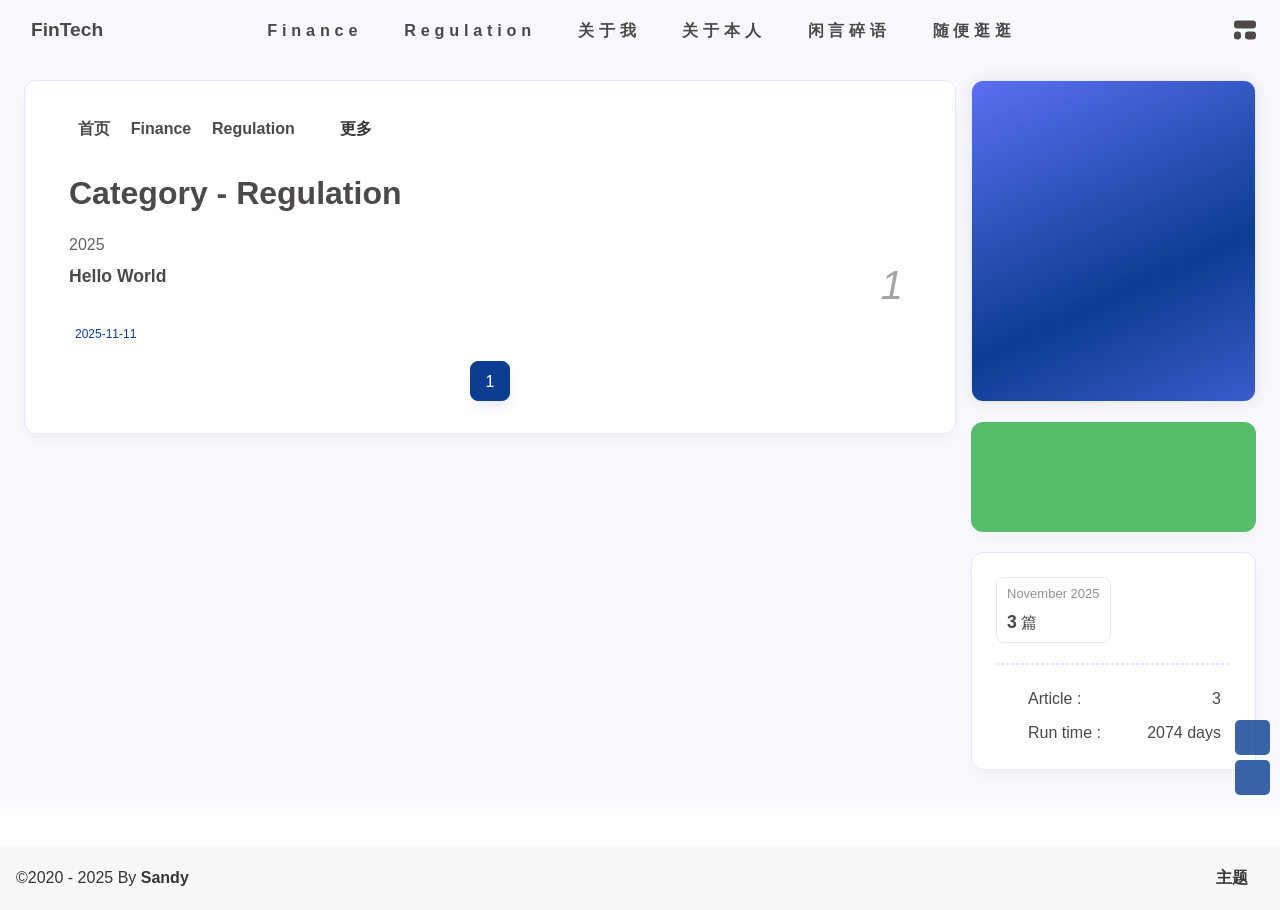
<file: categories/Regulation/index.html>
<!DOCTYPE html><html lang="en" data-theme="light"><head><meta charset="UTF-8"><meta http-equiv="X-UA-Compatible" content="IE=edge"><meta name="viewport" content="width=device-width, initial-scale=1.0, user-scalable=no"><title>Category: Regulation | FinTech</title><meta name="keywords" content="Finance, Regulation, Web3, AI, Blockchain"><meta name="author" content="Sandy"><meta name="copyright" content="Sandy"><meta name="format-detection" content="telephone=no"><meta name="theme-color" content="#F4F7FB"><meta name="mobile-web-app-capable" content="yes"><meta name="apple-touch-fullscreen" content="yes"><meta name="apple-mobile-web-app-title" content="Category: Regulation"><meta name="application-name" content="Category: Regulation"><meta name="apple-mobile-web-app-capable" content="yes"><meta name="apple-mobile-web-app-status-bar-style" content="#F4F7FB"><meta property="og:type" content="website"><meta property="og:title" content="Category: Regulation"><meta property="og:url" content="http://example.com/categories/Regulation/index.html"><meta property="og:site_name" content="FinTech"><meta property="og:description" content="FinTech Blog"><meta property="og:locale" content="en"><meta property="og:image" content="https://bu.dusays.com/2023/04/27/64496e511b09c.jpg"><meta property="article:author" content="Sandy"><meta property="article:tag" content="Finance, Regulation, Web3, AI, Blockchain"><meta name="twitter:card" content="summary"><meta name="twitter:image" content="https://bu.dusays.com/2023/04/27/64496e511b09c.jpg"><meta name="description" content="FinTech Blog"><link rel="shortcut icon" href="/favicon.ico"><link rel="canonical" href="http://example.com/categories/Regulation/"><link rel="preconnect" href="//cdn.cbd.int"/><meta name="google-site-verification" content="xxx"/><meta name="baidu-site-verification" content="code-xxx"/><meta name="msvalidate.01" content="xxx"/><link rel="stylesheet" href="/css/index.css"><link rel="stylesheet" href="https://cdn.cbd.int/node-snackbar@0.1.16/dist/snackbar.min.css" media="print" onload="this.media='all'"><link rel="stylesheet" href="https://cdn.cbd.int/@fancyapps/ui@5.0.28/dist/fancybox/fancybox.css" media="print" onload="this.media='all'"><script>const GLOBAL_CONFIG = {
  linkPageTop: undefined,
  peoplecanvas: undefined,
  postHeadAiDescription: undefined,
  diytitle: undefined,
  LA51: undefined,
  greetingBox: undefined,
  twikooEnvId: '',
  commentBarrageConfig:undefined,
  music_page_default: "nav_music",
  root: '/',
  preloader: undefined,
  friends_vue_info: undefined,
  navMusic: false,
  mainTone: undefined,
  authorStatus: undefined,
  algolia: undefined,
  localSearch: {"path":"/search.xml","preload":false,"languages":{"hits_empty":"We didn't find any results for the search: ${query}"}},
  translate: {"defaultEncoding":2,"translateDelay":0,"msgToTraditionalChinese":"繁","msgToSimplifiedChinese":"简","rightMenuMsgToTraditionalChinese":"转为繁体","rightMenuMsgToSimplifiedChinese":"转为简体"},
  noticeOutdate: undefined,
  highlight: {"plugin":"highlight.js","highlightCopy":true,"highlightLang":true,"highlightHeightLimit":330},
  copy: {
    success: 'Copy successfully',
    error: 'Copy error',
    noSupport: 'The browser does not support'
  },
  relativeDate: {
    homepage: false,
    simplehomepage: true,
    post: false
  },
  runtime: 'days',
  date_suffix: {
    just: 'Just',
    min: 'minutes ago',
    hour: 'hours ago',
    day: 'days ago',
    month: 'months ago'
  },
  copyright: {"copy":true,"copyrightEbable":false,"limitCount":50,"languages":{"author":"Author: Sandy","link":"Link: ","source":"Source: FinTech","info":"Copyright is owned by the author. For commercial reprints, please contact the author for authorization. For non-commercial reprints, please indicate the source.","copySuccess":"Copy success, copy and reprint please mark the address of this article"}},
  lightbox: 'fancybox',
  Snackbar: {"chs_to_cht":"Traditional Chinese Activated Manually","cht_to_chs":"Simplified Chinese Activated Manually","day_to_night":"Dark Mode Activated Manually","night_to_day":"Light Mode Activated Manually","bgLight":"#425AEF","bgDark":"#1f1f1f","position":"top-center"},
  source: {
    justifiedGallery: {
      js: 'https://cdn.cbd.int/flickr-justified-gallery@2.1.2/dist/fjGallery.min.js',
      css: 'https://cdn.cbd.int/flickr-justified-gallery@2.1.2/dist/fjGallery.css'
    }
  },
  isPhotoFigcaption: false,
  islazyload: true,
  isAnchor: false,
  shortcutKey: undefined,
  autoDarkmode: true
}</script><script id="config-diff">var GLOBAL_CONFIG_SITE = {
  configTitle: 'FinTech',
  title: 'Category: Regulation',
  postAI: '',
  pageFillDescription: '',
  isPost: false,
  isHome: false,
  isHighlightShrink: false,
  isToc: false,
  postUpdate: '2025-11-11 18:37:37',
  postMainColor: '',
}</script><noscript><style type="text/css">
  #nav {
    opacity: 1
  }
  .justified-gallery img {
    opacity: 1
  }

  #recent-posts time,
  #post-meta time {
    display: inline !important
  }
</style></noscript><script>(win=>{
      win.saveToLocal = {
        set: (key, value, ttl) => {
          if (ttl === 0) return
          const now = Date.now()
          const expiry = now + ttl * 86400000
          const item = {
            value,
            expiry
          }
          localStorage.setItem(key, JSON.stringify(item))
        },
      
        get: key => {
          const itemStr = localStorage.getItem(key)
      
          if (!itemStr) {
            return undefined
          }
          const item = JSON.parse(itemStr)
          const now = Date.now()
      
          if (now > item.expiry) {
            localStorage.removeItem(key)
            return undefined
          }
          return item.value
        }
      }
    
      win.getScript = (url, attr = {}) => new Promise((resolve, reject) => {
        const script = document.createElement('script')
        script.src = url
        script.async = true
        script.onerror = reject
        script.onload = script.onreadystatechange = function() {
          const loadState = this.readyState
          if (loadState && loadState !== 'loaded' && loadState !== 'complete') return
          script.onload = script.onreadystatechange = null
          resolve()
        }

        Object.keys(attr).forEach(key => {
          script.setAttribute(key, attr[key])
        })

        document.head.appendChild(script)
      })
    
      win.getCSS = (url, id = false) => new Promise((resolve, reject) => {
        const link = document.createElement('link')
        link.rel = 'stylesheet'
        link.href = url
        if (id) link.id = id
        link.onerror = reject
        link.onload = link.onreadystatechange = function() {
          const loadState = this.readyState
          if (loadState && loadState !== 'loaded' && loadState !== 'complete') return
          link.onload = link.onreadystatechange = null
          resolve()
        }
        document.head.appendChild(link)
      })
    
      win.activateDarkMode = () => {
        document.documentElement.setAttribute('data-theme', 'dark')
        if (document.querySelector('meta[name="theme-color"]') !== null) {
          document.querySelector('meta[name="theme-color"]').setAttribute('content', '#0A1633')
        }
      }
      win.activateLightMode = () => {
        document.documentElement.setAttribute('data-theme', 'light')
        if (document.querySelector('meta[name="theme-color"]') !== null) {
          document.querySelector('meta[name="theme-color"]').setAttribute('content', '#F4F7FB')
        }
      }
      const t = saveToLocal.get('theme')
    
          const isDarkMode = window.matchMedia('(prefers-color-scheme: dark)').matches
          const isLightMode = window.matchMedia('(prefers-color-scheme: light)').matches
          const isNotSpecified = window.matchMedia('(prefers-color-scheme: no-preference)').matches
          const hasNoSupport = !isDarkMode && !isLightMode && !isNotSpecified

          if (t === undefined) {
            if (isLightMode) activateLightMode()
            else if (isDarkMode) activateDarkMode()
            else if (isNotSpecified || hasNoSupport) {
              const now = new Date()
              const hour = now.getHours()
              const isNight = hour <= 6 || hour >= 18
              isNight ? activateDarkMode() : activateLightMode()
            }
            window.matchMedia('(prefers-color-scheme: dark)').addListener(e => {
              if (saveToLocal.get('theme') === undefined) {
                e.matches ? activateDarkMode() : activateLightMode()
              }
            })
          } else if (t === 'light') activateLightMode()
          else activateDarkMode()
        
      const asideStatus = saveToLocal.get('aside-status')
      if (asideStatus !== undefined) {
        if (asideStatus === 'hide') {
          document.documentElement.classList.add('hide-aside')
        } else {
          document.documentElement.classList.remove('hide-aside')
        }
      }
    
      const detectApple = () => {
        if(/iPad|iPhone|iPod|Macintosh/.test(navigator.userAgent)){
          document.documentElement.classList.add('apple')
        }
      }
      detectApple()
    })(window)</script><meta name="generator" content="Hexo 8.1.1"></head><body data-type="anzhiyu"><div id="web_bg"></div><div id="an_music_bg"></div><div class="page" id="body-wrap"><header class="not-top-img" id="page-header"><nav id="nav"><div id="nav-group"><span id="blog_name"><a id="site-name" href="/" accesskey="h"><div class="title">FinTech</div><i class="anzhiyufont anzhiyu-icon-house-chimney"></i></a></span><div class="mask-name-container"><div id="name-container"><a id="page-name" href="javascript:anzhiyu.scrollToDest(0, 500)">PAGE_NAME</a></div></div><div id="menus"><div class="menus_items"><div class="menus_item"><a class="site-page faa-parent animated-hover" href="/categories/Finance/"><span> Finance</span></a></div><div class="menus_item"><a class="site-page faa-parent animated-hover" href="/categories/Regulation/"><span> Regulation</span></a></div><div class="menus_item"><a class="site-page faa-parent animated-hover" href="/about/"><span> 关于我</span></a></div><div class="menus_item"><a class="site-page faa-parent animated-hover" href="/about/"><span> 关于本人</span></a></div><div class="menus_item"><a class="site-page faa-parent animated-hover" href="/essay/"><span> 闲言碎语</span></a></div><div class="menus_item"><a class="site-page faa-parent animated-hover" href="javascript:toRandomPost()"><span> 随便逛逛</span></a></div></div></div><div id="nav-right"><div class="nav-button" id="randomPost_button"><a class="site-page" onclick="toRandomPost()" title="随机前往一个文章" href="javascript:void(0);"><i class="anzhiyufont anzhiyu-icon-dice"></i></a></div><div class="nav-button" id="search-button"><a class="site-page social-icon search" href="javascript:void(0);" title="搜索🔍" accesskey="s"><i class="anzhiyufont anzhiyu-icon-magnifying-glass"></i><span> Search</span></a></div><input id="center-console" type="checkbox"/><label class="widget" for="center-console" title="中控台" onclick="anzhiyu.switchConsole();"><i class="left"></i><i class="widget center"></i><i class="widget right"></i></label><div id="console"><div class="console-card-group-reward"><ul class="reward-all console-card"><li class="reward-item"><a href="https://npm.elemecdn.com/anzhiyu-blog@1.1.6/img/post/common/qrcode-weichat.png" target="_blank"><img class="post-qr-code-img" alt="微信" src= "[data-uri]" onerror="this.onerror=null,this.src=&quot;/img/404.jpg&quot;" data-lazy-src="https://npm.elemecdn.com/anzhiyu-blog@1.1.6/img/post/common/qrcode-weichat.png"/></a><div class="post-qr-code-desc">微信</div></li><li class="reward-item"><a href="https://npm.elemecdn.com/anzhiyu-blog@1.1.6/img/post/common/qrcode-alipay.png" target="_blank"><img class="post-qr-code-img" alt="支付宝" src= "[data-uri]" onerror="this.onerror=null,this.src=&quot;/img/404.jpg&quot;" data-lazy-src="https://npm.elemecdn.com/anzhiyu-blog@1.1.6/img/post/common/qrcode-alipay.png"/></a><div class="post-qr-code-desc">支付宝</div></li></ul></div><div class="console-card-group"><div class="console-card-group-left"><div class="console-card" id="card-newest-comments"><div class="card-content"><div class="author-content-item-tips">互动</div><span class="author-content-item-title"> Newest Comments</span></div><div class="aside-list"><span>loading...</span></div></div></div><div class="console-card-group-right"><div class="console-card tags"><div class="card-content"><div class="author-content-item-tips">兴趣点</div><span class="author-content-item-title">寻找你感兴趣的领域</span></div></div><div class="console-card history"><div class="item-headline"><i class="anzhiyufont anzhiyu-icon-box-archiv"></i><span>文章</span></div><div class="card-archives"><div class="item-headline"><i class="anzhiyufont anzhiyu-icon-archive"></i><span>Archives</span></div><ul class="card-archive-list"><li class="card-archive-list-item"><a class="card-archive-list-link" href="/archives/2025/11/"><span class="card-archive-list-date">November 2025</span><div class="card-archive-list-count-group"><span class="card-archive-list-count">3</span><span>篇</span></div></a></li></ul></div><hr/></div></div></div><div class="button-group"><div class="console-btn-item"><a class="darkmode_switchbutton" title="显示模式切换" href="javascript:void(0);"><i class="anzhiyufont anzhiyu-icon-moon"></i></a></div><div class="console-btn-item" id="consoleHideAside" onclick="anzhiyu.hideAsideBtn()" title="边栏显示控制"><a class="asideSwitch"><i class="anzhiyufont anzhiyu-icon-arrows-left-right"></i></a></div></div><div class="console-mask" onclick="anzhiyu.hideConsole()" href="javascript:void(0);"></div></div><div class="nav-button" id="nav-totop"><a class="totopbtn" href="javascript:void(0);"><i class="anzhiyufont anzhiyu-icon-arrow-up"></i><span id="percent" onclick="anzhiyu.scrollToDest(0,500)">0</span></a></div><div id="toggle-menu"><a class="site-page" href="javascript:void(0);" title="切换"><i class="anzhiyufont anzhiyu-icon-bars"></i></a></div></div></div></nav></header><main id="blog-container"><div class="layout" id="content-inner"><div id="category"><div id="catalog-bar"><i class="anzhiyufont anzhiyu-icon-shapes"></i><div id="catalog-list"><div class="catalog-list-item"><a href="/">首页</a></div>
    <div class="catalog-list-item" id="/categories/Finance/">
      <a href="/categories/Finance/">
        Finance
      </a>
    </div>
    
    <div class="catalog-list-item" id="/categories/Regulation/">
      <a href="/categories/Regulation/">
        Regulation
      </a>
    </div>
    </div><div class="category-bar-next" id="category-bar-next" onclick="anzhiyu.scrollCategoryBarToRight()"><i class="anzhiyufont anzhiyu-icon-angle-double-right"></i></div><a class="catalog-more" href="/categories/">更多</a></div><div class="article-sort-title">Category - Regulation</div><div class="article-sort"><div class="article-sort-item year"><span>2025</span></div><div class="article-sort-item no-article-cover"><div class="article-sort-item-info"><a class="article-sort-item-title" href="/2025/11/11/hello-world/" title="Hello World">Hello World</a><span class="article-sort-item-index">1</span><div class="article-meta-wrap"><div class="article-sort-item-time"><i class="anzhiyufont anzhiyu-icon-calendar-alt"></i><time class="post-meta-date-created" datetime="2025-11-11T14:09:35.910Z" title="Created 2025-11-11 15:09:35">2025-11-11</time></div></div></div></div></div><nav id="pagination"><div class="pagination"><span class="page-number current">1</span></div></nav></div><div class="aside-content" id="aside-content"><div class="card-widget card-info"><div class="card-content"><div class="author-info-avatar"><img class="avatar-img" src= "[data-uri]" onerror="this.onerror=null,this.src=&quot;/img/404.jpg&quot;" data-lazy-src="https://bu.dusays.com/2023/04/27/64496e511b09c.jpg" onerror="this.onerror=null;this.src='/img/friend_404.gif'" alt="avatar"/></div><div class="author-info__description">FinTech Blog</div></div></div><div class="card-widget anzhiyu-right-widget" id="card-wechat" onclick="null"><div id="flip-wrapper"><div id="flip-content"><div class="face" style="background: url(https://bu.dusays.com/2023/01/13/63c02edf44033.png) center center / 100% no-repeat"></div><div class="back face" style="background: url(https://bu.dusays.com/2023/05/13/645fa415e8694.png) center center / 100% no-repeat"></div></div></div></div><div class="sticky_layout"><div class="card-widget"><div class="card-archives"><div class="item-headline"><i class="anzhiyufont anzhiyu-icon-archive"></i><span>Archives</span></div><ul class="card-archive-list"><li class="card-archive-list-item"><a class="card-archive-list-link" href="/archives/2025/11/"><span class="card-archive-list-date">November 2025</span><div class="card-archive-list-count-group"><span class="card-archive-list-count">3</span><span>篇</span></div></a></li></ul></div><hr/><div class="card-webinfo"><div class="item-headline"><i class="anzhiyufont anzhiyu-icon-chart-line"></i><span>Info</span></div><div class="webinfo"><div class="webinfo-item"><div class="webinfo-item-title"><i class="anzhiyufont anzhiyu-icon-file-lines"></i><div class="item-name">Article :</div></div><div class="item-count">3</div></div><div class="webinfo-item"><div class="webinfo-item-title"><i class="anzhiyufont anzhiyu-icon-stopwatch"></i><div class="item-name">Run time :</div></div><div class="item-count" id="runtimeshow" data-publishDate="2021-03-31T22:00:00.000Z"><i class="anzhiyufont anzhiyu-icon-spinner anzhiyu-spin"></i></div></div></div></div></div></div></div></div></main><footer id="footer"><div id="footer-wrap"></div><div id="footer-bar"><div class="footer-bar-links"><div class="footer-bar-left"><div id="footer-bar-tips"><div class="copyright">&copy;2020 - 2025 By <a class="footer-bar-link" href="/" title="Sandy" target="_blank">Sandy</a></div></div><div id="footer-type-tips"></div></div><div class="footer-bar-right"><a class="footer-bar-link" target="_blank" rel="noopener" href="https://github.com/anzhiyu-c/hexo-theme-anzhiyu" title="主题">主题</a></div></div></div></footer></div><div id="sidebar"><div id="menu-mask"></div><div id="sidebar-menus"><div class="sidebar-site-data site-data is-center"><a href="/archives/" title="archive"><div class="headline">Articles</div><div class="length-num">3</div></a><a href="/tags/" title="tag"><div class="headline">Tags</div><div class="length-num">0</div></a><a href="/categories/" title="category"><div class="headline">Categories</div><div class="length-num">2</div></a></div><span class="sidebar-menu-item-title">Function</span><div class="sidebar-menu-item"><a class="darkmode_switchbutton menu-child" href="javascript:void(0);" title="Display Mode"><i class="anzhiyufont anzhiyu-icon-circle-half-stroke"></i><span>Display Mode</span></a></div><div class="back-menu-list-groups"><div class="back-menu-list-group"><div class="back-menu-list-title">网页</div><div class="back-menu-list"><a class="back-menu-item" target="_blank" rel="noopener" href="https://blog.anheyu.com/" title="博客"><img class="back-menu-item-icon" src= "[data-uri]" onerror="this.onerror=null,this.src=&quot;/img/404.jpg&quot;" data-lazy-src="/img/favicon.ico" alt="博客"/><span class="back-menu-item-text">博客</span></a></div></div><div class="back-menu-list-group"><div class="back-menu-list-title">项目</div><div class="back-menu-list"><a class="back-menu-item" target="_blank" rel="noopener" href="https://image.anheyu.com/" title="安知鱼图床"><img class="back-menu-item-icon" src= "[data-uri]" onerror="this.onerror=null,this.src=&quot;/img/404.jpg&quot;" data-lazy-src="https://image.anheyu.com/favicon.ico" alt="安知鱼图床"/><span class="back-menu-item-text">安知鱼图床</span></a></div></div></div><div class="menus_items"><div class="menus_item"><a class="site-page faa-parent animated-hover" href="/categories/Finance/"><span> Finance</span></a></div><div class="menus_item"><a class="site-page faa-parent animated-hover" href="/categories/Regulation/"><span> Regulation</span></a></div><div class="menus_item"><a class="site-page faa-parent animated-hover" href="/about/"><span> 关于我</span></a></div><div class="menus_item"><a class="site-page faa-parent animated-hover" href="/about/"><span> 关于本人</span></a></div><div class="menus_item"><a class="site-page faa-parent animated-hover" href="/essay/"><span> 闲言碎语</span></a></div><div class="menus_item"><a class="site-page faa-parent animated-hover" href="javascript:toRandomPost()"><span> 随便逛逛</span></a></div></div><span class="sidebar-menu-item-title">标签</span></div></div><div id="rightside"><div id="rightside-config-hide"><button id="translateLink" type="button" title="Switch Between Traditional Chinese And Simplified Chinese">繁</button><button id="darkmode" type="button" title="Switch Between Light And Dark Mode"><i class="anzhiyufont anzhiyu-icon-circle-half-stroke"></i></button><button id="hide-aside-btn" type="button" title="Toggle between single-column and double-column"><i class="anzhiyufont anzhiyu-icon-arrows-left-right"></i></button></div><div id="rightside-config-show"><button id="rightside-config" type="button" title="Setting"><i class="anzhiyufont anzhiyu-icon-gear"></i></button><button id="go-up" type="button" title="Back To Top"><i class="anzhiyufont anzhiyu-icon-arrow-up"></i></button></div></div><div id="local-search"><div class="search-dialog"><nav class="search-nav"><span class="search-dialog-title">Search</span><span id="loading-status"></span><button class="search-close-button"><i class="anzhiyufont anzhiyu-icon-xmark"></i></button></nav><div class="is-center" id="loading-database"><i class="anzhiyufont anzhiyu-icon-spinner anzhiyu-pulse-icon"></i><span>  Loading the Database</span></div><div class="search-wrap"><div id="local-search-input"><div class="local-search-box"><input class="local-search-box--input" placeholder="Search for Posts" type="text"/></div></div><hr/><div id="local-search-results"></div></div></div><div id="search-mask"></div></div><div id="rightMenu"><div class="rightMenu-group rightMenu-small"><div class="rightMenu-item" id="menu-backward"><i class="anzhiyufont anzhiyu-icon-arrow-left"></i></div><div class="rightMenu-item" id="menu-forward"><i class="anzhiyufont anzhiyu-icon-arrow-right"></i></div><div class="rightMenu-item" id="menu-refresh"><i class="anzhiyufont anzhiyu-icon-arrow-rotate-right" style="font-size: 1rem;"></i></div><div class="rightMenu-item" id="menu-top"><i class="anzhiyufont anzhiyu-icon-arrow-up"></i></div></div><div class="rightMenu-group rightMenu-line rightMenuPlugin"><div class="rightMenu-item" id="menu-copytext"><i class="anzhiyufont anzhiyu-icon-copy"></i><span>复制选中文本</span></div><div class="rightMenu-item" id="menu-pastetext"><i class="anzhiyufont anzhiyu-icon-paste"></i><span>粘贴文本</span></div><a class="rightMenu-item" id="menu-commenttext"><i class="anzhiyufont anzhiyu-icon-comment-medical"></i><span>引用到评论</span></a><div class="rightMenu-item" id="menu-newwindow"><i class="anzhiyufont anzhiyu-icon-window-restore"></i><span>新窗口打开</span></div><div class="rightMenu-item" id="menu-copylink"><i class="anzhiyufont anzhiyu-icon-link"></i><span>复制链接地址</span></div><div class="rightMenu-item" id="menu-copyimg"><i class="anzhiyufont anzhiyu-icon-images"></i><span>复制此图片</span></div><div class="rightMenu-item" id="menu-downloadimg"><i class="anzhiyufont anzhiyu-icon-download"></i><span>下载此图片</span></div><div class="rightMenu-item" id="menu-newwindowimg"><i class="anzhiyufont anzhiyu-icon-window-restore"></i><span>新窗口打开图片</span></div><div class="rightMenu-item" id="menu-search"><i class="anzhiyufont anzhiyu-icon-magnifying-glass"></i><span>站内搜索</span></div><div class="rightMenu-item" id="menu-searchBaidu"><i class="anzhiyufont anzhiyu-icon-magnifying-glass"></i><span>百度搜索</span></div><div class="rightMenu-item" id="menu-music-toggle"><i class="anzhiyufont anzhiyu-icon-play"></i><span>播放音乐</span></div><div class="rightMenu-item" id="menu-music-back"><i class="anzhiyufont anzhiyu-icon-backward"></i><span>切换到上一首</span></div><div class="rightMenu-item" id="menu-music-forward"><i class="anzhiyufont anzhiyu-icon-forward"></i><span>切换到下一首</span></div><div class="rightMenu-item" id="menu-music-playlist" onclick="window.open(&quot;https://y.qq.com/n/ryqq/playlist/8802438608&quot;, &quot;_blank&quot;);" style="display: none;"><i class="anzhiyufont anzhiyu-icon-radio"></i><span>查看所有歌曲</span></div><div class="rightMenu-item" id="menu-music-copyMusicName"><i class="anzhiyufont anzhiyu-icon-copy"></i><span>复制歌名</span></div></div><div class="rightMenu-group rightMenu-line rightMenuOther"><a class="rightMenu-item menu-link" id="menu-randomPost"><i class="anzhiyufont anzhiyu-icon-shuffle"></i><span>随便逛逛</span></a><a class="rightMenu-item menu-link" href="/categories/"><i class="anzhiyufont anzhiyu-icon-cube"></i><span>博客分类</span></a><a class="rightMenu-item menu-link" href="/tags/"><i class="anzhiyufont anzhiyu-icon-tags"></i><span>文章标签</span></a></div><div class="rightMenu-group rightMenu-line rightMenuOther"><a class="rightMenu-item" id="menu-copy" href="javascript:void(0);"><i class="anzhiyufont anzhiyu-icon-copy"></i><span>复制地址</span></a><a class="rightMenu-item" id="menu-commentBarrage" href="javascript:void(0);"><i class="anzhiyufont anzhiyu-icon-message"></i><span class="menu-commentBarrage-text">关闭热评</span></a><a class="rightMenu-item" id="menu-darkmode" href="javascript:void(0);"><i class="anzhiyufont anzhiyu-icon-circle-half-stroke"></i><span class="menu-darkmode-text">深色模式</span></a><a class="rightMenu-item" id="menu-translate" href="javascript:void(0);"><i class="anzhiyufont anzhiyu-icon-language"></i><span>轉為繁體</span></a></div></div><div id="rightmenu-mask"></div><div><script src="/js/utils.js"></script><script src="/js/main.js"></script><script src="/js/tw_cn.js"></script><script src="https://cdn.cbd.int/@fancyapps/ui@5.0.28/dist/fancybox/fancybox.umd.js"></script><script src="https://cdn.cbd.int/instant.page@5.2.0/instantpage.js" type="module"></script><script src="https://cdn.cbd.int/vanilla-lazyload@17.8.5/dist/lazyload.iife.min.js"></script><script src="https://cdn.cbd.int/node-snackbar@0.1.16/dist/snackbar.min.js"></script><script async src="/anzhiyu/random.js"></script><script src="/js/search/local-search.js"></script><div class="js-pjax"><input type="hidden" name="page-type" id="page-type" value="categories"></div><script>var visitorMail = "";
</script><script async data-pjax src="https://cdn.cbd.int/anzhiyu-theme-static@1.0.0/waterfall/waterfall.js"></script><script src="https://lf3-cdn-tos.bytecdntp.com/cdn/expire-1-M/qrcodejs/1.0.0/qrcode.min.js"></script><link rel="stylesheet" href="https://cdn.cbd.int/anzhiyu-theme-static@1.1.9/icon/ali_iconfont_css.css"><link rel="stylesheet" href="https://cdn.cbd.int/anzhiyu-theme-static@1.0.0/aplayer/APlayer.min.css" media="print" onload="this.media='all'"><script src="https://cdn.cbd.int/anzhiyu-blog-static@1.0.1/js/APlayer.min.js"></script><script src="https://cdn.cbd.int/hexo-anzhiyu-music@1.0.1/assets/js/Meting2.min.js"></script><script src="https://cdn.cbd.int/pjax@0.2.8/pjax.min.js"></script><script>let pjaxSelectors = ["head > title","#config-diff","#body-wrap","#rightside-config-hide","#rightside-config-show",".js-pjax"]
var pjax = new Pjax({
  elements: 'a:not([target="_blank"])',
  selectors: pjaxSelectors,
  cacheBust: false,
  analytics: false,
  scrollRestoration: false
})

document.addEventListener('pjax:send', function () {
  // removeEventListener scroll 
  anzhiyu.removeGlobalFnEvent('pjax')
  anzhiyu.removeGlobalFnEvent('themeChange')

  document.getElementById('rightside').classList.remove('rightside-show')
  
  if (window.aplayers) {
    for (let i = 0; i < window.aplayers.length; i++) {
      if (!window.aplayers[i].options.fixed) {
        window.aplayers[i].destroy()
      }
    }
  }

  typeof typed === 'object' && typed.destroy()

  //reset readmode
  const $bodyClassList = document.body.classList
  $bodyClassList.contains('read-mode') && $bodyClassList.remove('read-mode')
})

document.addEventListener('pjax:complete', function () {
  window.refreshFn()

  document.querySelectorAll('script[data-pjax]').forEach(item => {
    const newScript = document.createElement('script')
    const content = item.text || item.textContent || item.innerHTML || ""
    Array.from(item.attributes).forEach(attr => newScript.setAttribute(attr.name, attr.value))
    newScript.appendChild(document.createTextNode(content))
    item.parentNode.replaceChild(newScript, item)
  })

  GLOBAL_CONFIG.islazyload && window.lazyLoadInstance.update()

  typeof panguInit === 'function' && panguInit()

  // google analytics
  typeof gtag === 'function' && gtag('config', '', {'page_path': window.location.pathname});

  // baidu analytics
  typeof _hmt === 'object' && _hmt.push(['_trackPageview',window.location.pathname]);

  typeof loadMeting === 'function' && document.getElementsByClassName('aplayer').length && loadMeting()

  // prismjs
  typeof Prism === 'object' && Prism.highlightAll()
})

document.addEventListener('pjax:error', e => {
  if (e.request.status === 404) {
    pjax.loadUrl('/404.html')
  }
})</script><script charset="UTF-8" src="https://cdn.cbd.int/anzhiyu-theme-static@1.1.5/accesskey/accesskey.js"></script></div><div id="popup-window"><div class="popup-window-title">通知</div><div class="popup-window-divider"></div><div class="popup-window-content"><div class="popup-tip">你好呀</div><div class="popup-link"><i class="anzhiyufont anzhiyu-icon-arrow-circle-right"></i></div></div></div></body></html>
</file>
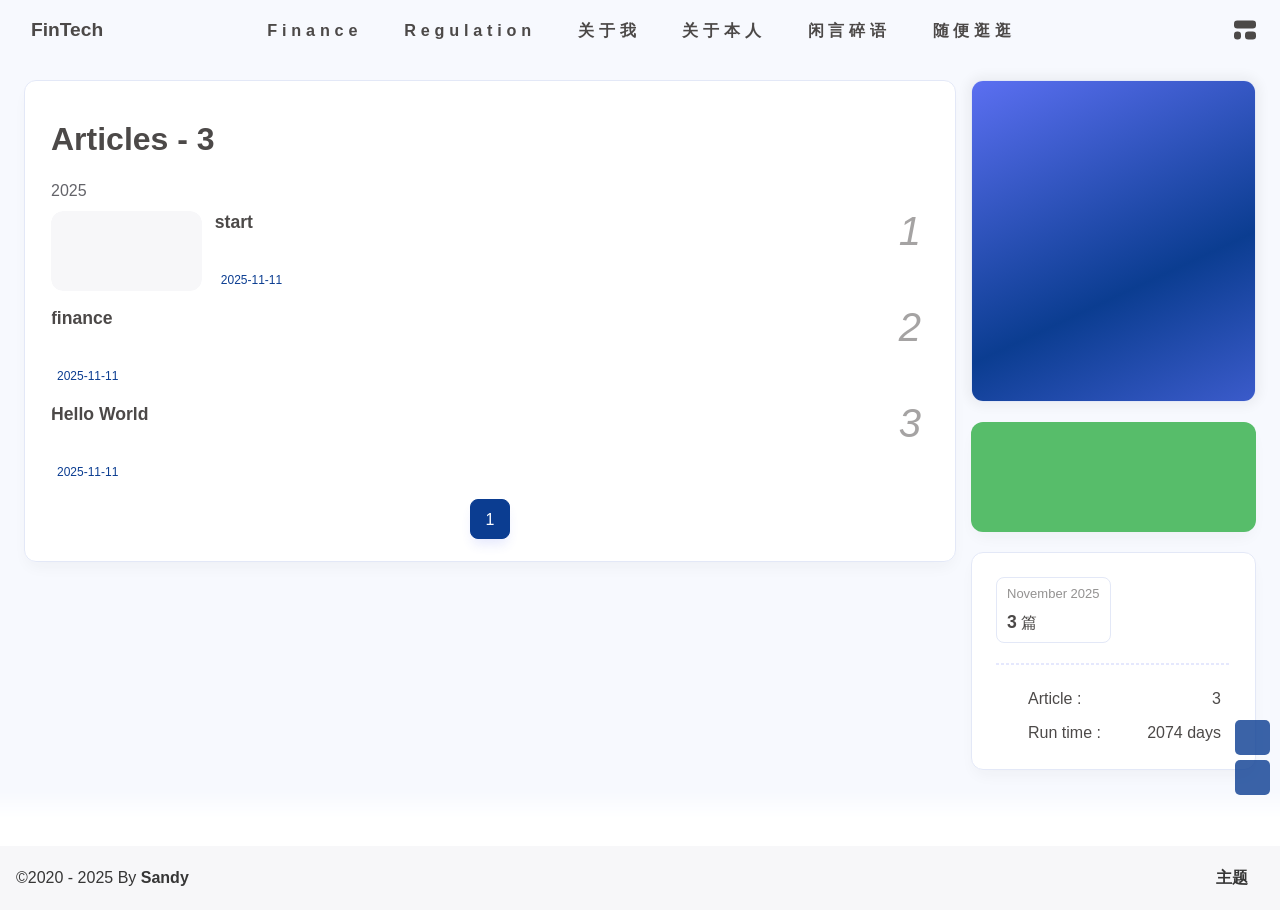
<file: archives/2025/11/index.html>
<!DOCTYPE html><html lang="en" data-theme="light"><head><meta charset="UTF-8"><meta http-equiv="X-UA-Compatible" content="IE=edge"><meta name="viewport" content="width=device-width, initial-scale=1.0, user-scalable=no"><title>November 2025 | FinTech</title><meta name="keywords" content="Finance, Regulation, Web3, AI, Blockchain"><meta name="author" content="Sandy"><meta name="copyright" content="Sandy"><meta name="format-detection" content="telephone=no"><meta name="theme-color" content="#F4F7FB"><meta name="mobile-web-app-capable" content="yes"><meta name="apple-touch-fullscreen" content="yes"><meta name="apple-mobile-web-app-title" content="November 2025"><meta name="application-name" content="November 2025"><meta name="apple-mobile-web-app-capable" content="yes"><meta name="apple-mobile-web-app-status-bar-style" content="#F4F7FB"><meta property="og:type" content="website"><meta property="og:title" content="November 2025"><meta property="og:url" content="http://example.com/archives/2025/11/index.html"><meta property="og:site_name" content="FinTech"><meta property="og:description" content="November 2025"><meta property="og:locale" content="en"><meta property="og:image" content="https://bu.dusays.com/2023/04/27/64496e511b09c.jpg"><meta property="article:author" content="Sandy"><meta property="article:tag" content="Finance, Regulation, Web3, AI, Blockchain"><meta name="twitter:card" content="summary"><meta name="twitter:image" content="https://bu.dusays.com/2023/04/27/64496e511b09c.jpg"><meta name="description" content="November 2025"><link rel="shortcut icon" href="/favicon.ico"><link rel="canonical" href="http://example.com/archives/2025/11/"><link rel="preconnect" href="//cdn.cbd.int"/><meta name="google-site-verification" content="xxx"/><meta name="baidu-site-verification" content="code-xxx"/><meta name="msvalidate.01" content="xxx"/><link rel="stylesheet" href="/css/index.css"><link rel="stylesheet" href="https://cdn.cbd.int/node-snackbar@0.1.16/dist/snackbar.min.css" media="print" onload="this.media='all'"><link rel="stylesheet" href="https://cdn.cbd.int/@fancyapps/ui@5.0.28/dist/fancybox/fancybox.css" media="print" onload="this.media='all'"><script>const GLOBAL_CONFIG = {
  linkPageTop: undefined,
  peoplecanvas: undefined,
  postHeadAiDescription: undefined,
  diytitle: undefined,
  LA51: undefined,
  greetingBox: undefined,
  twikooEnvId: '',
  commentBarrageConfig:undefined,
  music_page_default: "nav_music",
  root: '/',
  preloader: undefined,
  friends_vue_info: undefined,
  navMusic: false,
  mainTone: undefined,
  authorStatus: undefined,
  algolia: undefined,
  localSearch: {"path":"/search.xml","preload":false,"languages":{"hits_empty":"We didn't find any results for the search: ${query}"}},
  translate: {"defaultEncoding":2,"translateDelay":0,"msgToTraditionalChinese":"繁","msgToSimplifiedChinese":"简","rightMenuMsgToTraditionalChinese":"转为繁体","rightMenuMsgToSimplifiedChinese":"转为简体"},
  noticeOutdate: undefined,
  highlight: {"plugin":"highlight.js","highlightCopy":true,"highlightLang":true,"highlightHeightLimit":330},
  copy: {
    success: 'Copy successfully',
    error: 'Copy error',
    noSupport: 'The browser does not support'
  },
  relativeDate: {
    homepage: false,
    simplehomepage: true,
    post: false
  },
  runtime: 'days',
  date_suffix: {
    just: 'Just',
    min: 'minutes ago',
    hour: 'hours ago',
    day: 'days ago',
    month: 'months ago'
  },
  copyright: {"copy":true,"copyrightEbable":false,"limitCount":50,"languages":{"author":"Author: Sandy","link":"Link: ","source":"Source: FinTech","info":"Copyright is owned by the author. For commercial reprints, please contact the author for authorization. For non-commercial reprints, please indicate the source.","copySuccess":"Copy success, copy and reprint please mark the address of this article"}},
  lightbox: 'fancybox',
  Snackbar: {"chs_to_cht":"Traditional Chinese Activated Manually","cht_to_chs":"Simplified Chinese Activated Manually","day_to_night":"Dark Mode Activated Manually","night_to_day":"Light Mode Activated Manually","bgLight":"#425AEF","bgDark":"#1f1f1f","position":"top-center"},
  source: {
    justifiedGallery: {
      js: 'https://cdn.cbd.int/flickr-justified-gallery@2.1.2/dist/fjGallery.min.js',
      css: 'https://cdn.cbd.int/flickr-justified-gallery@2.1.2/dist/fjGallery.css'
    }
  },
  isPhotoFigcaption: false,
  islazyload: true,
  isAnchor: false,
  shortcutKey: undefined,
  autoDarkmode: true
}</script><script id="config-diff">var GLOBAL_CONFIG_SITE = {
  configTitle: 'FinTech',
  title: 'November 2025',
  postAI: '',
  pageFillDescription: '',
  isPost: false,
  isHome: false,
  isHighlightShrink: false,
  isToc: false,
  postUpdate: '2025-11-11 18:37:37',
  postMainColor: '',
}</script><noscript><style type="text/css">
  #nav {
    opacity: 1
  }
  .justified-gallery img {
    opacity: 1
  }

  #recent-posts time,
  #post-meta time {
    display: inline !important
  }
</style></noscript><script>(win=>{
      win.saveToLocal = {
        set: (key, value, ttl) => {
          if (ttl === 0) return
          const now = Date.now()
          const expiry = now + ttl * 86400000
          const item = {
            value,
            expiry
          }
          localStorage.setItem(key, JSON.stringify(item))
        },
      
        get: key => {
          const itemStr = localStorage.getItem(key)
      
          if (!itemStr) {
            return undefined
          }
          const item = JSON.parse(itemStr)
          const now = Date.now()
      
          if (now > item.expiry) {
            localStorage.removeItem(key)
            return undefined
          }
          return item.value
        }
      }
    
      win.getScript = (url, attr = {}) => new Promise((resolve, reject) => {
        const script = document.createElement('script')
        script.src = url
        script.async = true
        script.onerror = reject
        script.onload = script.onreadystatechange = function() {
          const loadState = this.readyState
          if (loadState && loadState !== 'loaded' && loadState !== 'complete') return
          script.onload = script.onreadystatechange = null
          resolve()
        }

        Object.keys(attr).forEach(key => {
          script.setAttribute(key, attr[key])
        })

        document.head.appendChild(script)
      })
    
      win.getCSS = (url, id = false) => new Promise((resolve, reject) => {
        const link = document.createElement('link')
        link.rel = 'stylesheet'
        link.href = url
        if (id) link.id = id
        link.onerror = reject
        link.onload = link.onreadystatechange = function() {
          const loadState = this.readyState
          if (loadState && loadState !== 'loaded' && loadState !== 'complete') return
          link.onload = link.onreadystatechange = null
          resolve()
        }
        document.head.appendChild(link)
      })
    
      win.activateDarkMode = () => {
        document.documentElement.setAttribute('data-theme', 'dark')
        if (document.querySelector('meta[name="theme-color"]') !== null) {
          document.querySelector('meta[name="theme-color"]').setAttribute('content', '#0A1633')
        }
      }
      win.activateLightMode = () => {
        document.documentElement.setAttribute('data-theme', 'light')
        if (document.querySelector('meta[name="theme-color"]') !== null) {
          document.querySelector('meta[name="theme-color"]').setAttribute('content', '#F4F7FB')
        }
      }
      const t = saveToLocal.get('theme')
    
          const isDarkMode = window.matchMedia('(prefers-color-scheme: dark)').matches
          const isLightMode = window.matchMedia('(prefers-color-scheme: light)').matches
          const isNotSpecified = window.matchMedia('(prefers-color-scheme: no-preference)').matches
          const hasNoSupport = !isDarkMode && !isLightMode && !isNotSpecified

          if (t === undefined) {
            if (isLightMode) activateLightMode()
            else if (isDarkMode) activateDarkMode()
            else if (isNotSpecified || hasNoSupport) {
              const now = new Date()
              const hour = now.getHours()
              const isNight = hour <= 6 || hour >= 18
              isNight ? activateDarkMode() : activateLightMode()
            }
            window.matchMedia('(prefers-color-scheme: dark)').addListener(e => {
              if (saveToLocal.get('theme') === undefined) {
                e.matches ? activateDarkMode() : activateLightMode()
              }
            })
          } else if (t === 'light') activateLightMode()
          else activateDarkMode()
        
      const asideStatus = saveToLocal.get('aside-status')
      if (asideStatus !== undefined) {
        if (asideStatus === 'hide') {
          document.documentElement.classList.add('hide-aside')
        } else {
          document.documentElement.classList.remove('hide-aside')
        }
      }
    
      const detectApple = () => {
        if(/iPad|iPhone|iPod|Macintosh/.test(navigator.userAgent)){
          document.documentElement.classList.add('apple')
        }
      }
      detectApple()
    })(window)</script><meta name="generator" content="Hexo 8.1.1"></head><body data-type="anzhiyu"><div id="web_bg"></div><div id="an_music_bg"></div><div class="page" id="body-wrap"><header class="not-top-img" id="page-header"><nav id="nav"><div id="nav-group"><span id="blog_name"><a id="site-name" href="/" accesskey="h"><div class="title">FinTech</div><i class="anzhiyufont anzhiyu-icon-house-chimney"></i></a></span><div class="mask-name-container"><div id="name-container"><a id="page-name" href="javascript:anzhiyu.scrollToDest(0, 500)">PAGE_NAME</a></div></div><div id="menus"><div class="menus_items"><div class="menus_item"><a class="site-page faa-parent animated-hover" href="/categories/Finance/"><span> Finance</span></a></div><div class="menus_item"><a class="site-page faa-parent animated-hover" href="/categories/Regulation/"><span> Regulation</span></a></div><div class="menus_item"><a class="site-page faa-parent animated-hover" href="/about/"><span> 关于我</span></a></div><div class="menus_item"><a class="site-page faa-parent animated-hover" href="/about/"><span> 关于本人</span></a></div><div class="menus_item"><a class="site-page faa-parent animated-hover" href="/essay/"><span> 闲言碎语</span></a></div><div class="menus_item"><a class="site-page faa-parent animated-hover" href="javascript:toRandomPost()"><span> 随便逛逛</span></a></div></div></div><div id="nav-right"><div class="nav-button" id="randomPost_button"><a class="site-page" onclick="toRandomPost()" title="随机前往一个文章" href="javascript:void(0);"><i class="anzhiyufont anzhiyu-icon-dice"></i></a></div><div class="nav-button" id="search-button"><a class="site-page social-icon search" href="javascript:void(0);" title="搜索🔍" accesskey="s"><i class="anzhiyufont anzhiyu-icon-magnifying-glass"></i><span> Search</span></a></div><input id="center-console" type="checkbox"/><label class="widget" for="center-console" title="中控台" onclick="anzhiyu.switchConsole();"><i class="left"></i><i class="widget center"></i><i class="widget right"></i></label><div id="console"><div class="console-card-group-reward"><ul class="reward-all console-card"><li class="reward-item"><a href="https://npm.elemecdn.com/anzhiyu-blog@1.1.6/img/post/common/qrcode-weichat.png" target="_blank"><img class="post-qr-code-img" alt="微信" src= "[data-uri]" onerror="this.onerror=null,this.src=&quot;/img/404.jpg&quot;" data-lazy-src="https://npm.elemecdn.com/anzhiyu-blog@1.1.6/img/post/common/qrcode-weichat.png"/></a><div class="post-qr-code-desc">微信</div></li><li class="reward-item"><a href="https://npm.elemecdn.com/anzhiyu-blog@1.1.6/img/post/common/qrcode-alipay.png" target="_blank"><img class="post-qr-code-img" alt="支付宝" src= "[data-uri]" onerror="this.onerror=null,this.src=&quot;/img/404.jpg&quot;" data-lazy-src="https://npm.elemecdn.com/anzhiyu-blog@1.1.6/img/post/common/qrcode-alipay.png"/></a><div class="post-qr-code-desc">支付宝</div></li></ul></div><div class="console-card-group"><div class="console-card-group-left"><div class="console-card" id="card-newest-comments"><div class="card-content"><div class="author-content-item-tips">互动</div><span class="author-content-item-title"> Newest Comments</span></div><div class="aside-list"><span>loading...</span></div></div></div><div class="console-card-group-right"><div class="console-card tags"><div class="card-content"><div class="author-content-item-tips">兴趣点</div><span class="author-content-item-title">寻找你感兴趣的领域</span></div></div><div class="console-card history"><div class="item-headline"><i class="anzhiyufont anzhiyu-icon-box-archiv"></i><span>文章</span></div><div class="card-archives"><div class="item-headline"><i class="anzhiyufont anzhiyu-icon-archive"></i><span>Archives</span></div><ul class="card-archive-list"><li class="card-archive-list-item"><a class="card-archive-list-link" href="/archives/2025/11/"><span class="card-archive-list-date">November 2025</span><div class="card-archive-list-count-group"><span class="card-archive-list-count">3</span><span>篇</span></div></a></li></ul></div><hr/></div></div></div><div class="button-group"><div class="console-btn-item"><a class="darkmode_switchbutton" title="显示模式切换" href="javascript:void(0);"><i class="anzhiyufont anzhiyu-icon-moon"></i></a></div><div class="console-btn-item" id="consoleHideAside" onclick="anzhiyu.hideAsideBtn()" title="边栏显示控制"><a class="asideSwitch"><i class="anzhiyufont anzhiyu-icon-arrows-left-right"></i></a></div></div><div class="console-mask" onclick="anzhiyu.hideConsole()" href="javascript:void(0);"></div></div><div class="nav-button" id="nav-totop"><a class="totopbtn" href="javascript:void(0);"><i class="anzhiyufont anzhiyu-icon-arrow-up"></i><span id="percent" onclick="anzhiyu.scrollToDest(0,500)">0</span></a></div><div id="toggle-menu"><a class="site-page" href="javascript:void(0);" title="切换"><i class="anzhiyufont anzhiyu-icon-bars"></i></a></div></div></div></nav></header><main id="blog-container"><div class="layout" id="content-inner"><div id="archive"><div class="article-sort-title">Articles - 3</div><div class="article-sort"><div class="article-sort-item year"><span>2025</span></div><div class="article-sort-item"><a class="article-sort-item-img" href="/2025/11/11/start/" title="start"><img src= "[data-uri]" onerror="this.onerror=null,this.src=&quot;/img/404.jpg&quot;" data-lazy-src="https://img.090227.xyz/file/ae62475a131f3734a201c.png" alt="start" onerror="this.onerror=null;this.src='/img/404.jpg'"></a><div class="article-sort-item-info"><a class="article-sort-item-title" href="/2025/11/11/start/" title="start">start</a><span class="article-sort-item-index">1</span><div class="article-meta-wrap"><div class="article-sort-item-time"><i class="anzhiyufont anzhiyu-icon-calendar-alt"></i><time class="post-meta-date-created" datetime="2025-11-11T15:39:15.000Z" title="Created 2025-11-11 16:39:15">2025-11-11</time></div></div></div></div><div class="article-sort-item no-article-cover"><div class="article-sort-item-info"><a class="article-sort-item-title" href="/2025/11/11/finance/" title="finance">finance</a><span class="article-sort-item-index">2</span><div class="article-meta-wrap"><div class="article-sort-item-time"><i class="anzhiyufont anzhiyu-icon-calendar-alt"></i><time class="post-meta-date-created" datetime="2025-11-11T15:28:33.000Z" title="Created 2025-11-11 16:28:33">2025-11-11</time></div></div></div></div><div class="article-sort-item no-article-cover"><div class="article-sort-item-info"><a class="article-sort-item-title" href="/2025/11/11/hello-world/" title="Hello World">Hello World</a><span class="article-sort-item-index">3</span><div class="article-meta-wrap"><div class="article-sort-item-time"><i class="anzhiyufont anzhiyu-icon-calendar-alt"></i><time class="post-meta-date-created" datetime="2025-11-11T14:09:35.910Z" title="Created 2025-11-11 15:09:35">2025-11-11</time></div></div></div></div></div><nav id="pagination"><div class="pagination"><span class="page-number current">1</span></div></nav></div><div class="aside-content" id="aside-content"><div class="card-widget card-info"><div class="card-content"><div class="author-info-avatar"><img class="avatar-img" src= "[data-uri]" onerror="this.onerror=null,this.src=&quot;/img/404.jpg&quot;" data-lazy-src="https://bu.dusays.com/2023/04/27/64496e511b09c.jpg" onerror="this.onerror=null;this.src='/img/friend_404.gif'" alt="avatar"/></div><div class="author-info__description">FinTech Blog</div></div></div><div class="card-widget anzhiyu-right-widget" id="card-wechat" onclick="null"><div id="flip-wrapper"><div id="flip-content"><div class="face" style="background: url(https://bu.dusays.com/2023/01/13/63c02edf44033.png) center center / 100% no-repeat"></div><div class="back face" style="background: url(https://bu.dusays.com/2023/05/13/645fa415e8694.png) center center / 100% no-repeat"></div></div></div></div><div class="sticky_layout"><div class="card-widget"><div class="card-archives"><div class="item-headline"><i class="anzhiyufont anzhiyu-icon-archive"></i><span>Archives</span></div><ul class="card-archive-list"><li class="card-archive-list-item"><a class="card-archive-list-link" href="/archives/2025/11/"><span class="card-archive-list-date">November 2025</span><div class="card-archive-list-count-group"><span class="card-archive-list-count">3</span><span>篇</span></div></a></li></ul></div><hr/><div class="card-webinfo"><div class="item-headline"><i class="anzhiyufont anzhiyu-icon-chart-line"></i><span>Info</span></div><div class="webinfo"><div class="webinfo-item"><div class="webinfo-item-title"><i class="anzhiyufont anzhiyu-icon-file-lines"></i><div class="item-name">Article :</div></div><div class="item-count">3</div></div><div class="webinfo-item"><div class="webinfo-item-title"><i class="anzhiyufont anzhiyu-icon-stopwatch"></i><div class="item-name">Run time :</div></div><div class="item-count" id="runtimeshow" data-publishDate="2021-03-31T22:00:00.000Z"><i class="anzhiyufont anzhiyu-icon-spinner anzhiyu-spin"></i></div></div></div></div></div></div></div></div></main><footer id="footer"><div id="footer-wrap"></div><div id="footer-bar"><div class="footer-bar-links"><div class="footer-bar-left"><div id="footer-bar-tips"><div class="copyright">&copy;2020 - 2025 By <a class="footer-bar-link" href="/" title="Sandy" target="_blank">Sandy</a></div></div><div id="footer-type-tips"></div></div><div class="footer-bar-right"><a class="footer-bar-link" target="_blank" rel="noopener" href="https://github.com/anzhiyu-c/hexo-theme-anzhiyu" title="主题">主题</a></div></div></div></footer></div><div id="sidebar"><div id="menu-mask"></div><div id="sidebar-menus"><div class="sidebar-site-data site-data is-center"><a href="/archives/" title="archive"><div class="headline">Articles</div><div class="length-num">3</div></a><a href="/tags/" title="tag"><div class="headline">Tags</div><div class="length-num">0</div></a><a href="/categories/" title="category"><div class="headline">Categories</div><div class="length-num">2</div></a></div><span class="sidebar-menu-item-title">Function</span><div class="sidebar-menu-item"><a class="darkmode_switchbutton menu-child" href="javascript:void(0);" title="Display Mode"><i class="anzhiyufont anzhiyu-icon-circle-half-stroke"></i><span>Display Mode</span></a></div><div class="back-menu-list-groups"><div class="back-menu-list-group"><div class="back-menu-list-title">网页</div><div class="back-menu-list"><a class="back-menu-item" target="_blank" rel="noopener" href="https://blog.anheyu.com/" title="博客"><img class="back-menu-item-icon" src= "[data-uri]" onerror="this.onerror=null,this.src=&quot;/img/404.jpg&quot;" data-lazy-src="/img/favicon.ico" alt="博客"/><span class="back-menu-item-text">博客</span></a></div></div><div class="back-menu-list-group"><div class="back-menu-list-title">项目</div><div class="back-menu-list"><a class="back-menu-item" target="_blank" rel="noopener" href="https://image.anheyu.com/" title="安知鱼图床"><img class="back-menu-item-icon" src= "[data-uri]" onerror="this.onerror=null,this.src=&quot;/img/404.jpg&quot;" data-lazy-src="https://image.anheyu.com/favicon.ico" alt="安知鱼图床"/><span class="back-menu-item-text">安知鱼图床</span></a></div></div></div><div class="menus_items"><div class="menus_item"><a class="site-page faa-parent animated-hover" href="/categories/Finance/"><span> Finance</span></a></div><div class="menus_item"><a class="site-page faa-parent animated-hover" href="/categories/Regulation/"><span> Regulation</span></a></div><div class="menus_item"><a class="site-page faa-parent animated-hover" href="/about/"><span> 关于我</span></a></div><div class="menus_item"><a class="site-page faa-parent animated-hover" href="/about/"><span> 关于本人</span></a></div><div class="menus_item"><a class="site-page faa-parent animated-hover" href="/essay/"><span> 闲言碎语</span></a></div><div class="menus_item"><a class="site-page faa-parent animated-hover" href="javascript:toRandomPost()"><span> 随便逛逛</span></a></div></div><span class="sidebar-menu-item-title">标签</span></div></div><div id="rightside"><div id="rightside-config-hide"><button id="translateLink" type="button" title="Switch Between Traditional Chinese And Simplified Chinese">繁</button><button id="darkmode" type="button" title="Switch Between Light And Dark Mode"><i class="anzhiyufont anzhiyu-icon-circle-half-stroke"></i></button><button id="hide-aside-btn" type="button" title="Toggle between single-column and double-column"><i class="anzhiyufont anzhiyu-icon-arrows-left-right"></i></button></div><div id="rightside-config-show"><button id="rightside-config" type="button" title="Setting"><i class="anzhiyufont anzhiyu-icon-gear"></i></button><button id="go-up" type="button" title="Back To Top"><i class="anzhiyufont anzhiyu-icon-arrow-up"></i></button></div></div><div id="local-search"><div class="search-dialog"><nav class="search-nav"><span class="search-dialog-title">Search</span><span id="loading-status"></span><button class="search-close-button"><i class="anzhiyufont anzhiyu-icon-xmark"></i></button></nav><div class="is-center" id="loading-database"><i class="anzhiyufont anzhiyu-icon-spinner anzhiyu-pulse-icon"></i><span>  Loading the Database</span></div><div class="search-wrap"><div id="local-search-input"><div class="local-search-box"><input class="local-search-box--input" placeholder="Search for Posts" type="text"/></div></div><hr/><div id="local-search-results"></div></div></div><div id="search-mask"></div></div><div id="rightMenu"><div class="rightMenu-group rightMenu-small"><div class="rightMenu-item" id="menu-backward"><i class="anzhiyufont anzhiyu-icon-arrow-left"></i></div><div class="rightMenu-item" id="menu-forward"><i class="anzhiyufont anzhiyu-icon-arrow-right"></i></div><div class="rightMenu-item" id="menu-refresh"><i class="anzhiyufont anzhiyu-icon-arrow-rotate-right" style="font-size: 1rem;"></i></div><div class="rightMenu-item" id="menu-top"><i class="anzhiyufont anzhiyu-icon-arrow-up"></i></div></div><div class="rightMenu-group rightMenu-line rightMenuPlugin"><div class="rightMenu-item" id="menu-copytext"><i class="anzhiyufont anzhiyu-icon-copy"></i><span>复制选中文本</span></div><div class="rightMenu-item" id="menu-pastetext"><i class="anzhiyufont anzhiyu-icon-paste"></i><span>粘贴文本</span></div><a class="rightMenu-item" id="menu-commenttext"><i class="anzhiyufont anzhiyu-icon-comment-medical"></i><span>引用到评论</span></a><div class="rightMenu-item" id="menu-newwindow"><i class="anzhiyufont anzhiyu-icon-window-restore"></i><span>新窗口打开</span></div><div class="rightMenu-item" id="menu-copylink"><i class="anzhiyufont anzhiyu-icon-link"></i><span>复制链接地址</span></div><div class="rightMenu-item" id="menu-copyimg"><i class="anzhiyufont anzhiyu-icon-images"></i><span>复制此图片</span></div><div class="rightMenu-item" id="menu-downloadimg"><i class="anzhiyufont anzhiyu-icon-download"></i><span>下载此图片</span></div><div class="rightMenu-item" id="menu-newwindowimg"><i class="anzhiyufont anzhiyu-icon-window-restore"></i><span>新窗口打开图片</span></div><div class="rightMenu-item" id="menu-search"><i class="anzhiyufont anzhiyu-icon-magnifying-glass"></i><span>站内搜索</span></div><div class="rightMenu-item" id="menu-searchBaidu"><i class="anzhiyufont anzhiyu-icon-magnifying-glass"></i><span>百度搜索</span></div><div class="rightMenu-item" id="menu-music-toggle"><i class="anzhiyufont anzhiyu-icon-play"></i><span>播放音乐</span></div><div class="rightMenu-item" id="menu-music-back"><i class="anzhiyufont anzhiyu-icon-backward"></i><span>切换到上一首</span></div><div class="rightMenu-item" id="menu-music-forward"><i class="anzhiyufont anzhiyu-icon-forward"></i><span>切换到下一首</span></div><div class="rightMenu-item" id="menu-music-playlist" onclick="window.open(&quot;https://y.qq.com/n/ryqq/playlist/8802438608&quot;, &quot;_blank&quot;);" style="display: none;"><i class="anzhiyufont anzhiyu-icon-radio"></i><span>查看所有歌曲</span></div><div class="rightMenu-item" id="menu-music-copyMusicName"><i class="anzhiyufont anzhiyu-icon-copy"></i><span>复制歌名</span></div></div><div class="rightMenu-group rightMenu-line rightMenuOther"><a class="rightMenu-item menu-link" id="menu-randomPost"><i class="anzhiyufont anzhiyu-icon-shuffle"></i><span>随便逛逛</span></a><a class="rightMenu-item menu-link" href="/categories/"><i class="anzhiyufont anzhiyu-icon-cube"></i><span>博客分类</span></a><a class="rightMenu-item menu-link" href="/tags/"><i class="anzhiyufont anzhiyu-icon-tags"></i><span>文章标签</span></a></div><div class="rightMenu-group rightMenu-line rightMenuOther"><a class="rightMenu-item" id="menu-copy" href="javascript:void(0);"><i class="anzhiyufont anzhiyu-icon-copy"></i><span>复制地址</span></a><a class="rightMenu-item" id="menu-commentBarrage" href="javascript:void(0);"><i class="anzhiyufont anzhiyu-icon-message"></i><span class="menu-commentBarrage-text">关闭热评</span></a><a class="rightMenu-item" id="menu-darkmode" href="javascript:void(0);"><i class="anzhiyufont anzhiyu-icon-circle-half-stroke"></i><span class="menu-darkmode-text">深色模式</span></a><a class="rightMenu-item" id="menu-translate" href="javascript:void(0);"><i class="anzhiyufont anzhiyu-icon-language"></i><span>轉為繁體</span></a></div></div><div id="rightmenu-mask"></div><div><script src="/js/utils.js"></script><script src="/js/main.js"></script><script src="/js/tw_cn.js"></script><script src="https://cdn.cbd.int/@fancyapps/ui@5.0.28/dist/fancybox/fancybox.umd.js"></script><script src="https://cdn.cbd.int/instant.page@5.2.0/instantpage.js" type="module"></script><script src="https://cdn.cbd.int/vanilla-lazyload@17.8.5/dist/lazyload.iife.min.js"></script><script src="https://cdn.cbd.int/node-snackbar@0.1.16/dist/snackbar.min.js"></script><script async src="/anzhiyu/random.js"></script><script src="/js/search/local-search.js"></script><div class="js-pjax"><input type="hidden" name="page-type" id="page-type" value="anzhiyu"></div><script>var visitorMail = "";
</script><script async data-pjax src="https://cdn.cbd.int/anzhiyu-theme-static@1.0.0/waterfall/waterfall.js"></script><script src="https://lf3-cdn-tos.bytecdntp.com/cdn/expire-1-M/qrcodejs/1.0.0/qrcode.min.js"></script><link rel="stylesheet" href="https://cdn.cbd.int/anzhiyu-theme-static@1.1.9/icon/ali_iconfont_css.css"><link rel="stylesheet" href="https://cdn.cbd.int/anzhiyu-theme-static@1.0.0/aplayer/APlayer.min.css" media="print" onload="this.media='all'"><script src="https://cdn.cbd.int/anzhiyu-blog-static@1.0.1/js/APlayer.min.js"></script><script src="https://cdn.cbd.int/hexo-anzhiyu-music@1.0.1/assets/js/Meting2.min.js"></script><script src="https://cdn.cbd.int/pjax@0.2.8/pjax.min.js"></script><script>let pjaxSelectors = ["head > title","#config-diff","#body-wrap","#rightside-config-hide","#rightside-config-show",".js-pjax"]
var pjax = new Pjax({
  elements: 'a:not([target="_blank"])',
  selectors: pjaxSelectors,
  cacheBust: false,
  analytics: false,
  scrollRestoration: false
})

document.addEventListener('pjax:send', function () {
  // removeEventListener scroll 
  anzhiyu.removeGlobalFnEvent('pjax')
  anzhiyu.removeGlobalFnEvent('themeChange')

  document.getElementById('rightside').classList.remove('rightside-show')
  
  if (window.aplayers) {
    for (let i = 0; i < window.aplayers.length; i++) {
      if (!window.aplayers[i].options.fixed) {
        window.aplayers[i].destroy()
      }
    }
  }

  typeof typed === 'object' && typed.destroy()

  //reset readmode
  const $bodyClassList = document.body.classList
  $bodyClassList.contains('read-mode') && $bodyClassList.remove('read-mode')
})

document.addEventListener('pjax:complete', function () {
  window.refreshFn()

  document.querySelectorAll('script[data-pjax]').forEach(item => {
    const newScript = document.createElement('script')
    const content = item.text || item.textContent || item.innerHTML || ""
    Array.from(item.attributes).forEach(attr => newScript.setAttribute(attr.name, attr.value))
    newScript.appendChild(document.createTextNode(content))
    item.parentNode.replaceChild(newScript, item)
  })

  GLOBAL_CONFIG.islazyload && window.lazyLoadInstance.update()

  typeof panguInit === 'function' && panguInit()

  // google analytics
  typeof gtag === 'function' && gtag('config', '', {'page_path': window.location.pathname});

  // baidu analytics
  typeof _hmt === 'object' && _hmt.push(['_trackPageview',window.location.pathname]);

  typeof loadMeting === 'function' && document.getElementsByClassName('aplayer').length && loadMeting()

  // prismjs
  typeof Prism === 'object' && Prism.highlightAll()
})

document.addEventListener('pjax:error', e => {
  if (e.request.status === 404) {
    pjax.loadUrl('/404.html')
  }
})</script><script charset="UTF-8" src="https://cdn.cbd.int/anzhiyu-theme-static@1.1.5/accesskey/accesskey.js"></script></div><div id="popup-window"><div class="popup-window-title">通知</div><div class="popup-window-divider"></div><div class="popup-window-content"><div class="popup-tip">你好呀</div><div class="popup-link"><i class="anzhiyufont anzhiyu-icon-arrow-circle-right"></i></div></div></div></body></html>
</file>
